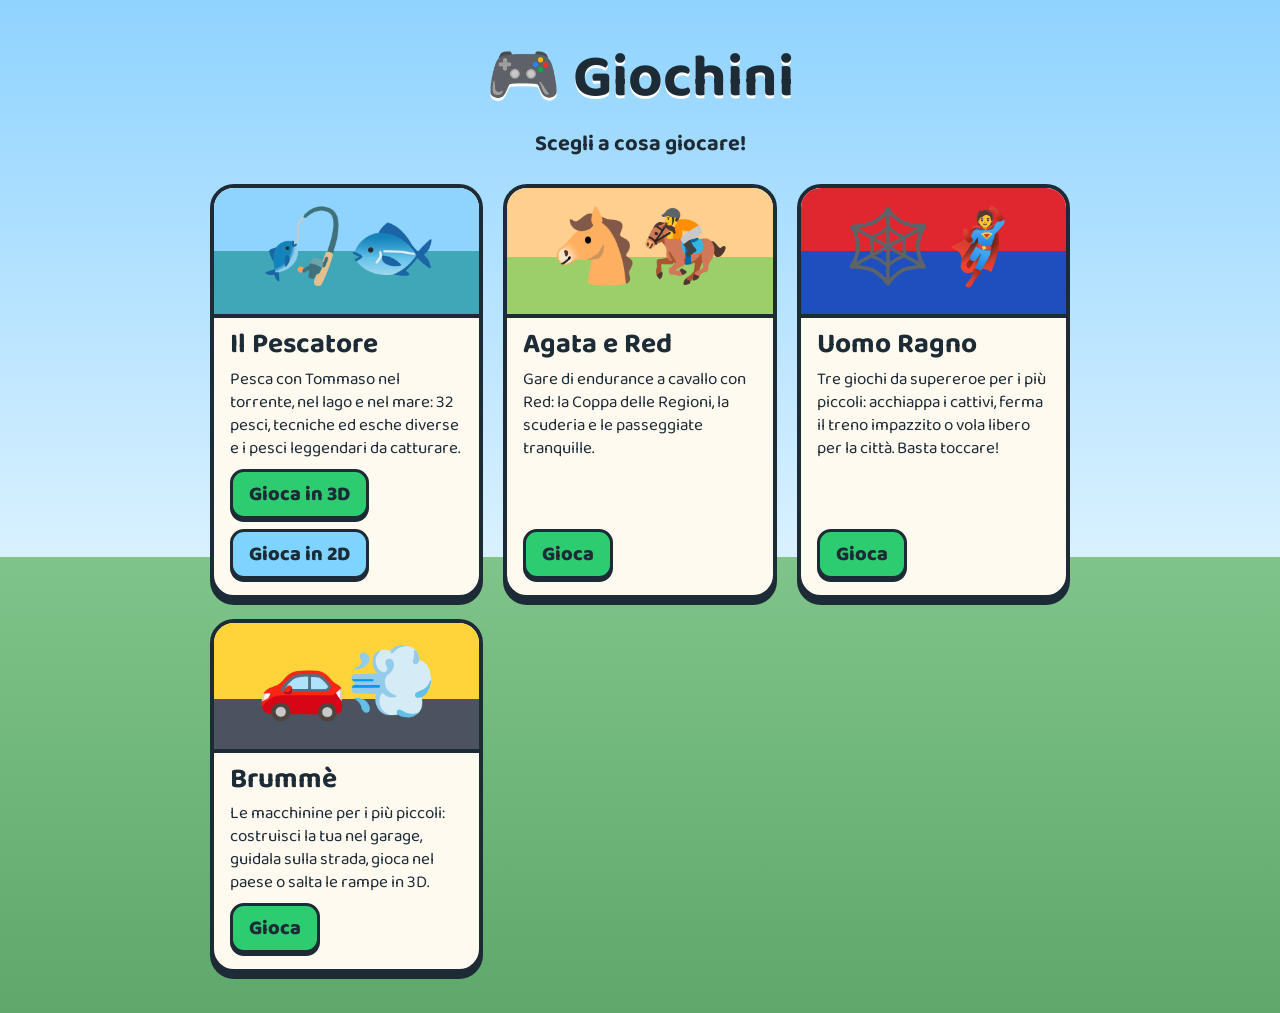
<file: index.html>
<!doctype html>
<html lang="it">
<head>
<meta charset="utf-8">
<meta name="viewport" content="width=device-width,initial-scale=1">
<title>Giochini</title>
<meta name="mobile-web-app-capable" content="yes">
<meta name="apple-mobile-web-app-capable" content="yes">
<meta name="apple-mobile-web-app-title" content="Giochini">
<meta name="apple-mobile-web-app-status-bar-style" content="black-translucent">
<link rel="manifest" href="manifest.webmanifest">
<link rel="icon" type="image/png" href="icone/icona-48.png">
<link rel="apple-touch-icon" href="icone/icona-180.png">
<script src="app.js" defer></script>
<link rel="preconnect" href="https://fonts.googleapis.com">
<link rel="preconnect" href="https://fonts.gstatic.com" crossorigin>
<link href="https://fonts.googleapis.com/css2?family=Baloo+2:wght@500;700;800&display=swap" rel="stylesheet">
<style>
  :root{ --ink:#1d2b36; --paper:#fffaf0; --font:'Baloo 2','Trebuchet MS','Segoe UI',sans-serif; }
  *{box-sizing:border-box}
  body{margin:0;min-height:100vh;font-family:var(--font);color:var(--ink);
    background:linear-gradient(#8fd3ff, #d9f1ff 55%, #7fc48a 55%, #5ea86b);
    display:flex;flex-direction:column;align-items:center;padding:24px 16px 40px}
  h1{font-size:clamp(34px,7vw,60px);margin:6px 0 0;text-shadow:0 3px 0 #fff}
  .sub{margin:0 0 22px;font-size:clamp(16px,2.6vw,22px);font-weight:700}
  .games{display:grid;grid-template-columns:repeat(auto-fit,minmax(260px,1fr));gap:20px;width:min(100%,860px)}
  .game{background:var(--paper);border:4px solid var(--ink);border-radius:24px;box-shadow:0 6px 0 var(--ink);overflow:hidden;display:flex;flex-direction:column}
  .art{height:130px;display:flex;align-items:center;justify-content:center;font-size:72px;border-bottom:4px solid var(--ink)}
  .art.fish{background:linear-gradient(#8fd3ff 50%, #3fa7b8 50%)}
  .art.horse{background:linear-gradient(#ffcf8f 55%, #9ccf6a 55%)}
  .art.spider{background:linear-gradient(#e0262f 50%, #1f4fbf 50%)}
  .art.car{background:linear-gradient(#ffd43b 60%, #4b5361 60%)}
  .body{padding:12px 16px 16px;display:flex;flex-direction:column;gap:8px;flex:1}
  .body h2{margin:0;font-size:28px;line-height:1.1}
  .body p{margin:0;font-size:17px;line-height:1.35;flex:1}
  .btns{display:flex;gap:10px;flex-wrap:wrap}
  .play{display:inline-block;text-decoration:none;color:var(--ink);font-weight:800;font-size:20px;
    background:#2ecc71;border:3px solid var(--ink);border-radius:14px;padding:6px 16px;box-shadow:0 3px 0 var(--ink)}
  .play.alt{background:#7fd3ff}
  #installa{margin:0 0 20px;font-family:inherit;cursor:pointer}
  #installa[hidden]{display:none}
  .play:active{transform:translateY(2px);box-shadow:0 1px 0 var(--ink)}
</style>
</head>
<body>
  <h1>🎮 Giochini</h1>
  <p class="sub">Scegli a cosa giocare!</p>
  <button id="installa" class="play alt" type="button" hidden>📲 Installa come app</button>
  <div class="games">
    <div class="game">
      <div class="art fish">🎣🐟</div>
      <div class="body">
        <h2>Il Pescatore</h2>
        <p>Pesca con Tommaso nel torrente, nel lago e nel mare: 32 pesci, tecniche ed esche diverse e i pesci leggendari da catturare.</p>
        <div class="btns">
          <a class="play" href="il-pescatore/3d.html">Gioca in 3D</a>
          <a class="play alt" href="il-pescatore/index.html">Gioca in 2D</a>
        </div>
      </div>
    </div>
    <div class="game">
      <div class="art horse">🐴🏇</div>
      <div class="body">
        <h2>Agata e Red</h2>
        <p>Gare di endurance a cavallo con Red: la Coppa delle Regioni, la scuderia e le passeggiate tranquille.</p>
        <div class="btns">
          <a class="play" href="cavalli/index.html">Gioca</a>
        </div>
      </div>
    </div>
    <div class="game">
      <div class="art spider">🕸️🦸</div>
      <div class="body">
        <h2>Uomo Ragno</h2>
        <p>Tre giochi da supereroe per i più piccoli: acchiappa i cattivi, ferma il treno impazzito o vola libero per la città. Basta toccare!</p>
        <div class="btns">
          <a class="play" href="uomo-ragno/index.html">Gioca</a>
        </div>
      </div>
    </div>
    <div class="game">
      <div class="art car">🚗💨</div>
      <div class="body">
        <h2>Brummè</h2>
        <p>Le macchinine per i più piccoli: costruisci la tua nel garage, guidala sulla strada, gioca nel paese o salta le rampe in 3D.</p>
        <div class="btns">
          <a class="play" href="brumme/index.html">Gioca</a>
        </div>
      </div>
    </div>
  </div>
</body>
</html>
</file>
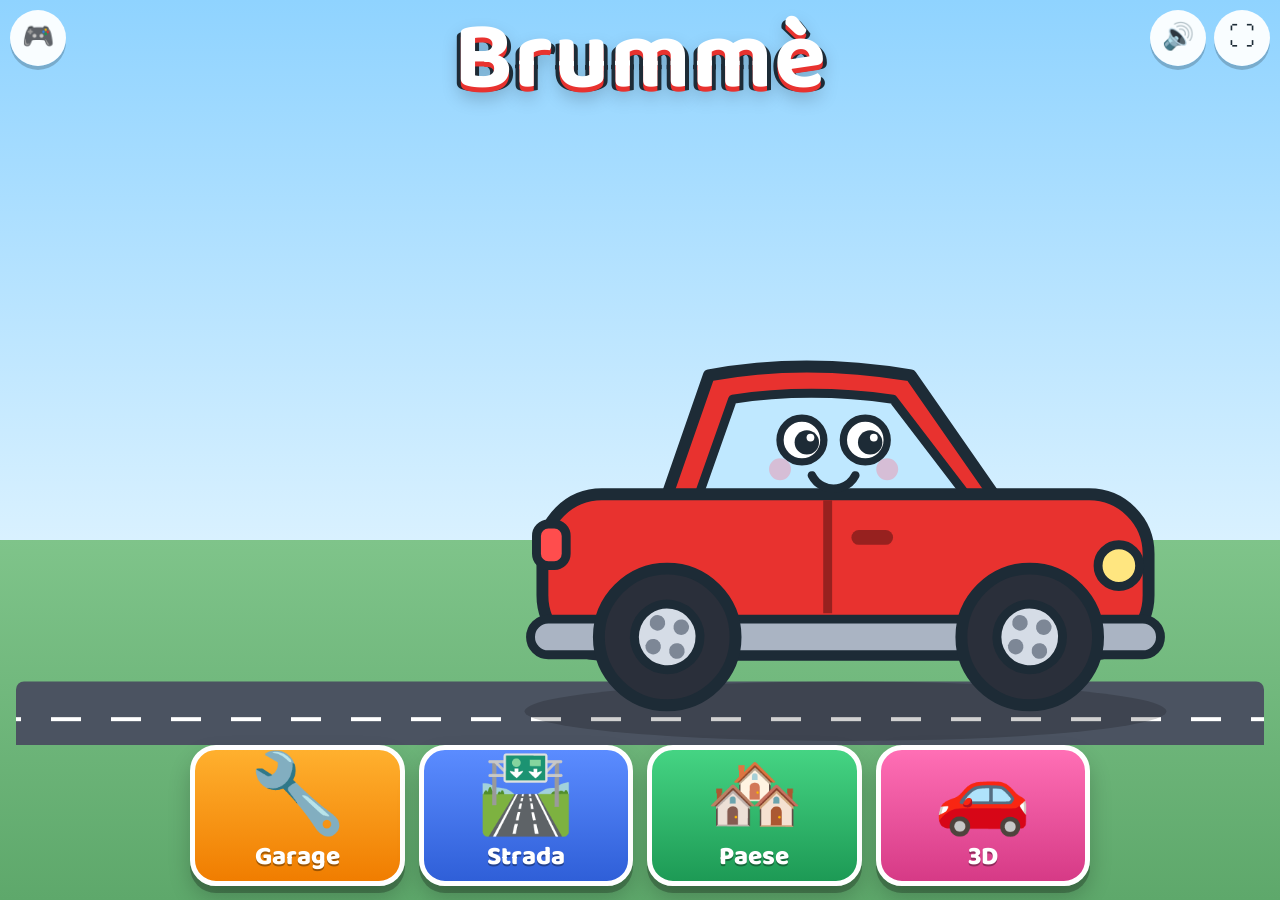
<file: brumme/index.html>
<!doctype html>
<html lang="it">
<head>
<meta charset="utf-8">
<meta name="viewport" content="width=device-width,initial-scale=1,maximum-scale=1,user-scalable=no,viewport-fit=cover">
<meta name="mobile-web-app-capable" content="yes">
<meta name="apple-mobile-web-app-capable" content="yes">
<meta name="apple-mobile-web-app-status-bar-style" content="black-translucent">
<title>Brummè</title>
<link rel="manifest" href="../manifest.webmanifest">
<link rel="icon" type="image/png" href="../icone/icona-48.png">
<link rel="apple-touch-icon" href="../icone/icona-180.png">
<script src="../app.js" defer></script>
<link rel="preconnect" href="https://fonts.googleapis.com">
<link rel="preconnect" href="https://fonts.gstatic.com" crossorigin>
<link href="https://fonts.googleapis.com/css2?family=Baloo+2:wght@600;800&display=swap" rel="stylesheet">
<link rel="stylesheet" href="comune.css">
<style>
body{background:linear-gradient(#8fd3ff,#d9f1ff 60%,#7fc48a 60%,#5ea86b);display:flex;flex-direction:column;align-items:center;
  padding:calc(12px + env(safe-area-inset-top)) 16px calc(14px + env(safe-area-inset-bottom))}
h1{margin:0;font-size:clamp(48px,11vh,96px);line-height:1;color:#fff;letter-spacing:1px;
  text-shadow:0 5px 0 #e8322f,4px 4px 0 #1d2b36,-4px 4px 0 #1d2b36,0 10px 18px rgba(0,0,0,.25);animation:pulse 2.4s ease-in-out infinite}
#stage{flex:1;width:100%;min-height:120px;display:block}
.modes{display:grid;grid-template-columns:repeat(4,1fr);gap:14px;width:min(100%,900px)}
.mode{border-radius:26px;border:5px solid #fff;padding:6px 6px 10px;font-size:clamp(18px,3.4vh,26px);font-weight:800;line-height:1.05;color:#fff;
  text-shadow:0 2px 0 rgba(0,0,0,.35);box-shadow:0 7px 0 rgba(0,0,0,.25),0 12px 22px rgba(0,0,0,.2);display:flex;flex-direction:column;align-items:center;gap:2px;text-decoration:none}
.mode:active{transform:translateY(5px);box-shadow:0 2px 0 rgba(0,0,0,.25)}
.mode .ic{font-size:clamp(46px,11vh,78px);line-height:1.1;text-shadow:none}
.m1{background:linear-gradient(#ffb02e,#f07d00)}
.m2{background:linear-gradient(#5b8cff,#2f5fd8)}
.m3{background:linear-gradient(#45d483,#1d9a55)}
.m4{background:linear-gradient(#ff6fb5,#d63a86)}
@media (orientation:portrait){ .modes{grid-template-columns:1fr 1fr} }
</style>
</head>
<body>
<div class="bar left"><a class="round" href="../index.html" aria-label="Tutti i giochi">🎮</a></div>
<div class="bar right"><button class="round" id="soundBtn" aria-label="Suono">🔊</button></div>

<h1>Brummè</h1>
<canvas id="stage"></canvas>
<div class="modes">
  <a class="mode m1" href="garage.html" data-say="Garage!"><span class="ic">🔧</span>Garage</a>
  <a class="mode m2" href="strada.html" data-say="Strada!"><span class="ic">🛣️</span>Strada</a>
  <a class="mode m3" href="paese.html" data-say="Paese!"><span class="ic">🏘️</span>Paese</a>
  <a class="mode m4" href="3d.html" data-say="Brummè 3D!"><span class="ic">🚗</span>3D</a>
</div>

<script src="comune.js"></script>
<script>
(function(){
'use strict';
const B = window.Brumme, cv = document.getElementById('stage');
let t = 0, hop = 0, hopV = 0, happy = 0, blink = 0, x = null, last = performance.now();

cv.addEventListener('pointerdown', () => {
  B.sfx.clacson(); B.say('Brummè!', 300);
  hopV = -520; happy = 1.2;
});
document.querySelectorAll('.mode').forEach(a => a.addEventListener('click', e => {
  e.preventDefault(); B.sfx.brum(); B.say(a.dataset.say);
  setTimeout(() => location.href = a.getAttribute('href'), 650);
}));

function frame(now){
  const dt = Math.min(0.05, (now - last) / 1000); last = now; t += dt;
  const { c, w, h } = B.fitCanvas(cv);
  c.clearRect(0, 0, w, h);
  const car = B.save.car;
  const s = Math.min(w / 420, h / (B.carHeight(car) + 40));
  // strada
  const gy = h - 10;
  c.fillStyle = '#4b5361'; B.rr(c, 0, gy - 18 * s, w, 26 * s, 8); c.fill();
  c.fillStyle = '#fff';
  for (let i = -1; i < w / 60 + 1; i++) c.fillRect(i * 60 - (t * 120 % 60), gy - 6 * s, 30, 4);
  // la macchinina va avanti e indietro un pochino
  if (x === null) x = w / 2;
  x = w / 2 + Math.sin(t * 0.7) * w * 0.22;
  hopV += 1600 * dt; hop += hopV * dt; if (hop > 0){ hop = 0; hopV = 0; }
  happy -= dt; blink -= dt; if (blink < -3.5) blink = 0.15;
  const dir = Math.cos(t * 0.7);
  B.drawCar(c, car, x, gy - 10 * s + hop, s, { wheelRot:t * 6, flip:dir < 0, happy:happy > 0, blink:blink > 0, t, arm:(Math.sin(t * 2) + 1) / 2 });
  requestAnimationFrame(frame);
}
requestAnimationFrame(frame);
})();
</script>
<script src="../schermo-intero.js" data-after="soundBtn"></script>
</body>
</html>
</file>
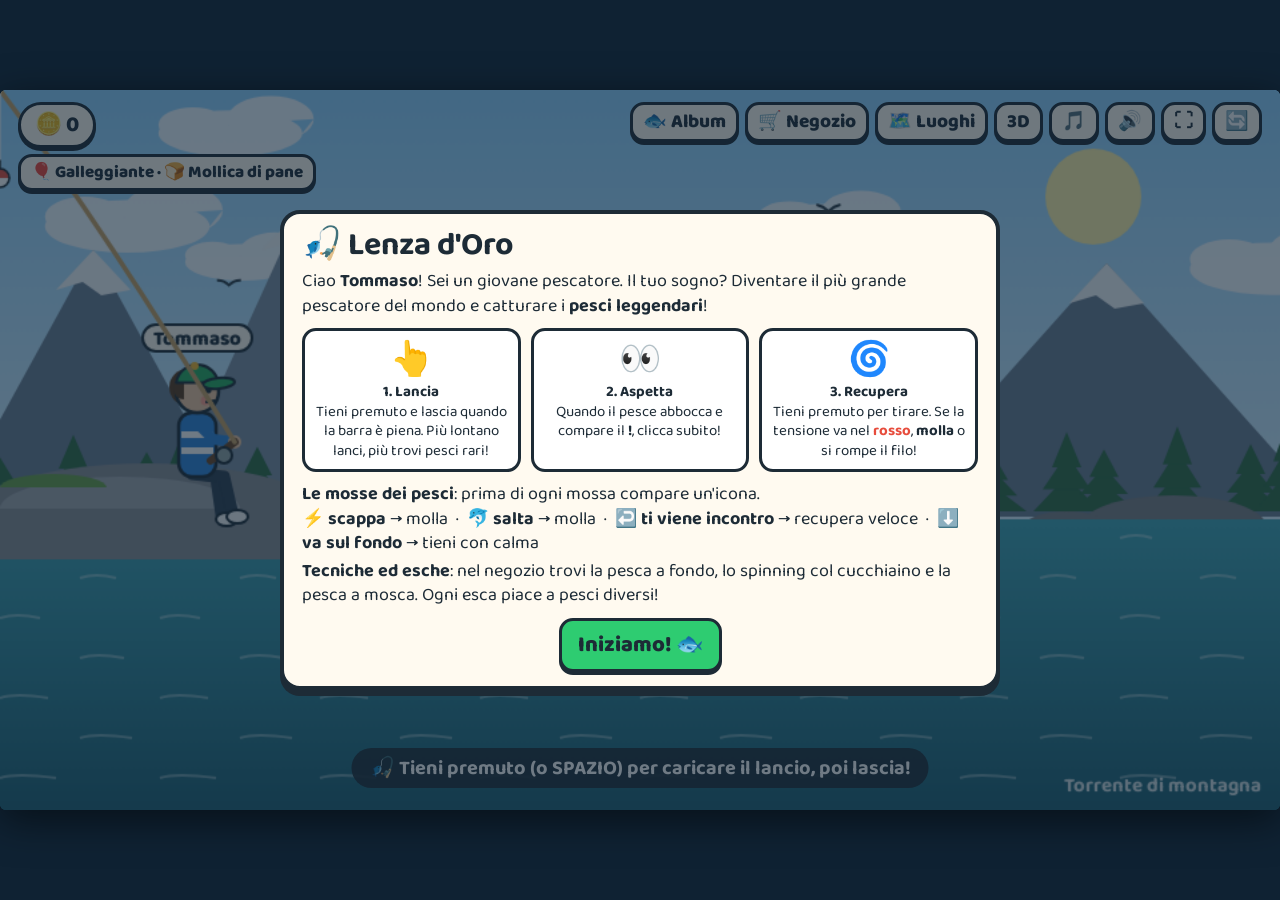
<file: il-pescatore/index.html>
<!doctype html>
<html lang="it">
<head>
<meta charset="utf-8">
<meta name="viewport" content="width=device-width,initial-scale=1,user-scalable=no,viewport-fit=cover">
<meta name="theme-color" content="#0f2233">
<!-- aperto dall'icona sulla schermata Home: a tutto schermo, senza barre del browser -->
<meta name="mobile-web-app-capable" content="yes">
<meta name="apple-mobile-web-app-capable" content="yes">
<meta name="apple-mobile-web-app-status-bar-style" content="black-translucent">
<title>Lenza d'Oro</title>
<link rel="manifest" href="../manifest.webmanifest">
<link rel="icon" type="image/png" href="../icone/icona-48.png">
<link rel="apple-touch-icon" href="../icone/icona-180.png">
<script src="../app.js" defer></script>
<link rel="preconnect" href="https://fonts.googleapis.com">
<link rel="preconnect" href="https://fonts.gstatic.com" crossorigin>
<link href="https://fonts.googleapis.com/css2?family=Baloo+2:wght@500;700;800&display=swap" rel="stylesheet">
<style>
  :root{
    --ink:#1d2b36; --paper:#fffaf0; --accent:#e74c3c; --gold:#f5b82e; --ok:#2ecc71; --blue:#2e86de;
    --font:'Baloo 2','Trebuchet MS','Segoe UI',sans-serif;
  }
  *{box-sizing:border-box}
  html,body{margin:0;height:100%;background:#0f2233;color:var(--ink);font-family:var(--font);overflow:hidden;
    -webkit-user-select:none;user-select:none;-webkit-tap-highlight-color:transparent}
  #wrap{position:absolute;left:50%;top:50%;transform:translate(-50%,-50%);
    width:min(100vw,calc(100vh*16/9));width:min(100vw,calc(100dvh*16/9));aspect-ratio:16/9;   /* dvh = altezza davvero visibile sui telefoni */overflow:hidden;border-radius:6px;box-shadow:0 10px 40px #0008}
  canvas#c{position:absolute;inset:0;width:100%;height:100%;touch-action:none;display:block;cursor:pointer}
  .hud{position:absolute;top:1.6%;left:1.4%;right:1.4%;display:flex;justify-content:space-between;align-items:flex-start;pointer-events:none;gap:8px}
  .pill{pointer-events:auto;background:var(--paper);border:3px solid var(--ink);border-radius:999px;padding:2px 14px;
    font-weight:800;font-size:clamp(13px,2.2vw,22px);box-shadow:0 3px 0 var(--ink)}
  .btns{display:flex;gap:6px;flex-wrap:wrap;justify-content:flex-end}
  button{font-family:var(--font);font-weight:800;cursor:pointer;color:var(--ink)}
  .hb{pointer-events:auto;background:var(--paper);border:3px solid var(--ink);border-radius:14px;
    padding:2px 10px;font-size:clamp(12px,1.9vw,19px);box-shadow:0 3px 0 var(--ink)}
  .hb:active{transform:translateY(2px);box-shadow:0 1px 0 var(--ink)}
  .hb:disabled{opacity:.45;cursor:not-allowed}
  .hb.off{opacity:.55;position:relative}
  .hb.off::after{content:'';position:absolute;left:15%;right:15%;top:48%;height:3px;background:#e74c3c;border-radius:2px;transform:rotate(-35deg)}
  #msg{position:absolute;left:50%;bottom:3%;transform:translateX(-50%);background:#1d2b36e6;color:#fff;
    padding:4px 18px;border-radius:999px;font-weight:700;font-size:clamp(12px,2vw,20px);white-space:nowrap;pointer-events:none;
    max-width:94%;overflow:hidden;text-overflow:ellipsis}
  #overlay{position:absolute;inset:0;background:#0f223399;display:none;align-items:center;justify-content:center;padding:2%}
  #overlay.show{display:flex}
  .panel{background:var(--paper);border:4px solid var(--ink);border-radius:20px;box-shadow:0 6px 0 var(--ink);
    width:min(92%,720px);max-height:94%;overflow:auto;padding:14px 18px;position:relative}
  .panel h2{margin:0 0 6px;font-size:clamp(20px,3.2vw,32px);line-height:1.1}
  .panel p{margin:4px 0;font-size:clamp(13px,1.8vw,18px);line-height:1.35}
  .close{position:absolute;top:8px;right:10px;background:var(--accent);color:#fff;border:3px solid var(--ink);border-radius:12px;
    font-size:18px;width:38px;height:38px;line-height:1}
  .big{background:var(--ok);border:3px solid var(--ink);border-radius:14px;padding:6px 16px;font-size:clamp(15px,2.2vw,22px);box-shadow:0 3px 0 var(--ink)}
  .big.alt{background:#7fd3ff}
  .big:disabled{opacity:.45;cursor:not-allowed}
  .row{display:flex;gap:10px;align-items:center;justify-content:center;flex-wrap:wrap;margin-top:10px}
  .card{text-align:center}
  .card canvas{width:min(100%,360px);height:auto}
  .badge{display:inline-block;background:var(--gold);border:3px solid var(--ink);border-radius:10px;padding:0 10px;font-weight:800;margin:0 4px;
    animation:pop .5s ease-out}
  .badge.red{background:#ff7b6b}
  @keyframes pop{0%{transform:scale(.3)}70%{transform:scale(1.2)}100%{transform:scale(1)}}
  .kg{font-size:clamp(18px,2.6vw,26px);font-weight:800}
  .fact{background:#e8f4ff;border:2px dashed var(--blue);border-radius:12px;padding:6px 10px;text-align:left}
  .grid{display:grid;grid-template-columns:repeat(auto-fill,minmax(130px,1fr));gap:8px;margin:6px 0 12px}
  .cell{border:3px solid var(--ink);border-radius:12px;padding:4px;text-align:center;background:#fff;font-size:14px;line-height:1.2}
  .cell.legend{background:#fff4cf}
  .cell canvas{width:100%;height:auto}
  .cell b{display:block;font-size:15px}
  .shop{display:flex;flex-direction:column;gap:10px;margin-top:8px}
  .item{display:flex;align-items:center;gap:12px;border:3px solid var(--ink);border-radius:14px;padding:8px 12px;background:#fff}
  .item .ico{font-size:34px}
  .item .txt{flex:1;font-size:clamp(13px,1.8vw,17px);line-height:1.25}
  .item .lv{display:flex;gap:3px;margin-top:3px}
  .item .lv i{width:16px;height:10px;border:2px solid var(--ink);border-radius:3px;background:#ddd}
  .item .lv i.on{background:var(--gold)}
  .places{display:grid;grid-template-columns:repeat(auto-fit,minmax(170px,1fr));gap:10px;margin-top:8px}
  .place{border:3px solid var(--ink);border-radius:14px;overflow:hidden;background:#fff;text-align:center;padding-bottom:8px}
  .place .sky{height:70px}
  .place b{display:block;margin:6px 0 4px;font-size:17px}
  .steps{display:grid;grid-template-columns:repeat(auto-fit,minmax(170px,1fr));gap:10px;margin:10px 0}
  .step{border:3px solid var(--ink);border-radius:14px;padding:8px;background:#fff;text-align:center;font-size:15px;line-height:1.3}
  .step .e{font-size:34px}
</style>
</head>
<body>
<div id="wrap">
  <canvas id="c"></canvas>
  <div class="hud">
    <div class="hudLeft"><div class="pill" id="coins">🪙 0</div><button class="hb" id="bTech">🎈</button></div>
    <div class="btns">
      <button class="hb" id="bAlbum">🐟 Album</button>
      <button class="hb" id="bShop">🛒 Negozio</button>
      <button class="hb" id="bPlaces">🗺️ Luoghi</button>
      <a class="hb" href="3d.html" style="text-decoration:none;color:var(--ink);font-weight:800">3D</a>
      <button class="hb" id="bMusic" title="Musica">🎵</button>
      <button class="hb" id="bSound" title="Effetti sonori">🔊</button>
      <button class="hb" id="bFull" title="Schermo intero">⛶</button>
      <button class="hb" id="bReset" title="Ricomincia da zero">🔄</button>
    </div>
  </div>
  <div id="msg"></div>
  <div id="overlay"><div class="panel" id="panel"></div></div>
</div>

<script src="gioco-comune.js"></script>
<script>
'use strict';
/* =========================================================
   LENZA D'ORO — prototipo di gioco di pesca
   ========================================================= */

const W = 960, H = 540, WATER = 322;

/* ---------------- CANVAS ---------------- */
const cv = document.getElementById('c'), ctx = cv.getContext('2d');
function fit(){ const d = Math.min(window.devicePixelRatio||1, 2); cv.width = W*d; cv.height = H*d; ctx.setTransform(d,0,0,d,0,0); }
fit(); window.addEventListener('resize', fit);


/* ---------------- STATO DI GIOCO ---------------- */
let S = 'idle', T = 0, now = 0;      // stato corrente e tempo trascorso nello stato
let holding = false;
let power = 0, castX = 0, castFrom = {x:0,y:0};
let bob = {x:0, y:0, under:0};
let waitT = 0, nibT = 0, nibble = 0, biteT = 0;
let fish = null, kg = 0;
let R = null;                         // stato del recupero
let tip = {x:0,y:0};
let particles = [], ripples = [], clouds = [], birds = [];
let tmpMsg = {t:'', until:0};
let reelTick = 0, warnTick = 0;
let shake = 0, omen = false;
let tech = 'galleggiante', spinT = 0, startDist = 100;   // tecnica del lancio in corso

for (let i=0;i<5;i++) clouds.push({x:rand(0,W), y:rand(30,140), s:rand(.6,1.3), v:rand(6,14)});
for (let i=0;i<3;i++) birds.push({x:rand(0,W), y:rand(60,160), v:rand(20,40), p:rand(0,6)});

function setState(s){ S = s; T = 0; }
function say(t, d=2.2){ tmpMsg = {t, until: now + d}; }

function seat(){ // punto dove siede il personaggio (dipende dal luogo)
  const id = place().id;
  if (id==='torrente') return {x:150, y:292};
  if (id==='lago') return {x:160, y:300};
  return {x:165, y:290};
}

/* ---------------- INPUT ---------------- */
function press(){
  audio();
  if (UI.open) return;
  holding = true;
  if (S==='idle'){ setState('charge'); }
  else if (S==='wait'){
    if (nibble > 0) say('Era solo un assaggio! Aspetta che il galleggiante vada SOTTO 👀');
    else say('Shh... aspetta che abbocchi!');
    waitT += 1.2;
  }
  else if (S==='bite'){ startReel(startDist); }
}
function release(){
  holding = false;
  if (S==='charge'){ doCast(); }
}
cv.addEventListener('pointerdown', e => { e.preventDefault(); press(); });
window.addEventListener('pointerup', release);
window.addEventListener('pointercancel', release);
cv.addEventListener('contextmenu', e => e.preventDefault());
window.addEventListener('keydown', e => { if (e.code==='Space'){ e.preventDefault(); if (!e.repeat) press(); } });
window.addEventListener('keyup', e => { if (e.code==='Space'){ e.preventDefault(); release(); } });

/* ---------------- LOGICA ---------------- */
function doCast(){
  castX = 300 + power * 600;
  castFrom = {x: tip.x, y: tip.y};
  SFX.cast();
  setState('cast');
}

function startReel(d = 100){
  SFX.bite();
  const b = BEHAVIOR[fish.beh];
  const quickStart = b.firstRun || fish.legend;
  R = { dist:d, ten:30, mode:'calm', modeT: quickStart ? .5 : rand(1.2,2.2), dur:1, next:null, forced: b.firstRun ? 'run' : null,
        slack:0, over:0, sway:0, depth:0, angry:false, drum:0 };
  if (fish.legend){ shake = 8; say(`⭐ È ${fish.name.toUpperCase()}, IL PESCE LEGGENDARIO! ⭐`, 3); }
  setState('reel');
}

function nextMove(){
  if (R.forced){ const m = R.forced; R.forced = null; return m; }
  const entries = Object.entries(BEHAVIOR[fish.beh].moves);
  let r = Math.random() * entries.reduce((a,[,w]) => a + w, 0);
  for (const [m, w] of entries){ r -= w; if (r <= 0) return m; }
  return entries[0][0];
}
function splashAt(x, n, big){
  for (let i=0;i<n;i++) particles.push({x, y:WATER, vx:rand(-120,120)*(big?1.6:1), vy:rand(-280,-80)*(big?1.3:1), life:1, c:'#e9f8ff', r:rand(2,5)});
  ripples.push({x, y:WATER, r:6, a:1});
}
function enterMove(m){
  const b = BEHAVIOR[fish.beh];
  R.mode = m;
  R.modeT = R.dur = m==='run' ? rand(.8,1.3)*b.len : m==='dive' ? rand(1.4,2.2)*b.len : m==='charge' ? rand(.9,1.4) : 1.0;
  if (m==='run'){ splashAt(bob.x, 12); SFX.splash(); }
  if (m==='jump'){ splashAt(bob.x, 18, true); SFX.splash(); shake = fish.legend ? 8 : 4; }
  if (m==='charge'){ SFX.whoosh(); }
  if (m==='dive'){ for (let i=0;i<10;i++) particles.push({x:bob.x+rand(-10,10), y:WATER, vx:rand(-20,20), vy:rand(-90,-30), life:.6, c:'#ffffffaa', r:rand(1,3)}); }
}

function lose(text, snapped){
  if (fish && fish.legend){ save.pity[place().id] = 15; persist(); text = '⭐ Il leggendario è scappato... ma tornerà! 💪 ' + text; }
  if (snapped) SFX.snap(); else SFX.lose();
  shake = snapped ? 6 : 0;
  say(text, 2.6);
  ripples.push({x:bob.x, y:WATER, r:4, a:1});
  setState('lost');
}

function catchFish(){
  if (fish.legend){ SFX.legend(); shake = 10; } else SFX.win();
  for (let i=0;i<30;i++) particles.push({x:bob.x, y:WATER, vx:rand(-160,160), vy:rand(-320,-120), life:1, c:'#bfe9ff', r:rand(2,5)});
  setState('caught');
  showCard(fish, kg);
}

function update(dt){
  now += dt; T += dt;
  const st = seat();

  // tip della canna: si piega con la tensione
  const bend = S==='reel' ? R.ten * 0.8 : S==='bite' ? (tech==='fondo' ? 45 : 30) : (S==='wait' && tech==='fondo' ? 10 : S==='spin' && holding ? 14 : 0);
  if (S==='charge'){ tip = {x: st.x + 70, y: st.y - 175}; }
  else tip = {x: st.x + 150 - bend*0.4, y: st.y - 150 + bend};
  // la canna trema quando è molto tesa o quando il pesce strattona
  let vib = 0;
  if (S==='reel') vib = Math.max(0, (R.ten - 60) / 40) * 6 + (holding && (R.mode==='run' || R.mode==='jump') ? 2 : 0) + (R.mode==='warn' ? 1.5 : 0);
  if (S==='bite') vib = fish.legend ? 5 : tech==='fondo' ? 6 : 2.5;
  if (S==='wait' && tech==='fondo' && nibble > 0) vib = 2.5;   // a fondo l'assaggio si vede sulla punta della canna
  tip.x += Math.sin(now*70) * vib; tip.y += Math.cos(now*57) * vib;
  shake = Math.max(0, shake - dt*14);

  if (S==='charge'){
    const p = (T * 0.9) % 2; power = p < 1 ? p : 2 - p;     // barra che va avanti e indietro
  }
  else if (S==='cast'){
    const p = clamp(T / 0.85, 0, 1);
    bob.x = lerp(castFrom.x, castX, p);
    bob.y = lerp(castFrom.y, WATER, p) - Math.sin(p*Math.PI) * 130;
    if (p >= 1){
      SFX.splash();
      for (let i=0;i<14;i++) particles.push({x:castX, y:WATER, vx:rand(-80,80), vy:rand(-200,-60), life:1, c:'#d6f3ff', r:rand(2,4)});
      ripples.push({x:castX, y:WATER, r:4, a:1});
      bob.x = castX; bob.y = WATER; bob.under = 0;
      fish = pickFishFor(power); kg = rollWeightFor(fish, power); omen = false;
      tech = save.tech; startDist = 100;
      if (tech === 'spinning'){
        spinT = rand(1.2, 4) * (1 - baitQ()*.12);   // secondi di recupero prima dell'attacco
        setState('spin');
      } else {
        waitT = rand(2, 5) * TECH_WAIT[tech] * (1 - baitQ()*0.13);
        nibT = rand(.6, 1.5); nibble = 0;
        if (fish.legend) waitT += 2.5;
        setState('wait');
      }
    }
  }
  else if (S==='wait'){
    if (place().id==='torrente') bob.x -= dt * 4;   // la corrente trascina un po'
    waitT -= dt; nibT -= dt; nibble = Math.max(0, nibble - dt);
    if (nibT <= 0 && waitT > 0.6){
      nibble = .25; nibT = rand(.7, 1.8);
      if (tech === 'fondo') SFX.tink();
      else if (tech === 'mosca'){ SFX.rise(); ripples.push({x:bob.x + rand(-30, 30), y:WATER, r:3, a:.8}); }   // un pesce sale a guardare
      else { SFX.nibble(); ripples.push({x:bob.x, y:WATER, r:3, a:.7}); }
    }
    if (tech === 'fondo') bob.y = WATER + 110;                       // il piombo sta sul fondo
    else if (tech === 'mosca') bob.y = WATER - 1 + Math.sin(now*2)*1;
    else bob.y = WATER + Math.sin(now*3)*1.5 + (nibble>0 ? 5 : 0);
    if (fish.legend && !omen && T > 1){ omen = true; SFX.omen(); shake = 3; say('😮 Un\'ombra ENORME passa sotto la tua esca...', 3.5); }
    if (waitT <= 0){
      biteT = TECH_BITE[tech] + baitQ()*0.08;
      if (tech === 'fondo') SFX.bell(); else if (tech === 'mosca') SFX.splash(); else SFX.bite();
      const n = fish.legend ? 30 : 10;
      for (let i=0;i<n;i++) particles.push({x:bob.x, y:WATER, vx:rand(-90,90)*(fish.legend?2:1), vy:rand(-180,-60)*(fish.legend?1.6:1), life:1, c:'#d6f3ff', r:rand(2,4)});
      if (fish.legend) shake = 7;
      setState('bite');
    }
  }
  else if (S==='spin'){
    // spinning: tenendo premuto l'esca nuota verso di te, i predatori la inseguono
    const endX = seat().x + 70;
    if (holding){ bob.x -= (70 + save.reel*10) * dt; bob.y = lerp(bob.y, WATER + 14, dt*4); spinT -= dt; }
    else { bob.y = Math.min(WATER + 45, bob.y + 18*dt); spinT -= dt*.3; }   // da ferma attira molto meno
    if (fish.legend && !omen && T > .8){ omen = true; SFX.omen(); shake = 3; say('😮 Un\'ombra ENORME insegue la tua esca...', 3.5); }
    if (spinT <= 0){
      startDist = clamp((bob.x - endX) / (castX - endX) * 100, 8, 100);
      splashAt(bob.x, fish.legend ? 30 : 14, fish.legend); SFX.splash();
      if (fish.legend) shake = 7;
      if (holding){ say('💥 Ferrata! Ha attaccato l\'esca!', 1.6); startReel(startDist); }
      else { biteT = TECH_BITE.spinning + baitQ()*.08; setState('bite'); }
    } else if (bob.x <= endX + 12){ say('Nessun attacco questa volta... rilancia! 🥄', 2.2); setState('idle'); }
  }
  else if (S==='bite'){
    if (tech === 'fondo'){ bob.y = WATER + 110; if (Math.floor(T*6) !== Math.floor((T-dt)*6)) SFX.tink(); }
    else bob.y = WATER + 14 + Math.sin(now*30)*(fish.legend ? 5 : 2);
    if (T > biteT){ lose('Troppo tardi! Ha mangiato l\'esca ed è scappato 😅'); }
  }
  else if (S==='reel'){
    const str = fish.str, b = BEHAVIOR[fish.beh];

    // --- sequenza delle mosse: calmo → avviso → mossa → calmo ...
    R.modeT -= dt;
    if (R.modeT <= 0){
      if (R.mode === 'calm'){
        R.next = nextMove(); R.mode = 'warn'; R.modeT = R.dur = fish.legend ? .4 : .5;
        SFX.alert(); ripples.push({x:bob.x, y:WATER, r:4, a:.9});
      } else if (R.mode === 'warn'){
        enterMove(R.next);
      } else {
        if (R.mode === 'jump'){ splashAt(bob.x + 60, 22, true); SFX.splash(); shake = Math.max(shake, fish.legend ? 7 : 3); }
        R.mode = 'calm';
        R.modeT = R.dur = rand(b.rest[0], b.rest[1]) * (1 - Math.min(str, 8)*0.03) * (R.angry ? .75 : 1);
      }
    }
    // il leggendario si arrabbia a metà strada
    if (fish.legend && !R.angry && R.dist < 50){ R.angry = true; shake = 7; SFX.omen(); say('😡 Si è arrabbiato! Tieni duro, ' + HERO + '!', 2.5); }
    if (fish.legend){ R.drum -= dt; if (R.drum <= 0){ SFX.drum(); R.drum = R.angry ? .42 : .7; } }

    // --- fisica del filo: ogni mossa ha la sua tensione "obiettivo" quando tieni premuto
    const rodK = save.rod * 6;
    const reelSpeed = (20 + save.reel*4) * Math.max(.6, 1.2 - str*0.07) * (1.1 - 0.3*Math.min(1, kg/fish.max));   // i pesci forti e grossi si recuperano più piano
    const P = Math.min(str, 7);   // quanto filo può strappare il pesce (limitato, così anche i giganti si possono prendere)
    const M = {
      calm:   { target: 22 + str*4,   k:2.2, hold:-reelSpeed,          free: .6 },
      warn:   { target: 26 + str*4,   k:2.2, hold:-reelSpeed*.5,       free: .6 },
      run:    { target: 80 + str*8,   k:4.5, hold: P*.6,               free: P*1.4 },
      dive:   { target: 45 + str*4.5, k:2.5, hold: 0,                  free: P*.5 },
      jump:   { target: 90 + str*6,   k:5.0, hold: P*.3,               free: 0 },
      charge: { target: 12,           k:3.0, hold:-reelSpeed*1.2,      free:-str*.6 },
    }[R.mode];
    if (holding){
      R.ten += (M.target - rodK - R.ten) * M.k * dt + (Math.random()-.5) * 30 * dt;
      R.dist += M.hold * dt;
      reelTick -= dt; if (reelTick <= 0){ SFX.click(); reelTick = .07; }
    } else {
      R.ten += (0 - R.ten) * (R.mode==='charge' ? 4 : 2.5) * dt;
      R.dist += M.free * dt;
    }
    R.ten = clamp(R.ten, 0, 110);
    R.dist = Math.min(R.dist, 100);
    R.sway += dt * (R.mode==='run' || R.mode==='charge' ? 9 : R.mode==='warn' ? 14 : 3);
    R.depth += ((R.mode==='dive' ? 70 : 0) - R.depth) * dt * 3;

    if (R.ten >= 100){ R.over += dt; warnTick -= dt; if (warnTick<=0){ SFX.warn(); warnTick=.12; } }
    else R.over = Math.max(0, R.over - dt);
    if (R.ten > 92) shake = Math.max(shake, 2.5);
    if (R.ten < 8) R.slack += dt * (R.mode==='charge' && !holding ? 2.2 : 1); else R.slack = Math.max(0, R.slack - dt*2);

    const endX = seat().x + 70;
    const wob = R.mode==='run' || R.mode==='charge' ? 14 : R.mode==='warn' ? 8 : 5;
    bob.x = endX + (castX - endX) * (R.dist/100) + Math.sin(R.sway)*wob;
    bob.y = WATER + 6 + Math.sin(R.sway*1.3)*3 + R.depth*.12;

    if (R.over > 0.3){
      const why = R.mode==='jump' ? 'Hai tirato mentre saltava!' : R.mode==='run' ? 'Hai tirato mentre scappava!' : R.mode==='dive' ? 'Sul fondo tirava troppo forte!' : 'Troppa tensione!';
      lose(`💥 Lenza spezzata! ${why}`, true);
    }
    else if (R.slack > 3.5) lose(R.mode==='charge' ? '🐟 Ti è venuto incontro e il filo era molle: si è liberato!' : '🐟 Lenza troppo molle: il pesce si è liberato!');
    else if (R.dist <= 0) catchFish();
  }
  else if (S==='lost'){
    if (T > 1.6) setState('idle');
  }

  // effetti
  particles.forEach(p => { p.vy += 600*dt; p.x += p.vx*dt; p.y += p.vy*dt; p.life -= dt*1.4; });
  particles = particles.filter(p => p.life > 0 && p.y < WATER + 8);
  ripples.forEach(r => { r.r += 40*dt; r.a -= dt*0.9; });
  ripples = ripples.filter(r => r.a > 0);
  if (S==='reel' && Math.random() < dt*3) ripples.push({x:bob.x, y:WATER, r:3, a:.6});
  clouds.forEach(c => { c.x += c.v*dt; if (c.x > W+120) c.x = -120; });
  birds.forEach(b => { b.x += b.v*dt; b.p += dt*8; if (b.x > W+30){ b.x = -30; b.y = rand(50,170); } });
}

/* ---------------- DISEGNO ---------------- */
function draw(){
  ctx.save();
  if (shake > 0) ctx.translate(rand(-shake, shake), rand(-shake, shake));
  drawScene();
  ctx.restore();
}
function drawScene(){
  const pl = place(), st = seat();
  // cielo
  let g = ctx.createLinearGradient(0,0,0,WATER);
  g.addColorStop(0, pl.sky[0]); g.addColorStop(1, pl.sky[1]);
  ctx.fillStyle = g; ctx.fillRect(0,0,W,WATER);
  // sole
  ctx.fillStyle = pl.id==='lago' ? '#ffb347' : '#fff3a8';
  ctx.beginPath(); ctx.arc(pl.id==='lago'?760:820, pl.id==='lago'?200:80, pl.id==='lago'?48:36, 0, Math.PI*2); ctx.fill();
  // nuvole
  ctx.fillStyle = '#ffffffd9';
  clouds.forEach(c => { ctx.beginPath(); ctx.ellipse(c.x, c.y, 50*c.s, 16*c.s, 0, 0, Math.PI*2); ctx.ellipse(c.x+28*c.s, c.y-10*c.s, 30*c.s, 16*c.s, 0, 0, Math.PI*2); ctx.ellipse(c.x-26*c.s, c.y-6*c.s, 24*c.s, 12*c.s, 0, 0, Math.PI*2); ctx.fill(); });

  // sfondo per luogo
  if (pl.id==='torrente') drawMountains();
  else if (pl.id==='lago') drawHills();
  else drawSea();

  // uccelli
  ctx.strokeStyle = '#2b3a46'; ctx.lineWidth = 2;
  birds.forEach(b => { const f = Math.sin(b.p)*5; ctx.beginPath(); ctx.moveTo(b.x-9, b.y-f); ctx.quadraticCurveTo(b.x-4, b.y-4, b.x, b.y); ctx.quadraticCurveTo(b.x+4, b.y-4, b.x+9, b.y-f); ctx.stroke(); });

  // acqua
  g = ctx.createLinearGradient(0,WATER,0,H);
  g.addColorStop(0, pl.water[0]); g.addColorStop(1, pl.water[1]);
  ctx.fillStyle = g; ctx.fillRect(0, WATER, W, H-WATER);
  drawWaves(pl);

  // ombra del leggendario che gira intorno al galleggiante
  if ((S==='wait' || S==='spin') && fish && fish.legend && omen){
    const sx = bob.x + Math.sin(now*.8)*170, dirS = Math.cos(now*.8) > 0 ? 1 : -1;
    drawFish(ctx, sx, WATER + 70, 190, fish, {dir:dirS, wig:now*3, sil:true, alpha:.3});
  }
  // spinning: un predatore insegue l'esca prima di attaccare
  if (S==='spin' && fish && spinT < 1.6){
    const a = (1.6 - spinT) / 1.6, rx = fish.legend ? 90 : 22 + Math.min(1, kg/fish.max) * 22;
    ctx.globalAlpha = a * .4; ctx.fillStyle = '#0a1a22';
    ctx.beginPath(); ctx.ellipse(bob.x + 18 + spinT*60, bob.y + 6, rx, rx*.3, 0, 0, Math.PI*2); ctx.fill();
    ctx.globalAlpha = 1;
  }
  // ombra del pesce che si avvicina (più grande se il pesce è grosso)
  if (S==='wait' && fish && !fish.legend && waitT < 1.6){
    const a = (1.6 - waitT) / 1.6, rx = 22 + Math.min(1, kg/fish.max) * 22;
    ctx.globalAlpha = a * .35; ctx.fillStyle = '#0a1a22';
    ctx.beginPath(); ctx.ellipse(bob.x + waitT*90, tech==='fondo' ? WATER + 100 : WATER + 40, rx, rx*.3, 0, 0, Math.PI*2); ctx.fill();
    ctx.globalAlpha = 1;
  }
  // pesce sott'acqua durante il recupero (o in volo quando salta)
  if (S==='reel'){
    const L = fishLen();
    if (R.mode !== 'jump'){
      const d = R.mode==='warn' ? (Math.sin(now*28) > 0 ? 1 : -1) : R.mode==='charge' ? -1 : 1;
      drawFish(ctx, bob.x + 18*d, WATER + 30 + L*0.1 + R.depth, L, fish, {dir:d, wig:R.sway*2, sil:true, alpha: fish.legend ? .6 : .45, glow: fish.legend});
    }
  }

  // increspature
  ripples.forEach(r => { ctx.strokeStyle = `rgba(255,255,255,${r.a*.7})`; ctx.lineWidth = 2; ctx.beginPath(); ctx.ellipse(r.x, r.y+2, r.r, r.r*.3, 0, 0, Math.PI*2); ctx.stroke(); });

  // appoggio + personaggio
  drawStand(pl, st);
  drawKid(st);

  // filo e galleggiante
  drawLine();

  // il pesce che salta fuori dall'acqua
  if (S==='reel' && R.mode==='jump'){
    const j = jumpPos();
    drawFish(ctx, j.x, j.y, fishLen(), fish, {dir:1, wig:now*30, rot:j.rot});
  }
  // icona di avviso: che mossa sta per fare il pesce
  if (S==='reel' && R.mode==='warn'){
    const s = 1 + Math.sin(now*25)*.1, x = bob.x + 10, y = WATER - 46;
    ctx.save(); ctx.translate(x, y); ctx.scale(s, s);
    ctx.fillStyle = '#fffaf0'; ctx.strokeStyle = '#1d2b36'; ctx.lineWidth = 3;
    ctx.beginPath(); ctx.arc(0, 0, 20, 0, Math.PI*2); ctx.fill(); ctx.stroke();
    ctx.beginPath(); ctx.moveTo(-6, 17); ctx.lineTo(0, 30); ctx.lineTo(6, 17); ctx.fill();
    ctx.font = '22px sans-serif'; ctx.textAlign = 'center'; ctx.textBaseline = 'middle';
    ctx.fillText(MOVE_ICON[R.next], 0, 2); ctx.textBaseline = 'alphabetic';
    ctx.restore();
  }

  // particelle
  particles.forEach(p => { ctx.globalAlpha = clamp(p.life,0,1); ctx.fillStyle = p.c; ctx.beginPath(); ctx.arc(p.x, p.y, p.r, 0, Math.PI*2); ctx.fill(); });
  ctx.globalAlpha = 1;

  // atmosfera da boss: bordi scuri durante la lotta col leggendario
  if (fish && fish.legend && (S==='reel' || S==='bite' || (S==='wait' && omen))){
    const v = ctx.createRadialGradient(W/2, H/2, H*.35, W/2, H/2, H*.95);
    v.addColorStop(0, 'rgba(10,10,30,0)'); v.addColorStop(1, R && R.angry && S==='reel' ? 'rgba(120,0,0,.45)' : 'rgba(10,10,30,.5)');
    ctx.fillStyle = v; ctx.fillRect(-20, -20, W+40, H+40);
  }

  // interfaccia nel canvas
  if (S==='charge') drawPower(st);
  if (S==='bite') drawBang(st);
  if (S==='reel') drawReelUI();
  ctx.font = '700 15px ' + getComputedStyle(document.body).fontFamily;
  ctx.fillStyle = '#ffffffcc'; ctx.textAlign = 'right';
  ctx.fillText(pl.name, W - 14, H - 14);
}

function drawMountains(){
  const m = [[-40,320,180,120],[120,320,330,90],[300,320,520,140],[480,320,700,100],[660,320,1000,130]];
  m.forEach(([a,b,c,top],i) => {
    const mx = (a+c)/2;
    ctx.fillStyle = i%2 ? '#7d8fa3' : '#6a7d92';
    ctx.beginPath(); ctx.moveTo(a,b); ctx.lineTo(mx, top); ctx.lineTo(c,b); ctx.fill();
    ctx.fillStyle = '#f4f8fb';
    ctx.beginPath(); ctx.moveTo(mx, top); ctx.lineTo(mx-28, top+30); ctx.lineTo(mx-8, top+24); ctx.lineTo(mx+6, top+34); ctx.lineTo(mx+28, top+30); ctx.closePath(); ctx.fill();
  });
  for (let i=0;i<22;i++){ const x = i*46 + (i%3)*9, h = 40 + (i*17)%30; drawPine(x, WATER+2, h); }
  // rocce a destra
  ctx.fillStyle = '#7b7f84';
  ctx.beginPath(); ctx.ellipse(880, WATER+6, 70, 24, 0, Math.PI, 0); ctx.fill();
  ctx.beginPath(); ctx.ellipse(800, WATER+8, 34, 14, 0, Math.PI, 0); ctx.fill();
}
function drawPine(x, base, h){
  ctx.fillStyle = '#5b3b22'; ctx.fillRect(x-2, base-8, 4, 8);
  ctx.fillStyle = '#2f6b45';
  for (let k=0;k<3;k++){ const y = base - 8 - k*h*0.28; const w = (3-k)*7 + 4; ctx.beginPath(); ctx.moveTo(x-w, y); ctx.lineTo(x, y - h*0.45); ctx.lineTo(x+w, y); ctx.fill(); }
}
function drawHills(){
  ctx.fillStyle = '#8bbf6a'; ctx.beginPath(); ctx.moveTo(0, WATER);
  for (let x=0;x<=W;x+=20) ctx.lineTo(x, WATER - 60 - Math.sin(x/140)*28 - Math.sin(x/53)*8);
  ctx.lineTo(W, WATER); ctx.fill();
  ctx.fillStyle = '#6fa856'; ctx.beginPath(); ctx.moveTo(0, WATER);
  for (let x=0;x<=W;x+=20) ctx.lineTo(x, WATER - 26 - Math.sin(x/90+2)*14);
  ctx.lineTo(W, WATER); ctx.fill();
  // casetta
  ctx.fillStyle = '#f2e3c6'; ctx.fillRect(610, WATER-74, 34, 24);
  ctx.fillStyle = '#c0392b'; ctx.beginPath(); ctx.moveTo(604, WATER-74); ctx.lineTo(627, WATER-92); ctx.lineTo(650, WATER-74); ctx.fill();
  // canneto in primo piano
  for (let i=0;i<26;i++){
    const x = 820 + i*6 + (i%3)*3, h = 60 + (i*13)%40, sw = Math.sin(now*1.4 + i)*4;
    ctx.strokeStyle = '#4f7f2e'; ctx.lineWidth = 3;
    ctx.beginPath(); ctx.moveTo(x, WATER+20); ctx.quadraticCurveTo(x+sw*.5, WATER+20-h*.5, x+sw, WATER+20-h); ctx.stroke();
    if (i%3===0){ ctx.fillStyle = '#7a4a24'; ctx.beginPath(); ctx.ellipse(x+sw, WATER+14-h, 4, 11, 0, 0, Math.PI*2); ctx.fill(); }
  }
}
function drawSea(){
  // isola lontana
  ctx.fillStyle = '#8fb8c9';
  ctx.beginPath(); ctx.moveTo(560, WATER); ctx.quadraticCurveTo(640, WATER-50, 720, WATER-12); ctx.quadraticCurveTo(760, WATER-20, 800, WATER); ctx.fill();
  // barca a vela
  const bx = 380 + Math.sin(now*.2)*40;
  ctx.fillStyle = '#fff'; ctx.beginPath(); ctx.moveTo(bx, WATER-6); ctx.lineTo(bx, WATER-50); ctx.lineTo(bx+26, WATER-8); ctx.fill();
  ctx.fillStyle = '#e74c3c'; ctx.beginPath(); ctx.moveTo(bx-20, WATER-6); ctx.lineTo(bx+34, WATER-6); ctx.lineTo(bx+26, WATER+2); ctx.lineTo(bx-12, WATER+2); ctx.fill();
  // faro su uno scoglio lontano
  ctx.fillStyle = '#6d7b84'; ctx.beginPath(); ctx.ellipse(909, WATER, 34, 14, 0, Math.PI, 0); ctx.fill();
  ctx.fillStyle = '#f4f4f4'; ctx.fillRect(900, WATER-80, 18, 72);
  ctx.fillStyle = '#e74c3c'; ctx.fillRect(900, WATER-60, 18, 12); ctx.fillRect(900, WATER-30, 18, 12);
  ctx.fillStyle = '#ffe680'; ctx.fillRect(898, WATER-92, 22, 12);
}
function drawWaves(pl){
  ctx.strokeStyle = 'rgba(255,255,255,.35)'; ctx.lineWidth = 2;
  const speed = pl.id==='torrente' ? -70 : 10;
  for (let row=0; row<7; row++){
    const y = WATER + 14 + row*30, off = ((now*speed*(1+row*.15)) % 120 + 120) % 120;
    for (let x=-120 + off + (row%2)*60; x<W; x+=120){
      ctx.beginPath(); ctx.moveTo(x, y); ctx.quadraticCurveTo(x+12, y-4, x+24 + row*3, y); ctx.stroke();
    }
  }
}

function drawStand(pl, st){
  if (pl.id==='torrente'){
    ctx.fillStyle = '#8a8e94'; ctx.beginPath(); ctx.ellipse(110, st.y+40, 150, 52, 0, Math.PI, 0); ctx.lineTo(260, WATER+30); ctx.lineTo(-40, WATER+30); ctx.fill();
    ctx.fillStyle = '#a3a8ae'; ctx.beginPath(); ctx.ellipse(90, st.y+22, 90, 24, 0, Math.PI, 0); ctx.fill();
    ctx.fillStyle = '#6aa04a'; ctx.beginPath(); ctx.ellipse(40, st.y+6, 40, 10, 0, Math.PI, 0); ctx.fill();
  } else if (pl.id==='lago'){
    ctx.fillStyle = '#7a4f2c';
    [30, 110, 200].forEach(x => ctx.fillRect(x, st.y+10, 10, WATER - st.y + 30));
    ctx.fillStyle = '#b07a46'; ctx.fillRect(0, st.y, 230, 14);
    ctx.strokeStyle = '#7a4f2c'; ctx.lineWidth = 2;
    for (let x=0;x<230;x+=26){ ctx.beginPath(); ctx.moveTo(x, st.y); ctx.lineTo(x, st.y+14); ctx.stroke(); }
  } else {
    ctx.fillStyle = '#9aa3a8'; ctx.fillRect(0, st.y, 240, WATER - st.y + 40);
    ctx.fillStyle = '#b8c0c4'; ctx.fillRect(0, st.y, 240, 10);
    ctx.strokeStyle = '#7d868b'; ctx.lineWidth = 2;
    ctx.save(); ctx.beginPath(); ctx.rect(0, st.y, 240, WATER - st.y + 40); ctx.clip();
    for (let y=st.y+10, r=0; y<WATER+40; y+=18, r++) for (let x=(r%2)*-20; x<240; x+=40){ ctx.strokeRect(x, y, 40, 18); }
    ctx.restore();
    // secchio
    ctx.fillStyle = '#2e86de'; ctx.beginPath(); ctx.moveTo(56, st.y); ctx.lineTo(60, st.y-26); ctx.lineTo(86, st.y-26); ctx.lineTo(90, st.y); ctx.fill();
  }
}

function drawKid(st){
  const x = st.x, y = st.y;
  const hand = {x: x + 26, y: y - 28 + (S==='reel' && holding ? Math.sin(now*25)*2 : 0)};
  ctx.lineCap = 'round'; ctx.lineJoin = 'round';
  // gambe penzoloni
  const swing = Math.sin(now*2)*4;
  ctx.strokeStyle = '#2c3e50'; ctx.lineWidth = 9;
  ctx.beginPath(); ctx.moveTo(x-6, y-4); ctx.lineTo(x+12, y-2); ctx.lineTo(x+16+swing, y+26); ctx.stroke();
  ctx.beginPath(); ctx.moveTo(x-2, y-4); ctx.lineTo(x+18, y-2); ctx.lineTo(x+24-swing, y+24); ctx.stroke();
  ctx.fillStyle = '#f5f5f5'; ctx.strokeStyle = '#1d2b36'; ctx.lineWidth = 2;
  ctx.beginPath(); ctx.ellipse(x+20+swing, y+30, 8, 5, 0, 0, Math.PI*2); ctx.fill(); ctx.stroke();
  ctx.beginPath(); ctx.ellipse(x+28-swing, y+28, 8, 5, 0, 0, Math.PI*2); ctx.fill(); ctx.stroke();
  // busto (maglia a righe)
  ctx.fillStyle = '#2e86de'; ctx.strokeStyle = '#1d2b36'; ctx.lineWidth = 2.5;
  roundRect(x-16, y-50, 28, 48, 10); ctx.fill(); ctx.stroke();
  ctx.fillStyle = '#ffffff'; ctx.fillRect(x-14, y-36, 24, 5); ctx.fillRect(x-14, y-24, 24, 5);
  // braccio
  ctx.strokeStyle = '#2e86de'; ctx.lineWidth = 8;
  ctx.beginPath(); ctx.moveTo(x-2, y-42); ctx.lineTo(x+10, y-30); ctx.lineTo(hand.x, hand.y); ctx.stroke();
  ctx.fillStyle = '#f2c6a0'; ctx.beginPath(); ctx.arc(hand.x, hand.y, 5, 0, Math.PI*2); ctx.fill();
  // testa
  const hx = x - 2, hy = y - 66;
  ctx.fillStyle = '#5a3a1e'; ctx.beginPath(); ctx.arc(hx-7, hy-3, 14, 0, Math.PI*2); ctx.fill(); // capelli dietro
  ctx.fillStyle = '#f2c6a0'; ctx.strokeStyle = '#1d2b36'; ctx.lineWidth = 2.5;
  ctx.beginPath(); ctx.arc(hx, hy, 16, 0, Math.PI*2); ctx.fill(); ctx.stroke();
  ctx.fillStyle = '#5a3a1e'; ctx.beginPath(); ctx.arc(hx-10, hy-2, 8, Math.PI*.5, Math.PI*1.5); ctx.fill(); // basetta
  // occhio (sbatte le palpebre)
  ctx.fillStyle = '#1d2b36';
  if ((now % 3.5) < 3.35) { ctx.beginPath(); ctx.arc(hx+8, hy-1, 2.6, 0, Math.PI*2); ctx.fill(); }
  else ctx.fillRect(hx+5, hy-1, 6, 2);
  ctx.fillStyle = '#ff9f8a'; ctx.beginPath(); ctx.arc(hx+6, hy+7, 3.5, 0, Math.PI*2); ctx.fill();
  // bocca
  ctx.strokeStyle = '#1d2b36'; ctx.lineWidth = 2;
  ctx.beginPath();
  if (S==='caught') ctx.arc(hx+9, hy+7, 4, 0, Math.PI);
  else if (S==='lost') ctx.arc(hx+9, hy+11, 3, Math.PI, 0);
  else if (S==='reel' || S==='bite') ctx.ellipse(hx+11, hy+8, 2, 3, 0, 0, Math.PI*2);
  else { ctx.moveTo(hx+7, hy+8); ctx.lineTo(hx+13, hy+7); }
  ctx.stroke();
  // berretto verde con visiera
  ctx.fillStyle = '#27ae60'; ctx.strokeStyle = '#1d2b36';
  ctx.beginPath(); ctx.arc(hx, hy-4, 16, Math.PI*1.05, Math.PI*1.95); ctx.closePath(); ctx.fill(); ctx.stroke();
  ctx.beginPath(); ctx.ellipse(hx+16, hy-6, 12, 4, -.1, 0, Math.PI*2); ctx.fill(); ctx.stroke();
  ctx.fillStyle = '#f5b82e'; ctx.beginPath(); ctx.arc(hx-2, hy-19, 3, 0, Math.PI*2); ctx.fill();
  // targhetta col nome
  ctx.font = '800 15px ' + getComputedStyle(document.body).fontFamily; ctx.textAlign = 'center';
  const tw = ctx.measureText(HERO).width + 16;
  ctx.fillStyle = '#fffaf0'; ctx.strokeStyle = '#1d2b36'; ctx.lineWidth = 2;
  roundRect(hx - tw/2, hy - 50, tw, 20, 10); ctx.fill(); ctx.stroke();
  ctx.fillStyle = '#1d2b36'; ctx.fillText(HERO, hx, hy - 35);

  // canna
  const back = {x: hand.x - 18, y: hand.y + 14};
  const ctrl = {x: lerp(hand.x, tip.x, .55) + (S==='reel' ? R.ten*0.15 : 0), y: lerp(hand.y, tip.y, .55) - 14 - (S==='reel' ? R.ten*0.2 : 0)};
  ctx.strokeStyle = '#6b4423'; ctx.lineWidth = 6;
  ctx.beginPath(); ctx.moveTo(back.x, back.y); ctx.lineTo(hand.x, hand.y); ctx.stroke();
  ctx.strokeStyle = save.rod >= 4 ? '#d4a017' : ['#c8a165','#4a6fa5','#333','#8e44ad','#d4a017'][save.rod]; ctx.lineWidth = 3.5;
  ctx.beginPath(); ctx.moveTo(hand.x, hand.y); ctx.quadraticCurveTo(ctrl.x, ctrl.y, tip.x, tip.y); ctx.stroke();
  // mulinello
  ctx.fillStyle = '#95a5a6'; ctx.strokeStyle = '#1d2b36'; ctx.lineWidth = 2;
  ctx.beginPath(); ctx.arc(hand.x - 8, hand.y + 10, 6, 0, Math.PI*2); ctx.fill(); ctx.stroke();
  if (S==='reel' && holding){ const a = now*20; ctx.beginPath(); ctx.moveTo(hand.x-8, hand.y+10); ctx.lineTo(hand.x-8+Math.cos(a)*7, hand.y+10+Math.sin(a)*7); ctx.stroke(); }
}

function fishLen(){ return fish.legend ? 140 : 40 + Math.min(1, kg/fish.max) * 45; }
function jumpPos(){ const p = 1 - R.modeT / R.dur; return { p, x: bob.x + 20 + p*60, y: WATER + 10 - Math.sin(p*Math.PI) * (fish.legend ? 150 : 115), rot: (p - .5) * 1.4 }; }
function drawLine(){
  ctx.strokeStyle = 'rgba(255,255,255,.85)'; ctx.lineWidth = 1.3;
  if (S==='reel'){ // il filo diventa rosso quando è troppo teso
    const a = clamp((R.ten - 60) / 40, 0, 1), gb = Math.round(255 - a*190);
    ctx.strokeStyle = `rgba(255,${gb},${gb},.95)`; ctx.lineWidth = 1.3 + a*1.4;
  }
  let bx, by;
  if (S==='idle' || S==='charge' || S==='lost'){
    bx = tip.x + Math.sin(now*2)*3; by = tip.y + (S==='lost' ? 40 : 70);
    ctx.beginPath(); ctx.moveTo(tip.x, tip.y); ctx.lineTo(bx, by); ctx.stroke();
    if (S==='lost') return;
  } else if (S==='reel' && R.mode==='jump'){ // il filo segue il pesce in volo fino alla bocca
    const j = jumpPos(), half = fishLen() * .42;
    bx = j.x + Math.cos(j.rot) * half; by = j.y + Math.sin(j.rot) * half;
    ctx.beginPath(); ctx.moveTo(tip.x, tip.y); ctx.quadraticCurveTo((tip.x+bx)/2, Math.min(tip.y, by) + 10, bx, by); ctx.stroke();
    return;
  } else {
    bx = bob.x; by = bob.y;
    const t = S==='cast' ? save.tech : tech;
    if (by > WATER + 4){
      // esca sott'acqua (fondo, spinning, recupero): il filo entra in acqua e poi scende
      const ex = bx + (t==='fondo' && S!=='reel' ? 25 : 0), sag = S==='reel' ? (1 - R.ten/100) * 50 : t==='fondo' ? 4 : 25;
      ctx.beginPath(); ctx.moveTo(tip.x, tip.y);
      ctx.quadraticCurveTo((tip.x+ex)/2, Math.max(tip.y, WATER) + sag - (WATER-tip.y)*0.15, ex, WATER); ctx.stroke();
      ctx.globalAlpha = .6; ctx.beginPath(); ctx.moveTo(ex, WATER); ctx.lineTo(bx, by - 4); ctx.stroke(); ctx.globalAlpha = 1;
    } else {
      const sag = S==='reel' ? (1 - R.ten/100) * 70 : (S==='cast' ? 10 : 45);
      ctx.beginPath(); ctx.moveTo(tip.x, tip.y);
      ctx.quadraticCurveTo((tip.x+bx)/2, Math.max(tip.y, by) + sag - (by-tip.y)*0.15, bx, by - 6); ctx.stroke();
    }
  }
  drawTackle(bx, by, (S==='idle' || S==='charge' || S==='cast') ? save.tech : tech);
}
// l'oggetto in fondo al filo cambia con la tecnica
function drawTackle(bx, by, t){
  ctx.save();
  ctx.strokeStyle = '#1d2b36'; ctx.lineWidth = 1.5;
  if (t === 'galleggiante'){
    const under = S==='bite';
    if (!under && S!=='cast' && S!=='idle' && S!=='charge'){ ctx.beginPath(); ctx.rect(0,0,W,WATER+3); ctx.clip(); }
    ctx.fillStyle = '#e74c3c'; ctx.beginPath(); ctx.arc(bx, by-4, 7, Math.PI, 0); ctx.fill(); ctx.stroke();
    ctx.fillStyle = '#fff'; ctx.beginPath(); ctx.arc(bx, by-4, 7, 0, Math.PI); ctx.fill(); ctx.stroke();
    ctx.beginPath(); ctx.moveTo(bx, by-11); ctx.lineTo(bx, by-17); ctx.stroke();
    ctx.restore();
    if (under){ ctx.fillStyle = 'rgba(255,255,255,.25)'; ctx.beginPath(); ctx.arc(bx, by-4, 8, 0, Math.PI*2); ctx.fill(); }
    return;
  }
  if (t === 'fondo'){        // piombo + amo con l'esca
    ctx.fillStyle = '#6b737a'; ctx.beginPath(); ctx.ellipse(bx, by-4, 5, 7, 0, 0, Math.PI*2); ctx.fill(); ctx.stroke();
    ctx.strokeStyle = '#c9a227'; ctx.beginPath(); ctx.arc(bx+8, by+2, 4, 0, Math.PI); ctx.stroke();
    ctx.fillStyle = '#c0705a'; ctx.beginPath(); ctx.arc(bx+10, by+4, 3, 0, Math.PI*2); ctx.fill();
  }
  else if (t === 'spinning'){  // cucchiaino che gira e luccica
    const w = 3 + Math.abs(Math.sin(now*18)) * 6;
    ctx.fillStyle = '#d9dee2'; ctx.beginPath(); ctx.ellipse(bx, by-2, w, 9, 0, 0, Math.PI*2); ctx.fill(); ctx.stroke();
    ctx.fillStyle = '#fff'; ctx.beginPath(); ctx.ellipse(bx - w*.3, by-5, w*.35, 3, 0, 0, Math.PI*2); ctx.fill();
    ctx.fillStyle = '#e74c3c'; ctx.beginPath(); ctx.arc(bx, by-12, 2.5, 0, Math.PI*2); ctx.fill();
  }
  else if (t === 'mosca'){     // mosca: corpo marrone e ali bianche
    if (S==='bite'){ ctx.restore(); return; }   // il pesce se l'è presa
    ctx.fillStyle = '#7a4a24'; ctx.beginPath(); ctx.ellipse(bx, by-3, 5, 3, 0, 0, Math.PI*2); ctx.fill();
    ctx.fillStyle = 'rgba(255,255,255,.9)'; ctx.beginPath(); ctx.ellipse(bx-3, by-8, 2.5, 5, -.5, 0, Math.PI*2); ctx.ellipse(bx+3, by-8, 2.5, 5, .5, 0, Math.PI*2); ctx.fill();
    ctx.strokeStyle = '#d97a2b'; ctx.beginPath(); ctx.moveTo(bx-5, by-3); ctx.lineTo(bx-9, by-1); ctx.stroke();
  }
  ctx.restore();
}

function drawPower(st){
  const x = st.x - 70, y = st.y - 130, w = 170, h = 20;
  ctx.fillStyle = '#1d2b36'; roundRect(x-4, y-4, w+8, h+8, 10); ctx.fill();
  const g = ctx.createLinearGradient(x,0,x+w,0);
  g.addColorStop(0,'#2ecc71'); g.addColorStop(.6,'#f1c40f'); g.addColorStop(1,'#e74c3c');
  ctx.fillStyle = g; roundRect(x, y, w*power, h, 7); ctx.fill();
  ctx.fillStyle = '#fff'; ctx.font = '800 14px ' + getComputedStyle(document.body).fontFamily; ctx.textAlign = 'center';
  ctx.fillText('FORZA DEL LANCIO', x + w/2, y - 10);
}
function drawBang(st){
  const x = st.x + 10, y = st.y - 120, s = 1 + Math.sin(now*20)*.08;
  ctx.save(); ctx.translate(x, y); ctx.scale(s, s);
  ctx.fillStyle = '#f5b82e'; ctx.strokeStyle = '#1d2b36'; ctx.lineWidth = 3;
  ctx.beginPath(); ctx.arc(0, 0, 24, 0, Math.PI*2); ctx.fill(); ctx.stroke();
  ctx.fillStyle = '#1d2b36'; ctx.font = '800 34px ' + getComputedStyle(document.body).fontFamily; ctx.textAlign = 'center'; ctx.textBaseline = 'middle';
  ctx.fillText('!', 0, 2); ctx.textBaseline = 'alphabetic';
  ctx.restore();
}
function drawReelUI(){
  const font = getComputedStyle(document.body).fontFamily;
  // barra tensione verticale
  const x = 880, y = 70, w = 30, h = 300;
  ctx.fillStyle = '#1d2b36'; roundRect(x-5, y-5, w+10, h+10, 12); ctx.fill();
  const zones = [[0,60,'#2ecc71'],[60,85,'#f1c40f'],[85,100,'#e74c3c']];
  zones.forEach(([a,b,c]) => { ctx.fillStyle = c; ctx.fillRect(x, y + h*(1-b/100), w, h*(b-a)/100); });
  const ty = y + h*(1 - Math.min(R.ten,100)/100);
  const flash = R.ten >= 85 && Math.floor(now*10)%2;
  ctx.fillStyle = flash ? '#fff' : '#1d2b36';
  ctx.beginPath(); ctx.moveTo(x-14, ty-8); ctx.lineTo(x-2, ty); ctx.lineTo(x-14, ty+8); ctx.fill();
  ctx.fillRect(x, ty-2, w, 4);
  ctx.save(); ctx.translate(x + w + 22, y + h/2); ctx.rotate(-Math.PI/2);
  ctx.fillStyle = '#fff'; ctx.font = '800 16px ' + font; ctx.textAlign = 'center'; ctx.fillText('TENSIONE', 0, 0);
  ctx.restore();

  // barra distanza
  const dx = 330, dy = 104, dw = 300, dh = 16;
  ctx.fillStyle = '#1d2b36'; roundRect(dx-4, dy-4, dw+8, dh+8, 10); ctx.fill();
  ctx.fillStyle = '#7fd3ff'; roundRect(dx, dy, dw*(1-R.dist/100), dh, 6); ctx.fill();
  ctx.fillStyle = '#fff'; ctx.font = '800 15px ' + font; ctx.textAlign = 'center';
  const lbl = { calm:'🐟 in arrivo...', warn:'👀 attento...', run:'⚡ SCAPPA!', jump:'🐬 SALTA!', charge:'↩️ TI VIENE INCONTRO!', dive:'⬇️ VA SUL FONDO' }[R.mode];
  if (fish.legend){
    ctx.font = '800 22px ' + font; ctx.fillStyle = R.angry ? '#ff8a7a' : '#ffd84a';
    ctx.fillText(`⭐ ${fish.name.toUpperCase()} ⭐${R.angry ? ' 😡' : ''}`, dx + dw/2, dy - 32);
    ctx.font = '800 15px ' + font; ctx.fillStyle = '#fff';
  }
  ctx.fillText(lbl, dx + dw/2, dy - 10);
  ctx.textAlign = 'left'; ctx.fillText('🧒', dx - 30, dy + 14);
}
function roundRect(x,y,w,h,r){ w = Math.max(w, 0); r = Math.min(r, w/2, h/2); ctx.beginPath(); ctx.moveTo(x+r,y); ctx.arcTo(x+w,y,x+w,y+h,r); ctx.arcTo(x+w,y+h,x,y+h,r); ctx.arcTo(x,y+h,x,y,r); ctx.arcTo(x,y,x+w,y,r); ctx.closePath(); }

/* ---------------- MESSAGGI ---------------- */
const msgEl = document.getElementById('msg');
let lastMsg = '';
function hintText(){
  if (now < tmpMsg.until) return tmpMsg.t;
  const key = matchMedia('(pointer:fine)').matches ? 'Tieni premuto (o SPAZIO)' : 'Tieni premuto';
  switch (S){
    case 'idle': return `🎣 ${key} per caricare il lancio, poi lascia!`;
    case 'charge': return 'Lascia andare per lanciare! Più lontano = pesci più rari ⭐';
    case 'cast': return 'Vola!';
    case 'wait':
      if (tech === 'fondo') return '👀 Guarda la punta della canna: quando trema forte e suona il campanello, clicca!';
      if (tech === 'mosca') return '👀 Occhio alla mosca: quando un pesce la prende, clicca SUBITO!';
      return '👀 Aspetta... quando il galleggiante va SOTTO, clicca!';
    case 'spin': return holding ? '🥄 Recupera... i predatori inseguono l\'esca!' : `${key} per far nuotare l'esca verso di te`;
    case 'bite':
      if (tech === 'fondo') return '🔔 Driiin! ABBOCCA! CLICCA!';
      if (tech === 'mosca') return '💦 L\'ha presa! CLICCA SUBITO!';
      if (tech === 'spinning') return '💥 Attacco! CLICCA SUBITO!';
      return '❗ ABBOCCA! CLICCA SUBITO!';
    case 'reel':
      if (R.ten >= 85) return '🔥 TROPPO TESA! MOLLA!';
      if (R.mode==='warn') return '👀 Attento! Guarda l\'icona: sta per fare una mossa...';
      if (R.mode==='run') return '⚡ Scappa! Molla un attimo!';
      if (R.mode==='jump') return '🐬 Salta fuori dall\'acqua! Molla la presa!';
      if (R.mode==='charge') return holding ? '↩️ Ti viene incontro: recupera, recupera!' : '↩️ Ti viene incontro! TIENI PREMUTO e recupera!';
      if (R.mode==='dive') return '⬇️ Va sul fondo: tieni premuto, con calma';
      if (R.slack > 1.2) return '😴 Lenza molle: tieni premuto e recupera!';
      return holding ? '🌀 Recupera, recupera...' : `${key} per recuperare il filo`;
    default: return '';
  }
}

/* ---------------- LOOP ---------------- */
let last = performance.now();
function frame(t){
  const dt = Math.min(.05, (t - last) / 1000); last = t;
  if (!UI.open || S==='caught') update(UI.open ? 0 : dt);
  draw();
  const m = hintText(); if (m !== lastMsg){ msgEl.textContent = m; msgEl.style.display = m ? '' : 'none'; lastMsg = m; }
  hudTick(S);
  requestAnimationFrame(frame);
}
initUI({
  title: "Lenza d'Oro",
  state: () => S,
  toIdle: () => setState('idle'),
  say: (t, d) => say(t, d),
  onOpen: () => { holding = false; },
  onPlaceChange: () => {},
});
requestAnimationFrame(frame);

// piccolo aiuto per i test dal browser
window.__game = { get state(){ return S; }, get spinT(){ return spinT; }, get R(){ return R; }, get fish(){ return fish; }, get kg(){ return kg; }, save,
  press, release, force(id){ forceFish = id; }, tick(n=1){ for (let i=0;i<n;i++) if (!UI.open || S==='caught') update(1/60); draw(); } };
</script>
</body>
</html>
</file>
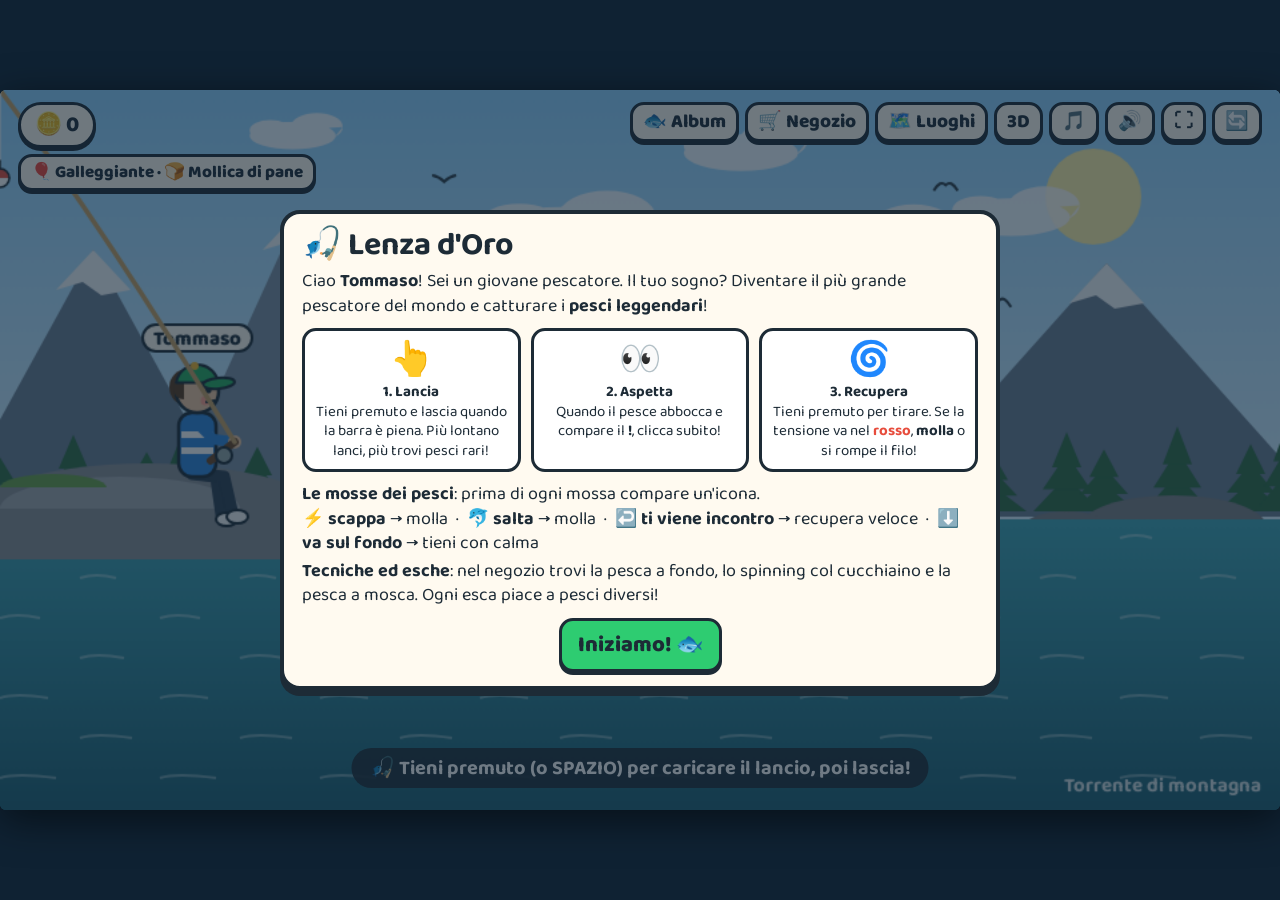
<file: sampei/index.html>
<!doctype html>
<html lang="it">
<head>
<meta charset="utf-8">
<meta name="viewport" content="width=device-width,initial-scale=1,user-scalable=no,viewport-fit=cover">
<meta name="theme-color" content="#0f2233">
<!-- aperto dall'icona sulla schermata Home: a tutto schermo, senza barre del browser -->
<meta name="mobile-web-app-capable" content="yes">
<meta name="apple-mobile-web-app-capable" content="yes">
<meta name="apple-mobile-web-app-status-bar-style" content="black-translucent">
<title>Lenza d'Oro</title>
<link rel="preconnect" href="https://fonts.googleapis.com">
<link rel="preconnect" href="https://fonts.gstatic.com" crossorigin>
<link href="https://fonts.googleapis.com/css2?family=Baloo+2:wght@500;700;800&display=swap" rel="stylesheet">
<style>
  :root{
    --ink:#1d2b36; --paper:#fffaf0; --accent:#e74c3c; --gold:#f5b82e; --ok:#2ecc71; --blue:#2e86de;
    --font:'Baloo 2','Trebuchet MS','Segoe UI',sans-serif;
  }
  *{box-sizing:border-box}
  html,body{margin:0;height:100%;background:#0f2233;color:var(--ink);font-family:var(--font);overflow:hidden;
    -webkit-user-select:none;user-select:none;-webkit-tap-highlight-color:transparent}
  #wrap{position:absolute;left:50%;top:50%;transform:translate(-50%,-50%);
    width:min(100vw,calc(100vh*16/9));width:min(100vw,calc(100dvh*16/9));aspect-ratio:16/9;   /* dvh = altezza davvero visibile sui telefoni */overflow:hidden;border-radius:6px;box-shadow:0 10px 40px #0008}
  canvas#c{position:absolute;inset:0;width:100%;height:100%;touch-action:none;display:block;cursor:pointer}
  .hud{position:absolute;top:1.6%;left:1.4%;right:1.4%;display:flex;justify-content:space-between;align-items:flex-start;pointer-events:none;gap:8px}
  .pill{pointer-events:auto;background:var(--paper);border:3px solid var(--ink);border-radius:999px;padding:2px 14px;
    font-weight:800;font-size:clamp(13px,2.2vw,22px);box-shadow:0 3px 0 var(--ink)}
  .btns{display:flex;gap:6px;flex-wrap:wrap;justify-content:flex-end}
  button{font-family:var(--font);font-weight:800;cursor:pointer;color:var(--ink)}
  .hb{pointer-events:auto;background:var(--paper);border:3px solid var(--ink);border-radius:14px;
    padding:2px 10px;font-size:clamp(12px,1.9vw,19px);box-shadow:0 3px 0 var(--ink)}
  .hb:active{transform:translateY(2px);box-shadow:0 1px 0 var(--ink)}
  .hb:disabled{opacity:.45;cursor:not-allowed}
  .hb.off{opacity:.55;position:relative}
  .hb.off::after{content:'';position:absolute;left:15%;right:15%;top:48%;height:3px;background:#e74c3c;border-radius:2px;transform:rotate(-35deg)}
  #msg{position:absolute;left:50%;bottom:3%;transform:translateX(-50%);background:#1d2b36e6;color:#fff;
    padding:4px 18px;border-radius:999px;font-weight:700;font-size:clamp(12px,2vw,20px);white-space:nowrap;pointer-events:none;
    max-width:94%;overflow:hidden;text-overflow:ellipsis}
  #overlay{position:absolute;inset:0;background:#0f223399;display:none;align-items:center;justify-content:center;padding:2%}
  #overlay.show{display:flex}
  .panel{background:var(--paper);border:4px solid var(--ink);border-radius:20px;box-shadow:0 6px 0 var(--ink);
    width:min(92%,720px);max-height:94%;overflow:auto;padding:14px 18px;position:relative}
  .panel h2{margin:0 0 6px;font-size:clamp(20px,3.2vw,32px);line-height:1.1}
  .panel p{margin:4px 0;font-size:clamp(13px,1.8vw,18px);line-height:1.35}
  .close{position:absolute;top:8px;right:10px;background:var(--accent);color:#fff;border:3px solid var(--ink);border-radius:12px;
    font-size:18px;width:38px;height:38px;line-height:1}
  .big{background:var(--ok);border:3px solid var(--ink);border-radius:14px;padding:6px 16px;font-size:clamp(15px,2.2vw,22px);box-shadow:0 3px 0 var(--ink)}
  .big.alt{background:#7fd3ff}
  .big:disabled{opacity:.45;cursor:not-allowed}
  .row{display:flex;gap:10px;align-items:center;justify-content:center;flex-wrap:wrap;margin-top:10px}
  .card{text-align:center}
  .card canvas{width:min(100%,360px);height:auto}
  .badge{display:inline-block;background:var(--gold);border:3px solid var(--ink);border-radius:10px;padding:0 10px;font-weight:800;margin:0 4px;
    animation:pop .5s ease-out}
  .badge.red{background:#ff7b6b}
  @keyframes pop{0%{transform:scale(.3)}70%{transform:scale(1.2)}100%{transform:scale(1)}}
  .kg{font-size:clamp(18px,2.6vw,26px);font-weight:800}
  .fact{background:#e8f4ff;border:2px dashed var(--blue);border-radius:12px;padding:6px 10px;text-align:left}
  .grid{display:grid;grid-template-columns:repeat(auto-fill,minmax(130px,1fr));gap:8px;margin:6px 0 12px}
  .cell{border:3px solid var(--ink);border-radius:12px;padding:4px;text-align:center;background:#fff;font-size:14px;line-height:1.2}
  .cell.legend{background:#fff4cf}
  .cell canvas{width:100%;height:auto}
  .cell b{display:block;font-size:15px}
  .shop{display:flex;flex-direction:column;gap:10px;margin-top:8px}
  .item{display:flex;align-items:center;gap:12px;border:3px solid var(--ink);border-radius:14px;padding:8px 12px;background:#fff}
  .item .ico{font-size:34px}
  .item .txt{flex:1;font-size:clamp(13px,1.8vw,17px);line-height:1.25}
  .item .lv{display:flex;gap:3px;margin-top:3px}
  .item .lv i{width:16px;height:10px;border:2px solid var(--ink);border-radius:3px;background:#ddd}
  .item .lv i.on{background:var(--gold)}
  .places{display:grid;grid-template-columns:repeat(auto-fit,minmax(170px,1fr));gap:10px;margin-top:8px}
  .place{border:3px solid var(--ink);border-radius:14px;overflow:hidden;background:#fff;text-align:center;padding-bottom:8px}
  .place .sky{height:70px}
  .place b{display:block;margin:6px 0 4px;font-size:17px}
  .steps{display:grid;grid-template-columns:repeat(auto-fit,minmax(170px,1fr));gap:10px;margin:10px 0}
  .step{border:3px solid var(--ink);border-radius:14px;padding:8px;background:#fff;text-align:center;font-size:15px;line-height:1.3}
  .step .e{font-size:34px}
</style>
</head>
<body>
<div id="wrap">
  <canvas id="c"></canvas>
  <div class="hud">
    <div class="hudLeft"><div class="pill" id="coins">🪙 0</div><button class="hb" id="bTech">🎈</button></div>
    <div class="btns">
      <button class="hb" id="bAlbum">🐟 Album</button>
      <button class="hb" id="bShop">🛒 Negozio</button>
      <button class="hb" id="bPlaces">🗺️ Luoghi</button>
      <a class="hb" href="3d.html" style="text-decoration:none;color:var(--ink);font-weight:800">3D</a>
      <button class="hb" id="bMusic" title="Musica">🎵</button>
      <button class="hb" id="bSound" title="Effetti sonori">🔊</button>
      <button class="hb" id="bFull" title="Schermo intero">⛶</button>
      <button class="hb" id="bReset" title="Ricomincia da zero">🔄</button>
    </div>
  </div>
  <div id="msg"></div>
  <div id="overlay"><div class="panel" id="panel"></div></div>
</div>

<script src="gioco-comune.js"></script>
<script>
'use strict';
/* =========================================================
   LENZA D'ORO — prototipo di gioco di pesca
   ========================================================= */

const W = 960, H = 540, WATER = 322;

/* ---------------- CANVAS ---------------- */
const cv = document.getElementById('c'), ctx = cv.getContext('2d');
function fit(){ const d = Math.min(window.devicePixelRatio||1, 2); cv.width = W*d; cv.height = H*d; ctx.setTransform(d,0,0,d,0,0); }
fit(); window.addEventListener('resize', fit);


/* ---------------- STATO DI GIOCO ---------------- */
let S = 'idle', T = 0, now = 0;      // stato corrente e tempo trascorso nello stato
let holding = false;
let power = 0, castX = 0, castFrom = {x:0,y:0};
let bob = {x:0, y:0, under:0};
let waitT = 0, nibT = 0, nibble = 0, biteT = 0;
let fish = null, kg = 0;
let R = null;                         // stato del recupero
let tip = {x:0,y:0};
let particles = [], ripples = [], clouds = [], birds = [];
let tmpMsg = {t:'', until:0};
let reelTick = 0, warnTick = 0;
let shake = 0, omen = false;
let tech = 'galleggiante', spinT = 0, startDist = 100;   // tecnica del lancio in corso

for (let i=0;i<5;i++) clouds.push({x:rand(0,W), y:rand(30,140), s:rand(.6,1.3), v:rand(6,14)});
for (let i=0;i<3;i++) birds.push({x:rand(0,W), y:rand(60,160), v:rand(20,40), p:rand(0,6)});

function setState(s){ S = s; T = 0; }
function say(t, d=2.2){ tmpMsg = {t, until: now + d}; }

function seat(){ // punto dove siede il personaggio (dipende dal luogo)
  const id = place().id;
  if (id==='torrente') return {x:150, y:292};
  if (id==='lago') return {x:160, y:300};
  return {x:165, y:290};
}

/* ---------------- INPUT ---------------- */
function press(){
  audio();
  if (UI.open) return;
  holding = true;
  if (S==='idle'){ setState('charge'); }
  else if (S==='wait'){
    if (nibble > 0) say('Era solo un assaggio! Aspetta che il galleggiante vada SOTTO 👀');
    else say('Shh... aspetta che abbocchi!');
    waitT += 1.2;
  }
  else if (S==='bite'){ startReel(startDist); }
}
function release(){
  holding = false;
  if (S==='charge'){ doCast(); }
}
cv.addEventListener('pointerdown', e => { e.preventDefault(); press(); });
window.addEventListener('pointerup', release);
window.addEventListener('pointercancel', release);
cv.addEventListener('contextmenu', e => e.preventDefault());
window.addEventListener('keydown', e => { if (e.code==='Space'){ e.preventDefault(); if (!e.repeat) press(); } });
window.addEventListener('keyup', e => { if (e.code==='Space'){ e.preventDefault(); release(); } });

/* ---------------- LOGICA ---------------- */
function doCast(){
  castX = 300 + power * 600;
  castFrom = {x: tip.x, y: tip.y};
  SFX.cast();
  setState('cast');
}

function startReel(d = 100){
  SFX.bite();
  const b = BEHAVIOR[fish.beh];
  const quickStart = b.firstRun || fish.legend;
  R = { dist:d, ten:30, mode:'calm', modeT: quickStart ? .5 : rand(1.2,2.2), dur:1, next:null, forced: b.firstRun ? 'run' : null,
        slack:0, over:0, sway:0, depth:0, angry:false, drum:0 };
  if (fish.legend){ shake = 8; say(`⭐ È ${fish.name.toUpperCase()}, IL PESCE LEGGENDARIO! ⭐`, 3); }
  setState('reel');
}

function nextMove(){
  if (R.forced){ const m = R.forced; R.forced = null; return m; }
  const entries = Object.entries(BEHAVIOR[fish.beh].moves);
  let r = Math.random() * entries.reduce((a,[,w]) => a + w, 0);
  for (const [m, w] of entries){ r -= w; if (r <= 0) return m; }
  return entries[0][0];
}
function splashAt(x, n, big){
  for (let i=0;i<n;i++) particles.push({x, y:WATER, vx:rand(-120,120)*(big?1.6:1), vy:rand(-280,-80)*(big?1.3:1), life:1, c:'#e9f8ff', r:rand(2,5)});
  ripples.push({x, y:WATER, r:6, a:1});
}
function enterMove(m){
  const b = BEHAVIOR[fish.beh];
  R.mode = m;
  R.modeT = R.dur = m==='run' ? rand(.8,1.3)*b.len : m==='dive' ? rand(1.4,2.2)*b.len : m==='charge' ? rand(.9,1.4) : 1.0;
  if (m==='run'){ splashAt(bob.x, 12); SFX.splash(); }
  if (m==='jump'){ splashAt(bob.x, 18, true); SFX.splash(); shake = fish.legend ? 8 : 4; }
  if (m==='charge'){ SFX.whoosh(); }
  if (m==='dive'){ for (let i=0;i<10;i++) particles.push({x:bob.x+rand(-10,10), y:WATER, vx:rand(-20,20), vy:rand(-90,-30), life:.6, c:'#ffffffaa', r:rand(1,3)}); }
}

function lose(text, snapped){
  if (fish && fish.legend){ save.pity[place().id] = 15; persist(); text = '⭐ Il leggendario è scappato... ma tornerà! 💪 ' + text; }
  if (snapped) SFX.snap(); else SFX.lose();
  shake = snapped ? 6 : 0;
  say(text, 2.6);
  ripples.push({x:bob.x, y:WATER, r:4, a:1});
  setState('lost');
}

function catchFish(){
  if (fish.legend){ SFX.legend(); shake = 10; } else SFX.win();
  for (let i=0;i<30;i++) particles.push({x:bob.x, y:WATER, vx:rand(-160,160), vy:rand(-320,-120), life:1, c:'#bfe9ff', r:rand(2,5)});
  setState('caught');
  showCard(fish, kg);
}

function update(dt){
  now += dt; T += dt;
  const st = seat();

  // tip della canna: si piega con la tensione
  const bend = S==='reel' ? R.ten * 0.8 : S==='bite' ? (tech==='fondo' ? 45 : 30) : (S==='wait' && tech==='fondo' ? 10 : S==='spin' && holding ? 14 : 0);
  if (S==='charge'){ tip = {x: st.x + 70, y: st.y - 175}; }
  else tip = {x: st.x + 150 - bend*0.4, y: st.y - 150 + bend};
  // la canna trema quando è molto tesa o quando il pesce strattona
  let vib = 0;
  if (S==='reel') vib = Math.max(0, (R.ten - 60) / 40) * 6 + (holding && (R.mode==='run' || R.mode==='jump') ? 2 : 0) + (R.mode==='warn' ? 1.5 : 0);
  if (S==='bite') vib = fish.legend ? 5 : tech==='fondo' ? 6 : 2.5;
  if (S==='wait' && tech==='fondo' && nibble > 0) vib = 2.5;   // a fondo l'assaggio si vede sulla punta della canna
  tip.x += Math.sin(now*70) * vib; tip.y += Math.cos(now*57) * vib;
  shake = Math.max(0, shake - dt*14);

  if (S==='charge'){
    const p = (T * 0.9) % 2; power = p < 1 ? p : 2 - p;     // barra che va avanti e indietro
  }
  else if (S==='cast'){
    const p = clamp(T / 0.85, 0, 1);
    bob.x = lerp(castFrom.x, castX, p);
    bob.y = lerp(castFrom.y, WATER, p) - Math.sin(p*Math.PI) * 130;
    if (p >= 1){
      SFX.splash();
      for (let i=0;i<14;i++) particles.push({x:castX, y:WATER, vx:rand(-80,80), vy:rand(-200,-60), life:1, c:'#d6f3ff', r:rand(2,4)});
      ripples.push({x:castX, y:WATER, r:4, a:1});
      bob.x = castX; bob.y = WATER; bob.under = 0;
      fish = pickFishFor(power); kg = rollWeightFor(fish, power); omen = false;
      tech = save.tech; startDist = 100;
      if (tech === 'spinning'){
        spinT = rand(1.2, 4) * (1 - baitQ()*.12);   // secondi di recupero prima dell'attacco
        setState('spin');
      } else {
        waitT = rand(2, 5) * TECH_WAIT[tech] * (1 - baitQ()*0.13);
        nibT = rand(.6, 1.5); nibble = 0;
        if (fish.legend) waitT += 2.5;
        setState('wait');
      }
    }
  }
  else if (S==='wait'){
    if (place().id==='torrente') bob.x -= dt * 4;   // la corrente trascina un po'
    waitT -= dt; nibT -= dt; nibble = Math.max(0, nibble - dt);
    if (nibT <= 0 && waitT > 0.6){
      nibble = .25; nibT = rand(.7, 1.8);
      if (tech === 'fondo') SFX.tink();
      else if (tech === 'mosca'){ SFX.rise(); ripples.push({x:bob.x + rand(-30, 30), y:WATER, r:3, a:.8}); }   // un pesce sale a guardare
      else { SFX.nibble(); ripples.push({x:bob.x, y:WATER, r:3, a:.7}); }
    }
    if (tech === 'fondo') bob.y = WATER + 110;                       // il piombo sta sul fondo
    else if (tech === 'mosca') bob.y = WATER - 1 + Math.sin(now*2)*1;
    else bob.y = WATER + Math.sin(now*3)*1.5 + (nibble>0 ? 5 : 0);
    if (fish.legend && !omen && T > 1){ omen = true; SFX.omen(); shake = 3; say('😮 Un\'ombra ENORME passa sotto la tua esca...', 3.5); }
    if (waitT <= 0){
      biteT = TECH_BITE[tech] + baitQ()*0.08;
      if (tech === 'fondo') SFX.bell(); else if (tech === 'mosca') SFX.splash(); else SFX.bite();
      const n = fish.legend ? 30 : 10;
      for (let i=0;i<n;i++) particles.push({x:bob.x, y:WATER, vx:rand(-90,90)*(fish.legend?2:1), vy:rand(-180,-60)*(fish.legend?1.6:1), life:1, c:'#d6f3ff', r:rand(2,4)});
      if (fish.legend) shake = 7;
      setState('bite');
    }
  }
  else if (S==='spin'){
    // spinning: tenendo premuto l'esca nuota verso di te, i predatori la inseguono
    const endX = seat().x + 70;
    if (holding){ bob.x -= (70 + save.reel*10) * dt; bob.y = lerp(bob.y, WATER + 14, dt*4); spinT -= dt; }
    else { bob.y = Math.min(WATER + 45, bob.y + 18*dt); spinT -= dt*.3; }   // da ferma attira molto meno
    if (fish.legend && !omen && T > .8){ omen = true; SFX.omen(); shake = 3; say('😮 Un\'ombra ENORME insegue la tua esca...', 3.5); }
    if (spinT <= 0){
      startDist = clamp((bob.x - endX) / (castX - endX) * 100, 8, 100);
      splashAt(bob.x, fish.legend ? 30 : 14, fish.legend); SFX.splash();
      if (fish.legend) shake = 7;
      if (holding){ say('💥 Ferrata! Ha attaccato l\'esca!', 1.6); startReel(startDist); }
      else { biteT = TECH_BITE.spinning + baitQ()*.08; setState('bite'); }
    } else if (bob.x <= endX + 12){ say('Nessun attacco questa volta... rilancia! 🥄', 2.2); setState('idle'); }
  }
  else if (S==='bite'){
    if (tech === 'fondo'){ bob.y = WATER + 110; if (Math.floor(T*6) !== Math.floor((T-dt)*6)) SFX.tink(); }
    else bob.y = WATER + 14 + Math.sin(now*30)*(fish.legend ? 5 : 2);
    if (T > biteT){ lose('Troppo tardi! Ha mangiato l\'esca ed è scappato 😅'); }
  }
  else if (S==='reel'){
    const str = fish.str, b = BEHAVIOR[fish.beh];

    // --- sequenza delle mosse: calmo → avviso → mossa → calmo ...
    R.modeT -= dt;
    if (R.modeT <= 0){
      if (R.mode === 'calm'){
        R.next = nextMove(); R.mode = 'warn'; R.modeT = R.dur = fish.legend ? .4 : .5;
        SFX.alert(); ripples.push({x:bob.x, y:WATER, r:4, a:.9});
      } else if (R.mode === 'warn'){
        enterMove(R.next);
      } else {
        if (R.mode === 'jump'){ splashAt(bob.x + 60, 22, true); SFX.splash(); shake = Math.max(shake, fish.legend ? 7 : 3); }
        R.mode = 'calm';
        R.modeT = R.dur = rand(b.rest[0], b.rest[1]) * (1 - Math.min(str, 8)*0.03) * (R.angry ? .75 : 1);
      }
    }
    // il leggendario si arrabbia a metà strada
    if (fish.legend && !R.angry && R.dist < 50){ R.angry = true; shake = 7; SFX.omen(); say('😡 Si è arrabbiato! Tieni duro, ' + HERO + '!', 2.5); }
    if (fish.legend){ R.drum -= dt; if (R.drum <= 0){ SFX.drum(); R.drum = R.angry ? .42 : .7; } }

    // --- fisica del filo: ogni mossa ha la sua tensione "obiettivo" quando tieni premuto
    const rodK = save.rod * 6;
    const reelSpeed = (20 + save.reel*4) * Math.max(.6, 1.2 - str*0.07) * (1.1 - 0.3*Math.min(1, kg/fish.max));   // i pesci forti e grossi si recuperano più piano
    const P = Math.min(str, 7);   // quanto filo può strappare il pesce (limitato, così anche i giganti si possono prendere)
    const M = {
      calm:   { target: 22 + str*4,   k:2.2, hold:-reelSpeed,          free: .6 },
      warn:   { target: 26 + str*4,   k:2.2, hold:-reelSpeed*.5,       free: .6 },
      run:    { target: 80 + str*8,   k:4.5, hold: P*.6,               free: P*1.4 },
      dive:   { target: 45 + str*4.5, k:2.5, hold: 0,                  free: P*.5 },
      jump:   { target: 90 + str*6,   k:5.0, hold: P*.3,               free: 0 },
      charge: { target: 12,           k:3.0, hold:-reelSpeed*1.2,      free:-str*.6 },
    }[R.mode];
    if (holding){
      R.ten += (M.target - rodK - R.ten) * M.k * dt + (Math.random()-.5) * 30 * dt;
      R.dist += M.hold * dt;
      reelTick -= dt; if (reelTick <= 0){ SFX.click(); reelTick = .07; }
    } else {
      R.ten += (0 - R.ten) * (R.mode==='charge' ? 4 : 2.5) * dt;
      R.dist += M.free * dt;
    }
    R.ten = clamp(R.ten, 0, 110);
    R.dist = Math.min(R.dist, 100);
    R.sway += dt * (R.mode==='run' || R.mode==='charge' ? 9 : R.mode==='warn' ? 14 : 3);
    R.depth += ((R.mode==='dive' ? 70 : 0) - R.depth) * dt * 3;

    if (R.ten >= 100){ R.over += dt; warnTick -= dt; if (warnTick<=0){ SFX.warn(); warnTick=.12; } }
    else R.over = Math.max(0, R.over - dt);
    if (R.ten > 92) shake = Math.max(shake, 2.5);
    if (R.ten < 8) R.slack += dt * (R.mode==='charge' && !holding ? 2.2 : 1); else R.slack = Math.max(0, R.slack - dt*2);

    const endX = seat().x + 70;
    const wob = R.mode==='run' || R.mode==='charge' ? 14 : R.mode==='warn' ? 8 : 5;
    bob.x = endX + (castX - endX) * (R.dist/100) + Math.sin(R.sway)*wob;
    bob.y = WATER + 6 + Math.sin(R.sway*1.3)*3 + R.depth*.12;

    if (R.over > 0.3){
      const why = R.mode==='jump' ? 'Hai tirato mentre saltava!' : R.mode==='run' ? 'Hai tirato mentre scappava!' : R.mode==='dive' ? 'Sul fondo tirava troppo forte!' : 'Troppa tensione!';
      lose(`💥 Lenza spezzata! ${why}`, true);
    }
    else if (R.slack > 3.5) lose(R.mode==='charge' ? '🐟 Ti è venuto incontro e il filo era molle: si è liberato!' : '🐟 Lenza troppo molle: il pesce si è liberato!');
    else if (R.dist <= 0) catchFish();
  }
  else if (S==='lost'){
    if (T > 1.6) setState('idle');
  }

  // effetti
  particles.forEach(p => { p.vy += 600*dt; p.x += p.vx*dt; p.y += p.vy*dt; p.life -= dt*1.4; });
  particles = particles.filter(p => p.life > 0 && p.y < WATER + 8);
  ripples.forEach(r => { r.r += 40*dt; r.a -= dt*0.9; });
  ripples = ripples.filter(r => r.a > 0);
  if (S==='reel' && Math.random() < dt*3) ripples.push({x:bob.x, y:WATER, r:3, a:.6});
  clouds.forEach(c => { c.x += c.v*dt; if (c.x > W+120) c.x = -120; });
  birds.forEach(b => { b.x += b.v*dt; b.p += dt*8; if (b.x > W+30){ b.x = -30; b.y = rand(50,170); } });
}

/* ---------------- DISEGNO ---------------- */
function draw(){
  ctx.save();
  if (shake > 0) ctx.translate(rand(-shake, shake), rand(-shake, shake));
  drawScene();
  ctx.restore();
}
function drawScene(){
  const pl = place(), st = seat();
  // cielo
  let g = ctx.createLinearGradient(0,0,0,WATER);
  g.addColorStop(0, pl.sky[0]); g.addColorStop(1, pl.sky[1]);
  ctx.fillStyle = g; ctx.fillRect(0,0,W,WATER);
  // sole
  ctx.fillStyle = pl.id==='lago' ? '#ffb347' : '#fff3a8';
  ctx.beginPath(); ctx.arc(pl.id==='lago'?760:820, pl.id==='lago'?200:80, pl.id==='lago'?48:36, 0, Math.PI*2); ctx.fill();
  // nuvole
  ctx.fillStyle = '#ffffffd9';
  clouds.forEach(c => { ctx.beginPath(); ctx.ellipse(c.x, c.y, 50*c.s, 16*c.s, 0, 0, Math.PI*2); ctx.ellipse(c.x+28*c.s, c.y-10*c.s, 30*c.s, 16*c.s, 0, 0, Math.PI*2); ctx.ellipse(c.x-26*c.s, c.y-6*c.s, 24*c.s, 12*c.s, 0, 0, Math.PI*2); ctx.fill(); });

  // sfondo per luogo
  if (pl.id==='torrente') drawMountains();
  else if (pl.id==='lago') drawHills();
  else drawSea();

  // uccelli
  ctx.strokeStyle = '#2b3a46'; ctx.lineWidth = 2;
  birds.forEach(b => { const f = Math.sin(b.p)*5; ctx.beginPath(); ctx.moveTo(b.x-9, b.y-f); ctx.quadraticCurveTo(b.x-4, b.y-4, b.x, b.y); ctx.quadraticCurveTo(b.x+4, b.y-4, b.x+9, b.y-f); ctx.stroke(); });

  // acqua
  g = ctx.createLinearGradient(0,WATER,0,H);
  g.addColorStop(0, pl.water[0]); g.addColorStop(1, pl.water[1]);
  ctx.fillStyle = g; ctx.fillRect(0, WATER, W, H-WATER);
  drawWaves(pl);

  // ombra del leggendario che gira intorno al galleggiante
  if ((S==='wait' || S==='spin') && fish && fish.legend && omen){
    const sx = bob.x + Math.sin(now*.8)*170, dirS = Math.cos(now*.8) > 0 ? 1 : -1;
    drawFish(ctx, sx, WATER + 70, 190, fish, {dir:dirS, wig:now*3, sil:true, alpha:.3});
  }
  // spinning: un predatore insegue l'esca prima di attaccare
  if (S==='spin' && fish && spinT < 1.6){
    const a = (1.6 - spinT) / 1.6, rx = fish.legend ? 90 : 22 + Math.min(1, kg/fish.max) * 22;
    ctx.globalAlpha = a * .4; ctx.fillStyle = '#0a1a22';
    ctx.beginPath(); ctx.ellipse(bob.x + 18 + spinT*60, bob.y + 6, rx, rx*.3, 0, 0, Math.PI*2); ctx.fill();
    ctx.globalAlpha = 1;
  }
  // ombra del pesce che si avvicina (più grande se il pesce è grosso)
  if (S==='wait' && fish && !fish.legend && waitT < 1.6){
    const a = (1.6 - waitT) / 1.6, rx = 22 + Math.min(1, kg/fish.max) * 22;
    ctx.globalAlpha = a * .35; ctx.fillStyle = '#0a1a22';
    ctx.beginPath(); ctx.ellipse(bob.x + waitT*90, tech==='fondo' ? WATER + 100 : WATER + 40, rx, rx*.3, 0, 0, Math.PI*2); ctx.fill();
    ctx.globalAlpha = 1;
  }
  // pesce sott'acqua durante il recupero (o in volo quando salta)
  if (S==='reel'){
    const L = fishLen();
    if (R.mode !== 'jump'){
      const d = R.mode==='warn' ? (Math.sin(now*28) > 0 ? 1 : -1) : R.mode==='charge' ? -1 : 1;
      drawFish(ctx, bob.x + 18*d, WATER + 30 + L*0.1 + R.depth, L, fish, {dir:d, wig:R.sway*2, sil:true, alpha: fish.legend ? .6 : .45, glow: fish.legend});
    }
  }

  // increspature
  ripples.forEach(r => { ctx.strokeStyle = `rgba(255,255,255,${r.a*.7})`; ctx.lineWidth = 2; ctx.beginPath(); ctx.ellipse(r.x, r.y+2, r.r, r.r*.3, 0, 0, Math.PI*2); ctx.stroke(); });

  // appoggio + personaggio
  drawStand(pl, st);
  drawKid(st);

  // filo e galleggiante
  drawLine();

  // il pesce che salta fuori dall'acqua
  if (S==='reel' && R.mode==='jump'){
    const j = jumpPos();
    drawFish(ctx, j.x, j.y, fishLen(), fish, {dir:1, wig:now*30, rot:j.rot});
  }
  // icona di avviso: che mossa sta per fare il pesce
  if (S==='reel' && R.mode==='warn'){
    const s = 1 + Math.sin(now*25)*.1, x = bob.x + 10, y = WATER - 46;
    ctx.save(); ctx.translate(x, y); ctx.scale(s, s);
    ctx.fillStyle = '#fffaf0'; ctx.strokeStyle = '#1d2b36'; ctx.lineWidth = 3;
    ctx.beginPath(); ctx.arc(0, 0, 20, 0, Math.PI*2); ctx.fill(); ctx.stroke();
    ctx.beginPath(); ctx.moveTo(-6, 17); ctx.lineTo(0, 30); ctx.lineTo(6, 17); ctx.fill();
    ctx.font = '22px sans-serif'; ctx.textAlign = 'center'; ctx.textBaseline = 'middle';
    ctx.fillText(MOVE_ICON[R.next], 0, 2); ctx.textBaseline = 'alphabetic';
    ctx.restore();
  }

  // particelle
  particles.forEach(p => { ctx.globalAlpha = clamp(p.life,0,1); ctx.fillStyle = p.c; ctx.beginPath(); ctx.arc(p.x, p.y, p.r, 0, Math.PI*2); ctx.fill(); });
  ctx.globalAlpha = 1;

  // atmosfera da boss: bordi scuri durante la lotta col leggendario
  if (fish && fish.legend && (S==='reel' || S==='bite' || (S==='wait' && omen))){
    const v = ctx.createRadialGradient(W/2, H/2, H*.35, W/2, H/2, H*.95);
    v.addColorStop(0, 'rgba(10,10,30,0)'); v.addColorStop(1, R && R.angry && S==='reel' ? 'rgba(120,0,0,.45)' : 'rgba(10,10,30,.5)');
    ctx.fillStyle = v; ctx.fillRect(-20, -20, W+40, H+40);
  }

  // interfaccia nel canvas
  if (S==='charge') drawPower(st);
  if (S==='bite') drawBang(st);
  if (S==='reel') drawReelUI();
  ctx.font = '700 15px ' + getComputedStyle(document.body).fontFamily;
  ctx.fillStyle = '#ffffffcc'; ctx.textAlign = 'right';
  ctx.fillText(pl.name, W - 14, H - 14);
}

function drawMountains(){
  const m = [[-40,320,180,120],[120,320,330,90],[300,320,520,140],[480,320,700,100],[660,320,1000,130]];
  m.forEach(([a,b,c,top],i) => {
    const mx = (a+c)/2;
    ctx.fillStyle = i%2 ? '#7d8fa3' : '#6a7d92';
    ctx.beginPath(); ctx.moveTo(a,b); ctx.lineTo(mx, top); ctx.lineTo(c,b); ctx.fill();
    ctx.fillStyle = '#f4f8fb';
    ctx.beginPath(); ctx.moveTo(mx, top); ctx.lineTo(mx-28, top+30); ctx.lineTo(mx-8, top+24); ctx.lineTo(mx+6, top+34); ctx.lineTo(mx+28, top+30); ctx.closePath(); ctx.fill();
  });
  for (let i=0;i<22;i++){ const x = i*46 + (i%3)*9, h = 40 + (i*17)%30; drawPine(x, WATER+2, h); }
  // rocce a destra
  ctx.fillStyle = '#7b7f84';
  ctx.beginPath(); ctx.ellipse(880, WATER+6, 70, 24, 0, Math.PI, 0); ctx.fill();
  ctx.beginPath(); ctx.ellipse(800, WATER+8, 34, 14, 0, Math.PI, 0); ctx.fill();
}
function drawPine(x, base, h){
  ctx.fillStyle = '#5b3b22'; ctx.fillRect(x-2, base-8, 4, 8);
  ctx.fillStyle = '#2f6b45';
  for (let k=0;k<3;k++){ const y = base - 8 - k*h*0.28; const w = (3-k)*7 + 4; ctx.beginPath(); ctx.moveTo(x-w, y); ctx.lineTo(x, y - h*0.45); ctx.lineTo(x+w, y); ctx.fill(); }
}
function drawHills(){
  ctx.fillStyle = '#8bbf6a'; ctx.beginPath(); ctx.moveTo(0, WATER);
  for (let x=0;x<=W;x+=20) ctx.lineTo(x, WATER - 60 - Math.sin(x/140)*28 - Math.sin(x/53)*8);
  ctx.lineTo(W, WATER); ctx.fill();
  ctx.fillStyle = '#6fa856'; ctx.beginPath(); ctx.moveTo(0, WATER);
  for (let x=0;x<=W;x+=20) ctx.lineTo(x, WATER - 26 - Math.sin(x/90+2)*14);
  ctx.lineTo(W, WATER); ctx.fill();
  // casetta
  ctx.fillStyle = '#f2e3c6'; ctx.fillRect(610, WATER-74, 34, 24);
  ctx.fillStyle = '#c0392b'; ctx.beginPath(); ctx.moveTo(604, WATER-74); ctx.lineTo(627, WATER-92); ctx.lineTo(650, WATER-74); ctx.fill();
  // canneto in primo piano
  for (let i=0;i<26;i++){
    const x = 820 + i*6 + (i%3)*3, h = 60 + (i*13)%40, sw = Math.sin(now*1.4 + i)*4;
    ctx.strokeStyle = '#4f7f2e'; ctx.lineWidth = 3;
    ctx.beginPath(); ctx.moveTo(x, WATER+20); ctx.quadraticCurveTo(x+sw*.5, WATER+20-h*.5, x+sw, WATER+20-h); ctx.stroke();
    if (i%3===0){ ctx.fillStyle = '#7a4a24'; ctx.beginPath(); ctx.ellipse(x+sw, WATER+14-h, 4, 11, 0, 0, Math.PI*2); ctx.fill(); }
  }
}
function drawSea(){
  // isola lontana
  ctx.fillStyle = '#8fb8c9';
  ctx.beginPath(); ctx.moveTo(560, WATER); ctx.quadraticCurveTo(640, WATER-50, 720, WATER-12); ctx.quadraticCurveTo(760, WATER-20, 800, WATER); ctx.fill();
  // barca a vela
  const bx = 380 + Math.sin(now*.2)*40;
  ctx.fillStyle = '#fff'; ctx.beginPath(); ctx.moveTo(bx, WATER-6); ctx.lineTo(bx, WATER-50); ctx.lineTo(bx+26, WATER-8); ctx.fill();
  ctx.fillStyle = '#e74c3c'; ctx.beginPath(); ctx.moveTo(bx-20, WATER-6); ctx.lineTo(bx+34, WATER-6); ctx.lineTo(bx+26, WATER+2); ctx.lineTo(bx-12, WATER+2); ctx.fill();
  // faro su uno scoglio lontano
  ctx.fillStyle = '#6d7b84'; ctx.beginPath(); ctx.ellipse(909, WATER, 34, 14, 0, Math.PI, 0); ctx.fill();
  ctx.fillStyle = '#f4f4f4'; ctx.fillRect(900, WATER-80, 18, 72);
  ctx.fillStyle = '#e74c3c'; ctx.fillRect(900, WATER-60, 18, 12); ctx.fillRect(900, WATER-30, 18, 12);
  ctx.fillStyle = '#ffe680'; ctx.fillRect(898, WATER-92, 22, 12);
}
function drawWaves(pl){
  ctx.strokeStyle = 'rgba(255,255,255,.35)'; ctx.lineWidth = 2;
  const speed = pl.id==='torrente' ? -70 : 10;
  for (let row=0; row<7; row++){
    const y = WATER + 14 + row*30, off = ((now*speed*(1+row*.15)) % 120 + 120) % 120;
    for (let x=-120 + off + (row%2)*60; x<W; x+=120){
      ctx.beginPath(); ctx.moveTo(x, y); ctx.quadraticCurveTo(x+12, y-4, x+24 + row*3, y); ctx.stroke();
    }
  }
}

function drawStand(pl, st){
  if (pl.id==='torrente'){
    ctx.fillStyle = '#8a8e94'; ctx.beginPath(); ctx.ellipse(110, st.y+40, 150, 52, 0, Math.PI, 0); ctx.lineTo(260, WATER+30); ctx.lineTo(-40, WATER+30); ctx.fill();
    ctx.fillStyle = '#a3a8ae'; ctx.beginPath(); ctx.ellipse(90, st.y+22, 90, 24, 0, Math.PI, 0); ctx.fill();
    ctx.fillStyle = '#6aa04a'; ctx.beginPath(); ctx.ellipse(40, st.y+6, 40, 10, 0, Math.PI, 0); ctx.fill();
  } else if (pl.id==='lago'){
    ctx.fillStyle = '#7a4f2c';
    [30, 110, 200].forEach(x => ctx.fillRect(x, st.y+10, 10, WATER - st.y + 30));
    ctx.fillStyle = '#b07a46'; ctx.fillRect(0, st.y, 230, 14);
    ctx.strokeStyle = '#7a4f2c'; ctx.lineWidth = 2;
    for (let x=0;x<230;x+=26){ ctx.beginPath(); ctx.moveTo(x, st.y); ctx.lineTo(x, st.y+14); ctx.stroke(); }
  } else {
    ctx.fillStyle = '#9aa3a8'; ctx.fillRect(0, st.y, 240, WATER - st.y + 40);
    ctx.fillStyle = '#b8c0c4'; ctx.fillRect(0, st.y, 240, 10);
    ctx.strokeStyle = '#7d868b'; ctx.lineWidth = 2;
    ctx.save(); ctx.beginPath(); ctx.rect(0, st.y, 240, WATER - st.y + 40); ctx.clip();
    for (let y=st.y+10, r=0; y<WATER+40; y+=18, r++) for (let x=(r%2)*-20; x<240; x+=40){ ctx.strokeRect(x, y, 40, 18); }
    ctx.restore();
    // secchio
    ctx.fillStyle = '#2e86de'; ctx.beginPath(); ctx.moveTo(56, st.y); ctx.lineTo(60, st.y-26); ctx.lineTo(86, st.y-26); ctx.lineTo(90, st.y); ctx.fill();
  }
}

function drawKid(st){
  const x = st.x, y = st.y;
  const hand = {x: x + 26, y: y - 28 + (S==='reel' && holding ? Math.sin(now*25)*2 : 0)};
  ctx.lineCap = 'round'; ctx.lineJoin = 'round';
  // gambe penzoloni
  const swing = Math.sin(now*2)*4;
  ctx.strokeStyle = '#2c3e50'; ctx.lineWidth = 9;
  ctx.beginPath(); ctx.moveTo(x-6, y-4); ctx.lineTo(x+12, y-2); ctx.lineTo(x+16+swing, y+26); ctx.stroke();
  ctx.beginPath(); ctx.moveTo(x-2, y-4); ctx.lineTo(x+18, y-2); ctx.lineTo(x+24-swing, y+24); ctx.stroke();
  ctx.fillStyle = '#f5f5f5'; ctx.strokeStyle = '#1d2b36'; ctx.lineWidth = 2;
  ctx.beginPath(); ctx.ellipse(x+20+swing, y+30, 8, 5, 0, 0, Math.PI*2); ctx.fill(); ctx.stroke();
  ctx.beginPath(); ctx.ellipse(x+28-swing, y+28, 8, 5, 0, 0, Math.PI*2); ctx.fill(); ctx.stroke();
  // busto (maglia a righe)
  ctx.fillStyle = '#2e86de'; ctx.strokeStyle = '#1d2b36'; ctx.lineWidth = 2.5;
  roundRect(x-16, y-50, 28, 48, 10); ctx.fill(); ctx.stroke();
  ctx.fillStyle = '#ffffff'; ctx.fillRect(x-14, y-36, 24, 5); ctx.fillRect(x-14, y-24, 24, 5);
  // braccio
  ctx.strokeStyle = '#2e86de'; ctx.lineWidth = 8;
  ctx.beginPath(); ctx.moveTo(x-2, y-42); ctx.lineTo(x+10, y-30); ctx.lineTo(hand.x, hand.y); ctx.stroke();
  ctx.fillStyle = '#f2c6a0'; ctx.beginPath(); ctx.arc(hand.x, hand.y, 5, 0, Math.PI*2); ctx.fill();
  // testa
  const hx = x - 2, hy = y - 66;
  ctx.fillStyle = '#5a3a1e'; ctx.beginPath(); ctx.arc(hx-7, hy-3, 14, 0, Math.PI*2); ctx.fill(); // capelli dietro
  ctx.fillStyle = '#f2c6a0'; ctx.strokeStyle = '#1d2b36'; ctx.lineWidth = 2.5;
  ctx.beginPath(); ctx.arc(hx, hy, 16, 0, Math.PI*2); ctx.fill(); ctx.stroke();
  ctx.fillStyle = '#5a3a1e'; ctx.beginPath(); ctx.arc(hx-10, hy-2, 8, Math.PI*.5, Math.PI*1.5); ctx.fill(); // basetta
  // occhio (sbatte le palpebre)
  ctx.fillStyle = '#1d2b36';
  if ((now % 3.5) < 3.35) { ctx.beginPath(); ctx.arc(hx+8, hy-1, 2.6, 0, Math.PI*2); ctx.fill(); }
  else ctx.fillRect(hx+5, hy-1, 6, 2);
  ctx.fillStyle = '#ff9f8a'; ctx.beginPath(); ctx.arc(hx+6, hy+7, 3.5, 0, Math.PI*2); ctx.fill();
  // bocca
  ctx.strokeStyle = '#1d2b36'; ctx.lineWidth = 2;
  ctx.beginPath();
  if (S==='caught') ctx.arc(hx+9, hy+7, 4, 0, Math.PI);
  else if (S==='lost') ctx.arc(hx+9, hy+11, 3, Math.PI, 0);
  else if (S==='reel' || S==='bite') ctx.ellipse(hx+11, hy+8, 2, 3, 0, 0, Math.PI*2);
  else { ctx.moveTo(hx+7, hy+8); ctx.lineTo(hx+13, hy+7); }
  ctx.stroke();
  // berretto verde con visiera
  ctx.fillStyle = '#27ae60'; ctx.strokeStyle = '#1d2b36';
  ctx.beginPath(); ctx.arc(hx, hy-4, 16, Math.PI*1.05, Math.PI*1.95); ctx.closePath(); ctx.fill(); ctx.stroke();
  ctx.beginPath(); ctx.ellipse(hx+16, hy-6, 12, 4, -.1, 0, Math.PI*2); ctx.fill(); ctx.stroke();
  ctx.fillStyle = '#f5b82e'; ctx.beginPath(); ctx.arc(hx-2, hy-19, 3, 0, Math.PI*2); ctx.fill();
  // targhetta col nome
  ctx.font = '800 15px ' + getComputedStyle(document.body).fontFamily; ctx.textAlign = 'center';
  const tw = ctx.measureText(HERO).width + 16;
  ctx.fillStyle = '#fffaf0'; ctx.strokeStyle = '#1d2b36'; ctx.lineWidth = 2;
  roundRect(hx - tw/2, hy - 50, tw, 20, 10); ctx.fill(); ctx.stroke();
  ctx.fillStyle = '#1d2b36'; ctx.fillText(HERO, hx, hy - 35);

  // canna
  const back = {x: hand.x - 18, y: hand.y + 14};
  const ctrl = {x: lerp(hand.x, tip.x, .55) + (S==='reel' ? R.ten*0.15 : 0), y: lerp(hand.y, tip.y, .55) - 14 - (S==='reel' ? R.ten*0.2 : 0)};
  ctx.strokeStyle = '#6b4423'; ctx.lineWidth = 6;
  ctx.beginPath(); ctx.moveTo(back.x, back.y); ctx.lineTo(hand.x, hand.y); ctx.stroke();
  ctx.strokeStyle = save.rod >= 4 ? '#d4a017' : ['#c8a165','#4a6fa5','#333','#8e44ad','#d4a017'][save.rod]; ctx.lineWidth = 3.5;
  ctx.beginPath(); ctx.moveTo(hand.x, hand.y); ctx.quadraticCurveTo(ctrl.x, ctrl.y, tip.x, tip.y); ctx.stroke();
  // mulinello
  ctx.fillStyle = '#95a5a6'; ctx.strokeStyle = '#1d2b36'; ctx.lineWidth = 2;
  ctx.beginPath(); ctx.arc(hand.x - 8, hand.y + 10, 6, 0, Math.PI*2); ctx.fill(); ctx.stroke();
  if (S==='reel' && holding){ const a = now*20; ctx.beginPath(); ctx.moveTo(hand.x-8, hand.y+10); ctx.lineTo(hand.x-8+Math.cos(a)*7, hand.y+10+Math.sin(a)*7); ctx.stroke(); }
}

function fishLen(){ return fish.legend ? 140 : 40 + Math.min(1, kg/fish.max) * 45; }
function jumpPos(){ const p = 1 - R.modeT / R.dur; return { p, x: bob.x + 20 + p*60, y: WATER + 10 - Math.sin(p*Math.PI) * (fish.legend ? 150 : 115), rot: (p - .5) * 1.4 }; }
function drawLine(){
  ctx.strokeStyle = 'rgba(255,255,255,.85)'; ctx.lineWidth = 1.3;
  if (S==='reel'){ // il filo diventa rosso quando è troppo teso
    const a = clamp((R.ten - 60) / 40, 0, 1), gb = Math.round(255 - a*190);
    ctx.strokeStyle = `rgba(255,${gb},${gb},.95)`; ctx.lineWidth = 1.3 + a*1.4;
  }
  let bx, by;
  if (S==='idle' || S==='charge' || S==='lost'){
    bx = tip.x + Math.sin(now*2)*3; by = tip.y + (S==='lost' ? 40 : 70);
    ctx.beginPath(); ctx.moveTo(tip.x, tip.y); ctx.lineTo(bx, by); ctx.stroke();
    if (S==='lost') return;
  } else if (S==='reel' && R.mode==='jump'){ // il filo segue il pesce in volo fino alla bocca
    const j = jumpPos(), half = fishLen() * .42;
    bx = j.x + Math.cos(j.rot) * half; by = j.y + Math.sin(j.rot) * half;
    ctx.beginPath(); ctx.moveTo(tip.x, tip.y); ctx.quadraticCurveTo((tip.x+bx)/2, Math.min(tip.y, by) + 10, bx, by); ctx.stroke();
    return;
  } else {
    bx = bob.x; by = bob.y;
    const t = S==='cast' ? save.tech : tech;
    if (by > WATER + 4){
      // esca sott'acqua (fondo, spinning, recupero): il filo entra in acqua e poi scende
      const ex = bx + (t==='fondo' && S!=='reel' ? 25 : 0), sag = S==='reel' ? (1 - R.ten/100) * 50 : t==='fondo' ? 4 : 25;
      ctx.beginPath(); ctx.moveTo(tip.x, tip.y);
      ctx.quadraticCurveTo((tip.x+ex)/2, Math.max(tip.y, WATER) + sag - (WATER-tip.y)*0.15, ex, WATER); ctx.stroke();
      ctx.globalAlpha = .6; ctx.beginPath(); ctx.moveTo(ex, WATER); ctx.lineTo(bx, by - 4); ctx.stroke(); ctx.globalAlpha = 1;
    } else {
      const sag = S==='reel' ? (1 - R.ten/100) * 70 : (S==='cast' ? 10 : 45);
      ctx.beginPath(); ctx.moveTo(tip.x, tip.y);
      ctx.quadraticCurveTo((tip.x+bx)/2, Math.max(tip.y, by) + sag - (by-tip.y)*0.15, bx, by - 6); ctx.stroke();
    }
  }
  drawTackle(bx, by, (S==='idle' || S==='charge' || S==='cast') ? save.tech : tech);
}
// l'oggetto in fondo al filo cambia con la tecnica
function drawTackle(bx, by, t){
  ctx.save();
  ctx.strokeStyle = '#1d2b36'; ctx.lineWidth = 1.5;
  if (t === 'galleggiante'){
    const under = S==='bite';
    if (!under && S!=='cast' && S!=='idle' && S!=='charge'){ ctx.beginPath(); ctx.rect(0,0,W,WATER+3); ctx.clip(); }
    ctx.fillStyle = '#e74c3c'; ctx.beginPath(); ctx.arc(bx, by-4, 7, Math.PI, 0); ctx.fill(); ctx.stroke();
    ctx.fillStyle = '#fff'; ctx.beginPath(); ctx.arc(bx, by-4, 7, 0, Math.PI); ctx.fill(); ctx.stroke();
    ctx.beginPath(); ctx.moveTo(bx, by-11); ctx.lineTo(bx, by-17); ctx.stroke();
    ctx.restore();
    if (under){ ctx.fillStyle = 'rgba(255,255,255,.25)'; ctx.beginPath(); ctx.arc(bx, by-4, 8, 0, Math.PI*2); ctx.fill(); }
    return;
  }
  if (t === 'fondo'){        // piombo + amo con l'esca
    ctx.fillStyle = '#6b737a'; ctx.beginPath(); ctx.ellipse(bx, by-4, 5, 7, 0, 0, Math.PI*2); ctx.fill(); ctx.stroke();
    ctx.strokeStyle = '#c9a227'; ctx.beginPath(); ctx.arc(bx+8, by+2, 4, 0, Math.PI); ctx.stroke();
    ctx.fillStyle = '#c0705a'; ctx.beginPath(); ctx.arc(bx+10, by+4, 3, 0, Math.PI*2); ctx.fill();
  }
  else if (t === 'spinning'){  // cucchiaino che gira e luccica
    const w = 3 + Math.abs(Math.sin(now*18)) * 6;
    ctx.fillStyle = '#d9dee2'; ctx.beginPath(); ctx.ellipse(bx, by-2, w, 9, 0, 0, Math.PI*2); ctx.fill(); ctx.stroke();
    ctx.fillStyle = '#fff'; ctx.beginPath(); ctx.ellipse(bx - w*.3, by-5, w*.35, 3, 0, 0, Math.PI*2); ctx.fill();
    ctx.fillStyle = '#e74c3c'; ctx.beginPath(); ctx.arc(bx, by-12, 2.5, 0, Math.PI*2); ctx.fill();
  }
  else if (t === 'mosca'){     // mosca: corpo marrone e ali bianche
    if (S==='bite'){ ctx.restore(); return; }   // il pesce se l'è presa
    ctx.fillStyle = '#7a4a24'; ctx.beginPath(); ctx.ellipse(bx, by-3, 5, 3, 0, 0, Math.PI*2); ctx.fill();
    ctx.fillStyle = 'rgba(255,255,255,.9)'; ctx.beginPath(); ctx.ellipse(bx-3, by-8, 2.5, 5, -.5, 0, Math.PI*2); ctx.ellipse(bx+3, by-8, 2.5, 5, .5, 0, Math.PI*2); ctx.fill();
    ctx.strokeStyle = '#d97a2b'; ctx.beginPath(); ctx.moveTo(bx-5, by-3); ctx.lineTo(bx-9, by-1); ctx.stroke();
  }
  ctx.restore();
}

function drawPower(st){
  const x = st.x - 70, y = st.y - 130, w = 170, h = 20;
  ctx.fillStyle = '#1d2b36'; roundRect(x-4, y-4, w+8, h+8, 10); ctx.fill();
  const g = ctx.createLinearGradient(x,0,x+w,0);
  g.addColorStop(0,'#2ecc71'); g.addColorStop(.6,'#f1c40f'); g.addColorStop(1,'#e74c3c');
  ctx.fillStyle = g; roundRect(x, y, w*power, h, 7); ctx.fill();
  ctx.fillStyle = '#fff'; ctx.font = '800 14px ' + getComputedStyle(document.body).fontFamily; ctx.textAlign = 'center';
  ctx.fillText('FORZA DEL LANCIO', x + w/2, y - 10);
}
function drawBang(st){
  const x = st.x + 10, y = st.y - 120, s = 1 + Math.sin(now*20)*.08;
  ctx.save(); ctx.translate(x, y); ctx.scale(s, s);
  ctx.fillStyle = '#f5b82e'; ctx.strokeStyle = '#1d2b36'; ctx.lineWidth = 3;
  ctx.beginPath(); ctx.arc(0, 0, 24, 0, Math.PI*2); ctx.fill(); ctx.stroke();
  ctx.fillStyle = '#1d2b36'; ctx.font = '800 34px ' + getComputedStyle(document.body).fontFamily; ctx.textAlign = 'center'; ctx.textBaseline = 'middle';
  ctx.fillText('!', 0, 2); ctx.textBaseline = 'alphabetic';
  ctx.restore();
}
function drawReelUI(){
  const font = getComputedStyle(document.body).fontFamily;
  // barra tensione verticale
  const x = 880, y = 70, w = 30, h = 300;
  ctx.fillStyle = '#1d2b36'; roundRect(x-5, y-5, w+10, h+10, 12); ctx.fill();
  const zones = [[0,60,'#2ecc71'],[60,85,'#f1c40f'],[85,100,'#e74c3c']];
  zones.forEach(([a,b,c]) => { ctx.fillStyle = c; ctx.fillRect(x, y + h*(1-b/100), w, h*(b-a)/100); });
  const ty = y + h*(1 - Math.min(R.ten,100)/100);
  const flash = R.ten >= 85 && Math.floor(now*10)%2;
  ctx.fillStyle = flash ? '#fff' : '#1d2b36';
  ctx.beginPath(); ctx.moveTo(x-14, ty-8); ctx.lineTo(x-2, ty); ctx.lineTo(x-14, ty+8); ctx.fill();
  ctx.fillRect(x, ty-2, w, 4);
  ctx.save(); ctx.translate(x + w + 22, y + h/2); ctx.rotate(-Math.PI/2);
  ctx.fillStyle = '#fff'; ctx.font = '800 16px ' + font; ctx.textAlign = 'center'; ctx.fillText('TENSIONE', 0, 0);
  ctx.restore();

  // barra distanza
  const dx = 330, dy = 104, dw = 300, dh = 16;
  ctx.fillStyle = '#1d2b36'; roundRect(dx-4, dy-4, dw+8, dh+8, 10); ctx.fill();
  ctx.fillStyle = '#7fd3ff'; roundRect(dx, dy, dw*(1-R.dist/100), dh, 6); ctx.fill();
  ctx.fillStyle = '#fff'; ctx.font = '800 15px ' + font; ctx.textAlign = 'center';
  const lbl = { calm:'🐟 in arrivo...', warn:'👀 attento...', run:'⚡ SCAPPA!', jump:'🐬 SALTA!', charge:'↩️ TI VIENE INCONTRO!', dive:'⬇️ VA SUL FONDO' }[R.mode];
  if (fish.legend){
    ctx.font = '800 22px ' + font; ctx.fillStyle = R.angry ? '#ff8a7a' : '#ffd84a';
    ctx.fillText(`⭐ ${fish.name.toUpperCase()} ⭐${R.angry ? ' 😡' : ''}`, dx + dw/2, dy - 32);
    ctx.font = '800 15px ' + font; ctx.fillStyle = '#fff';
  }
  ctx.fillText(lbl, dx + dw/2, dy - 10);
  ctx.textAlign = 'left'; ctx.fillText('🧒', dx - 30, dy + 14);
}
function roundRect(x,y,w,h,r){ w = Math.max(w, 0); r = Math.min(r, w/2, h/2); ctx.beginPath(); ctx.moveTo(x+r,y); ctx.arcTo(x+w,y,x+w,y+h,r); ctx.arcTo(x+w,y+h,x,y+h,r); ctx.arcTo(x,y+h,x,y,r); ctx.arcTo(x,y,x+w,y,r); ctx.closePath(); }

/* ---------------- MESSAGGI ---------------- */
const msgEl = document.getElementById('msg');
let lastMsg = '';
function hintText(){
  if (now < tmpMsg.until) return tmpMsg.t;
  const key = matchMedia('(pointer:fine)').matches ? 'Tieni premuto (o SPAZIO)' : 'Tieni premuto';
  switch (S){
    case 'idle': return `🎣 ${key} per caricare il lancio, poi lascia!`;
    case 'charge': return 'Lascia andare per lanciare! Più lontano = pesci più rari ⭐';
    case 'cast': return 'Vola!';
    case 'wait':
      if (tech === 'fondo') return '👀 Guarda la punta della canna: quando trema forte e suona il campanello, clicca!';
      if (tech === 'mosca') return '👀 Occhio alla mosca: quando un pesce la prende, clicca SUBITO!';
      return '👀 Aspetta... quando il galleggiante va SOTTO, clicca!';
    case 'spin': return holding ? '🥄 Recupera... i predatori inseguono l\'esca!' : `${key} per far nuotare l'esca verso di te`;
    case 'bite':
      if (tech === 'fondo') return '🔔 Driiin! ABBOCCA! CLICCA!';
      if (tech === 'mosca') return '💦 L\'ha presa! CLICCA SUBITO!';
      if (tech === 'spinning') return '💥 Attacco! CLICCA SUBITO!';
      return '❗ ABBOCCA! CLICCA SUBITO!';
    case 'reel':
      if (R.ten >= 85) return '🔥 TROPPO TESA! MOLLA!';
      if (R.mode==='warn') return '👀 Attento! Guarda l\'icona: sta per fare una mossa...';
      if (R.mode==='run') return '⚡ Scappa! Molla un attimo!';
      if (R.mode==='jump') return '🐬 Salta fuori dall\'acqua! Molla la presa!';
      if (R.mode==='charge') return holding ? '↩️ Ti viene incontro: recupera, recupera!' : '↩️ Ti viene incontro! TIENI PREMUTO e recupera!';
      if (R.mode==='dive') return '⬇️ Va sul fondo: tieni premuto, con calma';
      if (R.slack > 1.2) return '😴 Lenza molle: tieni premuto e recupera!';
      return holding ? '🌀 Recupera, recupera...' : `${key} per recuperare il filo`;
    default: return '';
  }
}

/* ---------------- LOOP ---------------- */
let last = performance.now();
function frame(t){
  const dt = Math.min(.05, (t - last) / 1000); last = t;
  if (!UI.open || S==='caught') update(UI.open ? 0 : dt);
  draw();
  const m = hintText(); if (m !== lastMsg){ msgEl.textContent = m; msgEl.style.display = m ? '' : 'none'; lastMsg = m; }
  hudTick(S);
  requestAnimationFrame(frame);
}
initUI({
  title: "Lenza d'Oro",
  state: () => S,
  toIdle: () => setState('idle'),
  say: (t, d) => say(t, d),
  onOpen: () => { holding = false; },
  onPlaceChange: () => {},
});
requestAnimationFrame(frame);

// piccolo aiuto per i test dal browser
window.__game = { get state(){ return S; }, get spinT(){ return spinT; }, get R(){ return R; }, get fish(){ return fish; }, get kg(){ return kg; }, save,
  press, release, force(id){ forceFish = id; }, tick(n=1){ for (let i=0;i<n;i++) if (!UI.open || S==='caught') update(1/60); draw(); } };
</script>
</body>
</html>
</file>
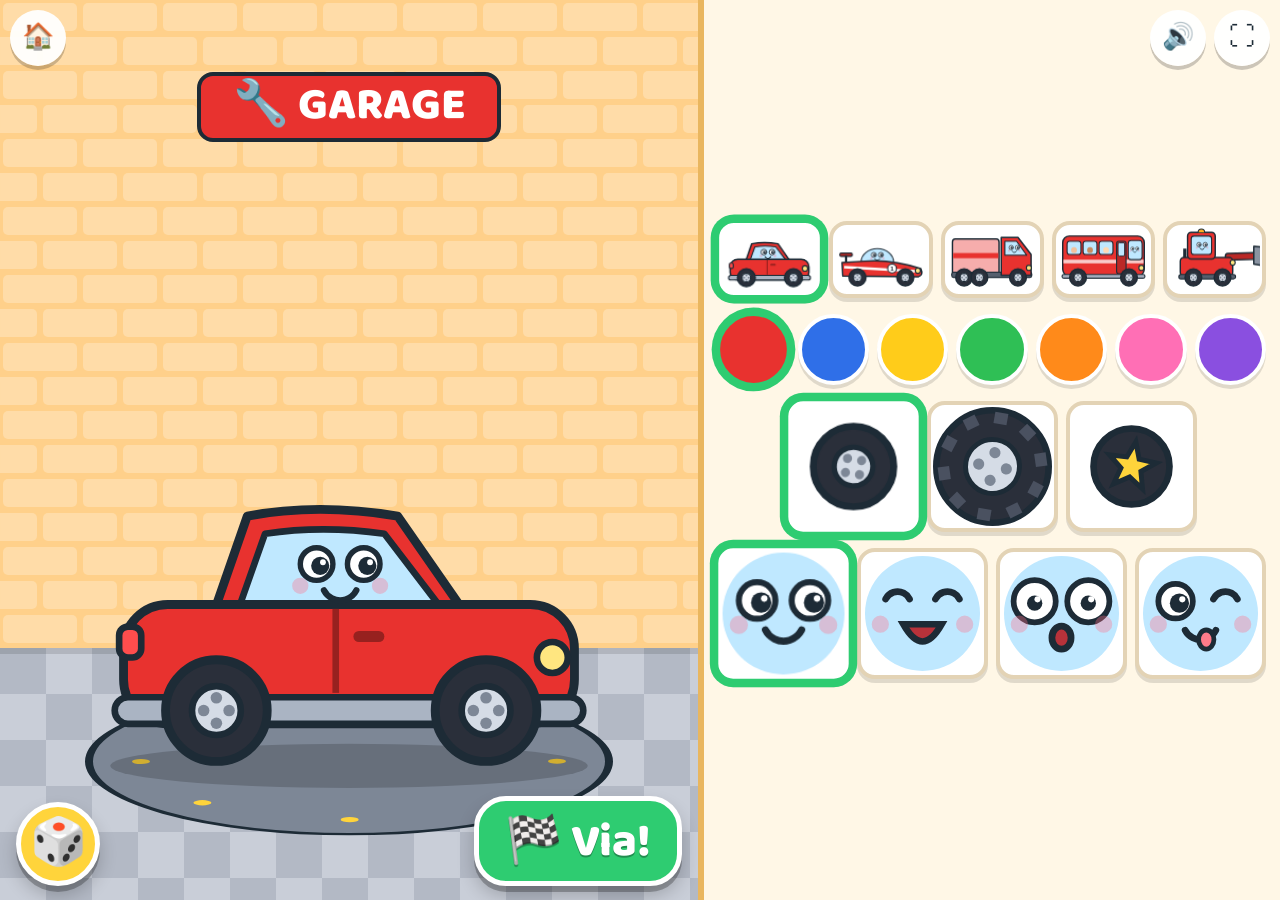
<file: brumme/garage.html>
<!doctype html>
<html lang="it">
<head>
<meta charset="utf-8">
<meta name="viewport" content="width=device-width,initial-scale=1,maximum-scale=1,user-scalable=no,viewport-fit=cover">
<meta name="mobile-web-app-capable" content="yes">
<meta name="apple-mobile-web-app-capable" content="yes">
<meta name="apple-mobile-web-app-status-bar-style" content="black-translucent">
<title>Brummè Garage</title>
<link rel="manifest" href="../manifest.webmanifest">
<link rel="icon" type="image/png" href="../icone/icona-48.png">
<link rel="apple-touch-icon" href="../icone/icona-180.png">
<script src="../app.js" defer></script>
<link rel="preconnect" href="https://fonts.googleapis.com">
<link rel="preconnect" href="https://fonts.gstatic.com" crossorigin>
<link href="https://fonts.googleapis.com/css2?family=Baloo+2:wght@600;800&display=swap" rel="stylesheet">
<link rel="stylesheet" href="comune.css">
<style>
body{background:#ffe6b8;display:grid;grid-template-columns:minmax(0,1.2fr) minmax(0,1fr);
  padding:env(safe-area-inset-top) env(safe-area-inset-right) env(safe-area-inset-bottom) env(safe-area-inset-left)}
#stageWrap{position:relative;min-height:0}
#stage{position:absolute;inset:0;width:100%;height:100%;display:block}
#panel{display:flex;flex-direction:column;justify-content:center;gap:clamp(6px,2vh,16px);padding:clamp(8px,2vh,16px) 14px;background:#fff7e6;
  border-left:6px solid #e9b65f;min-height:0}
.row{display:flex;gap:8px;justify-content:center;flex-wrap:nowrap}
.row{--n:5;--ar:1.35;--mh:15vh}
#rowColor{--n:7;--ar:1}
#rowWheels,#rowFace{--n:4;--ar:1}
.opt{flex:0 0 auto;background:#fff;border-radius:18px;border:4px solid #e3d3b5;box-shadow:0 4px 0 rgba(0,0,0,.12);
  display:flex;align-items:center;justify-content:center;padding:2px;aspect-ratio:var(--ar);
  width:min(calc((100% - (var(--n) - 1) * 8px) / var(--n)), calc(var(--mh) * var(--ar)))}
.opt canvas{width:100%;height:100%;display:block}
.opt.sw{aspect-ratio:1;border-radius:50%;border-color:#fff}
.opt.sel{border-color:#2ecc71;box-shadow:0 0 0 4px #2ecc71,0 4px 0 rgba(0,0,0,.12);transform:scale(1.06)}
.opt:active{transform:translateY(3px) scale(.96)}
#go{position:absolute;right:16px;bottom:calc(14px + env(safe-area-inset-bottom));width:auto;height:auto;border-radius:32px;padding:4px 26px 2px;font-size:clamp(30px,8vh,46px);
  font-weight:800;background:var(--go);color:#fff;text-shadow:0 2px 0 rgba(0,0,0,.3);animation:pulse 1.4s ease-in-out infinite;display:flex;gap:6px}
#dice{position:absolute;left:16px;bottom:calc(14px + env(safe-area-inset-bottom));width:clamp(64px,16vh,84px);height:clamp(64px,16vh,84px);font-size:clamp(34px,9vh,46px)}
@media (orientation:portrait){
  body{grid-template-columns:1fr;grid-template-rows:1fr auto}
  #panel{border-left:0;border-top:6px solid #e9b65f}
  .row{--mh:9vh}
}
</style>
</head>
<body>
<div id="stageWrap">
  <canvas id="stage"></canvas>
  <button class="big" id="dice" aria-label="Sorpresa">🎲</button>
  <button class="big" id="go" aria-label="Via!">🏁 Via!</button>
</div>
<div id="panel">
  <div class="row" id="rowBody"></div>
  <div class="row" id="rowColor"></div>
  <div class="row" id="rowWheels"></div>
  <div class="row" id="rowFace"></div>
</div>
<div class="bar left"><a class="round" href="index.html" aria-label="Menu">🏠</a></div>
<div class="bar right"><button class="round" id="soundBtn" aria-label="Suono">🔊</button></div>

<script src="comune.js"></script>
<script>
(function(){
'use strict';
const B = window.Brumme, $ = id => document.getElementById(id);
const car = B.save.car;
const cv = $('stage');
let t = 0, last = performance.now();
let squash = 0, squashV = 0, hop = 0, hopV = 0, happy = 0, blink = 0, arm = 0, armT = 0;
let leaving = -1, carX = 0;

/* ---------- pulsanti delle opzioni ---------- */
function makeOpt(row, cls, onTap, draw){
  const b = document.createElement('button'); b.className = 'opt ' + cls;
  const c = document.createElement('canvas'); b.appendChild(c);
  b.addEventListener('click', e => { e.stopPropagation(); onTap(); refresh(); bounce(); });
  $(row).appendChild(b);
  return { b, c, draw };
}
const opts = [];
B.BODIES.forEach(o => opts.push({ key:'body', id:o.id, ...makeOpt('rowBody', '', () => choose('body', o), (c, w, h) => {
  const cc = { ...car, body:o.id, face:'felice' };
  const s = Math.min(w / 250, h / (B.carHeight(cc) + 16));
  B.drawCar(c, cc, w / 2, h - 6, s, { noShadow:true, arm:0.5 });
}) }));
B.COLORS.forEach(o => {
  const x = makeOpt('rowColor', 'sw', () => choose('color', o), null);
  x.b.style.background = o.hex; x.b.removeChild(x.c); x.c = null;
  opts.push({ key:'color', id:o.id, ...x });
});
B.WHEELS.forEach(o => opts.push({ key:'wheels', id:o.id, ...makeOpt('rowWheels', 'sq', () => choose('wheels', o), (c, w, h) => {
  const R = o.id === 'giganti' ? 34 : 23, s = Math.min(w, h) / 2 / 36;
  c.save(); c.translate(w / 2, h / 2); c.scale(s, s); c.translate(0, 0); B.drawWheel(c, 0, R, o.id, t * 2); c.restore();
}) }));
B.FACES.forEach(o => opts.push({ key:'face', id:o.id, ...makeOpt('rowFace', 'sq', () => choose('face', o), (c, w, h) => {
  const r = Math.min(w, h) / 2 - 2;
  c.beginPath(); c.arc(w / 2, h / 2, r, 0, Math.PI * 2); c.fillStyle = '#bfe8ff'; c.fill();
  B.drawFace(c, w / 2, h / 2 - r * 0.08, r / 30, o.id, {});
}) }));

function choose(key, o){
  if (leaving >= 0) return;
  car[key] = o.id; B.persist();
  B.sfx.ding();
  if (key === 'color') B.burst(stageW / 2, stageH * 0.55, { n:30, colors:[o.hex], speed:380 });
  else B.burst(stageW / 2, stageH * 0.55, { n:16, emoji:['⭐', '✨'], size:26, speed:320 });
  if (key === 'face' && o.id === 'ride') happy = 1;
  B.say(o.nome);
}
function refresh(){
  opts.forEach(o => o.b.classList.toggle('sel', car[o.key] === o.id));
  opts.forEach(o => { if (!o.c || !o.draw) return; const { c, w, h } = B.fitCanvas(o.c); c.clearRect(0, 0, w, h); o.draw(c, w, h); });
}
function bounce(){ squashV = 7; hopV = -420; }

/* ---------- tocco sulla macchinina ---------- */
cv.addEventListener('pointerdown', () => {
  if (leaving >= 0) return;
  B.sfx.clacson(); happy = 1.1; hopV = -560; armT = 1;
  B.burst(stageW / 2, stageH * 0.45, { n:8, emoji:['🎵', '🎶'], size:30, speed:260, g:-80, life:1.2 });
});
$('dice').addEventListener('click', e => {
  e.stopPropagation(); if (leaving >= 0) return;
  Object.assign(car, B.randomCar()); B.persist(); refresh(); bounce();
  B.sfx.boing(); B.burst(stageW / 2, stageH * 0.5, { n:40, speed:450 }); B.say('Sorpresa!');
});
$('go').addEventListener('click', e => {
  e.stopPropagation(); if (leaving >= 0) return;
  leaving = 0; B.sfx.brum(); B.say('Brummè!', 200);
});

/* ---------- disegno ---------- */
let stageW = 300, stageH = 300;
function drawGarage(c, w, h){
  // muro
  c.fillStyle = '#ffd08a'; c.fillRect(0, 0, w, h);
  c.fillStyle = 'rgba(255,255,255,.25)';
  for (let y = 0; y < h * 0.72; y += 34) for (let x = (y / 34) % 2 ? -40 : 0; x < w; x += 80) { B.rr(c, x + 3, y + 3, 74, 28, 5); c.fill(); }
  // insegna
  const sw = Math.min(w * 0.5, 300), sx = w / 2 - sw / 2, sy = Math.max(74, h * 0.06);
  B.rr(c, sx, sy, sw, sw * 0.22, 14); c.fillStyle = '#e8322f'; c.fill(); c.lineWidth = 4; c.strokeStyle = B.INK; c.stroke();
  c.fillStyle = '#fff'; c.font = '800 ' + Math.round(sw * 0.15) + 'px "Baloo 2",sans-serif'; c.textAlign = 'center'; c.textBaseline = 'middle';
  c.fillText('🔧 GARAGE', w / 2, sy + sw * 0.12);
  // pavimento a scacchi
  const fy = h * 0.72;
  c.fillStyle = '#c9ced8'; c.fillRect(0, fy, w, h - fy);
  c.fillStyle = '#b3b9c5';
  const tile = 46;
  for (let y = fy, r = 0; y < h; y += tile, r++) for (let x = (r % 2) * tile; x < w; x += tile * 2) c.fillRect(x, y, tile, tile);
  c.fillStyle = 'rgba(0,0,0,.12)'; c.fillRect(0, fy, w, 6);
}

function frame(now){
  const dt = Math.min(0.05, (now - last) / 1000); last = now; t += dt;
  const { c, w, h } = B.fitCanvas(cv); stageW = w; stageH = h;
  drawGarage(c, w, h);
  // pedana girevole
  const fy = h * 0.72, cy = fy + (h - fy) * 0.45;
  c.save(); c.translate(w / 2, cy); c.scale(1, 0.28);
  c.beginPath(); c.arc(0, 0, Math.min(w * 0.42, 260), 0, Math.PI * 2); c.fillStyle = '#7d8796'; c.fill(); c.lineWidth = 8; c.strokeStyle = B.INK; c.stroke();
  c.rotate(t * 0.6); c.fillStyle = '#ffd43b';
  for (let i = 0; i < 8; i++){ c.rotate(Math.PI / 4); c.beginPath(); c.arc(Math.min(w * 0.42, 260) * 0.8, 0, 9, 0, Math.PI * 2); c.fill(); }
  c.restore();

  // fisica dei rimbalzi
  squashV += (-squash * 160 - squashV * 9) * dt; squash += squashV * dt;
  hopV += 1700 * dt; hop += hopV * dt; if (hop > 0){ hop = 0; hopV = 0; }
  happy -= dt; blink -= dt; if (blink < -3) blink = 0.14;
  if (armT > 0){ armT -= dt * 0.7; } arm = Math.sin(Math.max(0, armT) * Math.PI);

  const s = Math.min(w / 300, (cy - 60) / (B.carHeight(car) + 10)) * 0.95;
  let wheelRot = 0;
  if (leaving >= 0){
    leaving += dt;
    if (leaving < 0.9){ squash = Math.sin(leaving * 60) * 0.03; }
    else { const k = leaving - 0.9; carX = k * k * 1400; wheelRot = carX / 25; if (Math.random() < 0.5) B.burst(w / 2 + carX - 110 * s, cy - 20, { n:1, emoji:['💨'], size:34, speed:120, g:-50, life:0.8 }); }
    if (leaving > 2.1){ location.href = 'strada.html'; leaving = -99; }
  }
  B.drawCar(c, car, w / 2 + carX, cy + hop, s, { squash, happy:happy > 0, blink:blink > 0, arm, t, wheelRot });
  B.drawParts(c, dt);
  if (Math.floor(t * 4) !== Math.floor((t - dt) * 4)) opts.forEach(o => { if (o.key === 'wheels' && car.wheels === o.id){ const r = B.fitCanvas(o.c); r.c.clearRect(0, 0, r.w, r.h); o.draw(r.c, r.w, r.h); } });
  requestAnimationFrame(frame);
}
addEventListener('resize', refresh);
if (document.fonts) document.fonts.ready.then(refresh);
refresh();
requestAnimationFrame(frame);
})();
</script>
<script src="../schermo-intero.js" data-after="soundBtn"></script>
</body>
</html>
</file>
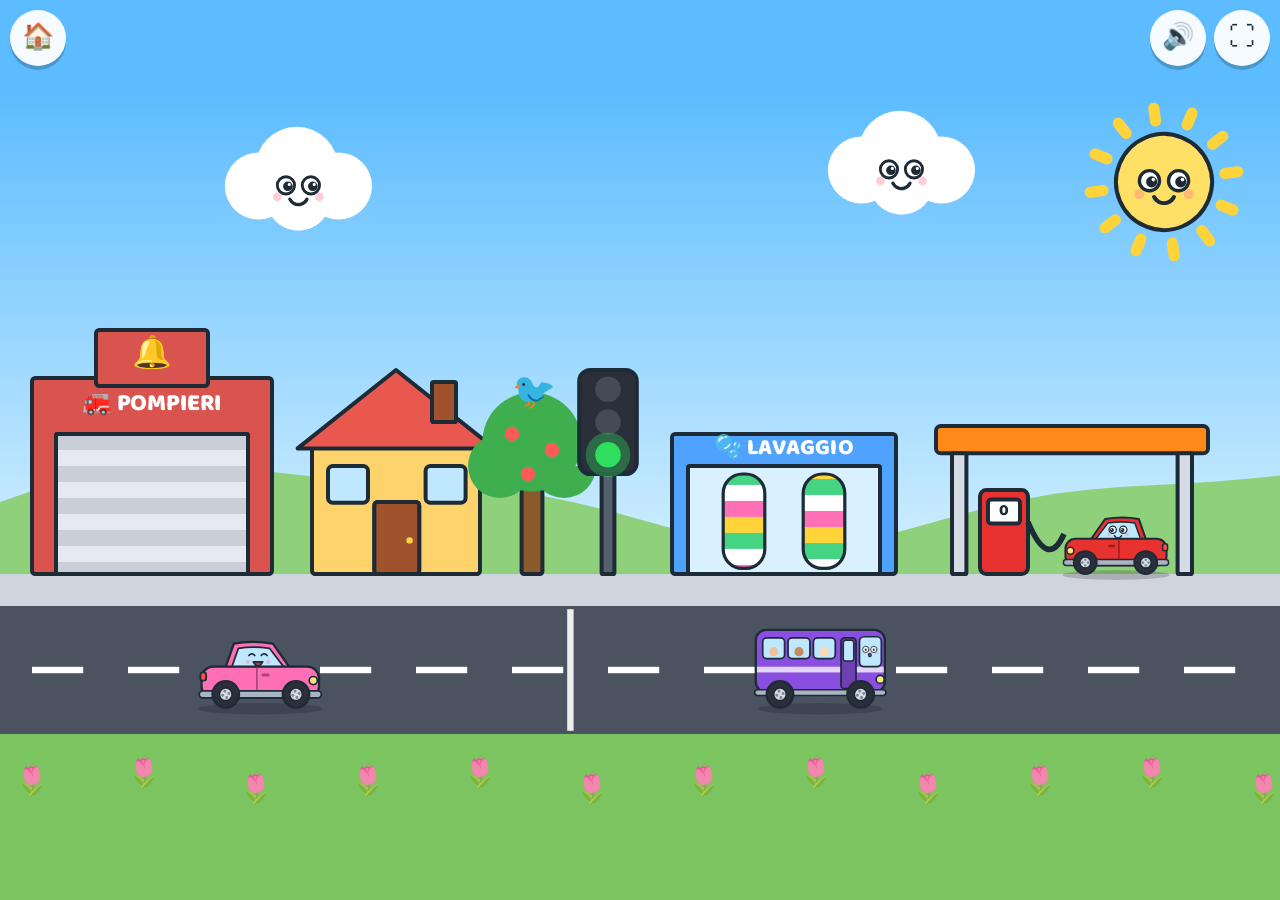
<file: brumme/paese.html>
<!doctype html>
<html lang="it">
<head>
<meta charset="utf-8">
<meta name="viewport" content="width=device-width,initial-scale=1,maximum-scale=1,user-scalable=no,viewport-fit=cover">
<meta name="mobile-web-app-capable" content="yes">
<meta name="apple-mobile-web-app-capable" content="yes">
<meta name="apple-mobile-web-app-status-bar-style" content="black-translucent">
<title>Il Paese di Brummè</title>
<link rel="manifest" href="../manifest.webmanifest">
<link rel="icon" type="image/png" href="../icone/icona-48.png">
<link rel="apple-touch-icon" href="../icone/icona-180.png">
<script src="../app.js" defer></script>
<link rel="preconnect" href="https://fonts.googleapis.com">
<link rel="preconnect" href="https://fonts.gstatic.com" crossorigin>
<link href="https://fonts.googleapis.com/css2?family=Baloo+2:wght@600;800&display=swap" rel="stylesheet">
<link rel="stylesheet" href="comune.css">
<style>
#c{position:fixed;inset:0;width:100%;height:100%;display:block}
</style>
</head>
<body data-landscape>
<canvas id="c"></canvas>
<div class="bar left"><a class="round" href="index.html" aria-label="Menu">🏠</a></div>
<div class="bar right"><button class="round" id="soundBtn" aria-label="Suono">🔊</button></div>

<script src="comune.js"></script>
<script>
(function(){
'use strict';
const B = window.Brumme, INK = B.INK, cv = document.getElementById('c');
const rand = (a, b) => a + Math.random() * (b - a);
const DW = 1600, DH = 900;          // misure "di disegno" della scena
const GROUND = 605, ROAD_Y = 772, STOP_X = 715;
let sc = 1, ox = 0, oy = 0, t = 0, last = performance.now(), idle = 0;

/* ---------- stato del paese ---------- */
const S = {
  night:false, nightK:0,
  light:'verde', lightT:0,
  fireDoor:0, fireOpen:false,
  house:{ open:0, opening:false, who:0, t:0 },
  bird:{ away:false, t:0, x:0, y:0 },
  wash:0,
  fuel:{ k:0, filling:false, hop:0, hopV:0, happy:0 },
  rain:0, rainbow:0,
  cloudX:[380, 980],
};
const cars = [];
const VISITORS = [
  { e:'🐶', say:'Bau bau!', sfx:'bau' },
  { e:'🐱', say:'Miao!', sfx:'miao' },
  { e:'👵', say:'Ciao Brummè!', sfx:'ding' },
  { e:'🐰', say:'Ciao!', sfx:'boing' },
  { e:'👶', say:'Ciao ciao!', sfx:'ding' },
];

function addCar(fire){
  const car = fire ? { body:'camion', color:'rosso', wheels:'normali', face:'felice' } : { ...B.randomCar(), body:B.pick(['auto', 'auto', 'corsa', 'camion', 'bus', 'ruspa']) };
  const c = { car, fire:!!fire, x:fire ? 190 : -260, y:fire ? GROUND : ROAD_Y, v:0, hop:0, hopV:0, happy:0, wheelRot:0, s:0.72 };
  cars.push(c); return c;
}
addCar().x = 200; addCar().x = 900;

/* ---------- le cose che si toccano ---------- */
const spots = [
  { id:'pompieri', x:40,   y:330, w:300, h:275 },
  { id:'casa',     x:380,  y:380, w:230, h:225 },
  { id:'albero',   x:610,  y:390, w:110, h:215 },
  { id:'semaforo', x:715,  y:360, w:90,  h:250 },
  { id:'lavaggio', x:830,  y:400, w:290, h:205 },
  { id:'benzina',  x:1160, y:420, w:360, h:185 },
  { id:'sole',     x:1370, y:30,  w:170, h:170 },
  { id:'nuvola0',  x:0,    y:60,  w:220, h:120, cloud:0 },
  { id:'nuvola1',  x:0,    y:40,  w:220, h:120, cloud:1 },
];
function tapSpot(id){
  switch(id){
    case 'pompieri':
      if (S.fireOpen || cars.some(c => c.fire)) { B.sfx.sirena(2); return; }
      S.fireOpen = true; B.sfx.porta(); B.say('Pompieri!');
      setTimeout(() => { const f = addCar(true); f.exit = 0; B.sfx.sirena(6); }, 900);
      setTimeout(() => { S.fireOpen = false; }, 4200);
      break;
    case 'casa':
      if (S.house.opening) return;
      S.house.opening = true; S.house.t = 0; S.house.who = (S.house.who + 1) % VISITORS.length;
      B.sfx.porta();
      setTimeout(() => { const v = VISITORS[S.house.who]; B.sfx[v.sfx](); B.say(v.say); }, 500);
      break;
    case 'albero':
      if (S.bird.away){ B.sfx.cip(); return; }
      S.bird.away = true; S.bird.t = 0; B.sfx.cip(); setTimeout(B.sfx.cip, 300); B.say('Cip cip!', 400);
      break;
    case 'semaforo':
      S.light = { verde:'giallo', giallo:'rosso', rosso:'verde' }[S.light]; S.lightT = 0;
      B.sfx.click(); B.say({ verde:'Verde! Via!', giallo:'Giallo!', rosso:'Rosso! Stop!' }[S.light]);
      break;
    case 'lavaggio':
      S.wash = 2.5; B.sfx.bolle(); setTimeout(B.sfx.bolle, 500); setTimeout(B.sfx.bolle, 1000);
      for (let i = 0; i < 3; i++) B.burst(rand(870, 1080), rand(450, 580), { n:10, bubble:true, size:16, speed:200, g:-150, life:2 });
      B.say('Bolle!');
      break;
    case 'benzina':
      if (S.fuel.filling) return;
      S.fuel.filling = true; S.fuel.k = 0; B.sfx.glu(); B.say('Facciamo il pieno!');
      break;
    case 'sole':
      S.night = !S.night; B.sfx.ding(); B.say(S.night ? 'Buonanotte!' : 'Buongiorno!');
      if (!S.night) B.sfx.cip();
      break;
    case 'nuvola0': case 'nuvola1':
      if (S.rain > 0) return;
      S.rain = 3.5; S.rainCloud = id === 'nuvola0' ? 0 : 1; B.sfx.splash(); B.say('Piove!');
      break;
  }
}

cv.addEventListener('pointerdown', e => {
  const x = (e.clientX - ox) / sc, y = (e.clientY - oy) / sc;
  idle = 0;
  // prima le macchinine sulla strada
  for (const c of cars){
    if (Math.abs(x - c.x) < 90 && y > c.y - 110 && y < c.y + 10){
      if (c.fire) B.sfx.sirena(2); else B.sfx.clacson();
      c.hopV = -480; c.happy = 1; return;
    }
  }
  for (const s of spots){
    const sx = s.cloud != null ? S.cloudX[s.cloud] - 40 : s.x;
    if (x > sx && x < sx + s.w && y > s.y && y < s.y + s.h){
      B.burst(x, y, { n:8, emoji:['✨'], size:30, speed:200, life:0.8 });
      tapSpot(s.id); return;
    }
  }
  B.sfx.click(); B.burst(x, y, { n:10, speed:220, size:9 });
});

/* ---------- disegno ---------- */
const fs = (c, fill, lw) => { c.fillStyle = fill; c.fill(); c.lineWidth = lw || 5; c.strokeStyle = INK; c.stroke(); };
const rect = (c, x, y, w, h, fill, r) => { B.rr(c, x, y, w, h, r || 4); fs(c, fill); };
const mix = (a, b, k) => {
  const pa = parseInt(a.slice(1), 16), pb = parseInt(b.slice(1), 16);
  const ch = s => [(s >> 16) & 255, (s >> 8) & 255, s & 255];
  const A = ch(pa), Bb = ch(pb);
  return 'rgb(' + A.map((v, i) => Math.round(v + (Bb[i] - v) * k)).join(',') + ')';
};
const win = (c, x, y, w, h) => rect(c, x, y, w, h, S.nightK > 0.5 ? '#ffe680' : '#bfe8ff', 6);

function drawSky(c){
  const k = S.nightK;
  const g = c.createLinearGradient(0, 0, 0, GROUND);
  g.addColorStop(0, mix('#5cbcff', '#0e1440', k)); g.addColorStop(1, mix('#d4f0ff', '#2b3570', k));
  c.fillStyle = g; c.fillRect(-2000, -2000, DW + 4000, GROUND + 2000);
  if (k > 0.05){
    c.globalAlpha = k; c.fillStyle = '#fff';
    for (let i = 0; i < 60; i++){ const sx = (i * 397) % (DW + 600) - 300, sy = (i * 151) % 480; c.beginPath(); c.arc(sx, sy, 2 + (i % 3), 0, Math.PI * 2); c.fill(); }
    c.globalAlpha = 1;
  }
  // sole o luna
  c.save(); c.translate(1455, 115);
  if (k < 0.5){
    c.rotate(t * 0.3); c.fillStyle = '#ffd43b';
    for (let i = 0; i < 12; i++){ c.rotate(Math.PI / 6); B.rr(c, 70, -7, 30, 14, 7); c.fill(); }
    c.beginPath(); c.arc(0, 0, 60, 0, Math.PI * 2); fs(c, '#ffe066');
    c.rotate(-t * 0.3); B.drawFace(c, 0, 4, 1.4, 'felice', { blink:(t % 4) < 0.15 });
  } else {
    c.beginPath(); c.arc(0, 0, 58, 0, Math.PI * 2); fs(c, '#fff6c8');
    c.beginPath(); c.arc(28, -16, 52, 0, Math.PI * 2); c.fillStyle = mix('#5cbcff', '#0e1440', k); c.fill();
    c.font = '40px sans-serif'; c.fillStyle = '#000'; c.textAlign = 'center'; c.fillText('💤', -20, -50 + Math.sin(t * 2) * 6);
  }
  c.restore();
  // arcobaleno
  if (S.rainbow > 0){
    c.save(); c.globalAlpha = Math.min(1, S.rainbow) * 0.85; c.lineWidth = 22;
    ['#ff4d4d', '#ff9a3c', '#ffe14d', '#5fd36b', '#4fa8ff', '#9a6bff'].forEach((col, i) => {
      c.beginPath(); c.arc(800, 640, 560 - i * 22, Math.PI, 0); c.strokeStyle = col; c.stroke();
    });
    c.restore();
  }
  // colline
  c.fillStyle = mix('#8fd07a', '#2c4a3a', k);
  c.beginPath(); c.moveTo(-2000, GROUND);
  for (let x = -400; x <= DW + 400; x += 40) c.lineTo(x, GROUND - 90 - Math.sin(x / 210) * 45 - Math.sin(x / 90) * 12);
  c.lineTo(DW + 2000, GROUND); c.fill();
}
function drawCloud(c, i){
  const x = S.cloudX[i], y = i ? 100 : 120;
  const raining = S.rain > 0 && S.rainCloud === i;
  c.fillStyle = raining ? '#9aa6b8' : S.nightK > 0.5 ? '#6d7aa6' : '#fff';
  c.beginPath(); c.arc(x, y, 42, 0, Math.PI * 2); c.arc(x + 48, y - 22, 52, 0, Math.PI * 2); c.arc(x + 100, y, 42, 0, Math.PI * 2); c.arc(x + 50, y + 16, 40, 0, Math.PI * 2); c.fill();
  B.drawFace(c, x + 50, y + 4, 1.2, raining ? 'stupito' : 'felice', { blink:((t + i * 2) % 5) < 0.15 });
  if (raining){
    c.strokeStyle = '#5aa9e6'; c.lineWidth = 5; c.lineCap = 'round';
    for (let k = 0; k < 14; k++){
      const dx = x - 20 + (k * 37) % 150, dy = y + 50 + ((t * 700 + k * 90) % 480);
      c.beginPath(); c.moveTo(dx, dy); c.lineTo(dx - 4, dy + 22); c.stroke();
    }
  }
}
function drawStreet(c){
  const k = S.nightK;
  c.fillStyle = mix('#7cc45f', '#2c4a3a', k); c.fillRect(-2000, GROUND, DW + 4000, DH + 2000);
  c.fillStyle = mix('#d0d4dc', '#555c70', k); c.fillRect(-2000, GROUND, DW + 4000, 40);
  c.fillStyle = mix('#4b5361', '#262a36', k); c.fillRect(-2000, GROUND + 40, DW + 4000, 160);
  c.fillStyle = '#fff';
  for (let x = -2000; x < DW + 2000; x += 120) c.fillRect(x, GROUND + 116, 64, 8);
  // linea dello stop
  c.fillStyle = 'rgba(255,255,255,.9)'; c.fillRect(STOP_X - 6, GROUND + 44, 8, 152);
  // fiori nel prato
  c.font = '34px sans-serif'; c.textAlign = 'center'; c.fillStyle = '#000';
  for (let x = 40; x < DW; x += 140) c.fillText(x % 280 ? '🌷' : '🌼', x, GROUND + 260 + (x % 3) * 10);
}

function drawFireStation(c){
  rect(c, 40, 360, 300, 245, '#d9534f');
  rect(c, 120, 300, 140, 70, '#d9534f');
  c.fillStyle = '#fff'; c.font = '800 30px "Baloo 2",sans-serif'; c.textAlign = 'center'; c.textBaseline = 'middle';
  c.fillText('🚒 POMPIERI', 190, 395);
  // porta che si alza
  rect(c, 70, 430, 240, 175, '#3a3f4b', 2);
  const up = S.fireDoor;
  c.save(); B.rr(c, 70, 430, 240, 175, 2); c.clip();
  for (let y = 430 - up * 175, i = 0; i < 9; i++, y += 20){ c.fillStyle = i % 2 ? '#e6e9ef' : '#c9ced8'; c.fillRect(70, y, 240, 20); }
  c.restore();
  c.lineWidth = 5; c.strokeStyle = INK; B.rr(c, 70, 430, 240, 175, 2); c.stroke();
  // campana
  c.font = '40px sans-serif'; c.fillStyle = '#000'; c.fillText('🔔', 190, 330 + Math.sin(t * (S.fireOpen ? 20 : 0)) * 4);
}
function drawHouse(c){
  rect(c, 390, 440, 210, 165, '#ffd36b');
  c.beginPath(); c.moveTo(372, 448); c.lineTo(495, 350); c.lineTo(618, 448); c.closePath(); fs(c, '#e8584f');
  rect(c, 540, 365, 30, 50, '#a0522d', 2);
  win(c, 410, 470, 50, 46); win(c, 532, 470, 50, 46);
  // porta
  const h = S.house, k = h.open;
  rect(c, 468, 515, 56, 90, '#3a2a20', 4);
  if (k > 0.05){
    const v = VISITORS[h.who];
    c.font = '54px sans-serif'; c.textAlign = 'center'; c.textBaseline = 'alphabetic'; c.fillStyle = '#000';
    c.globalAlpha = Math.min(1, k * 1.5); c.fillText(v.e, 496, 590 + (1 - k) * 30); c.globalAlpha = 1;
  }
  c.save(); c.translate(468, 515); c.scale(1 - k * 0.8, 1);
  rect(c, 0, 0, 56, 90, '#a0522d', 4); c.beginPath(); c.arc(44, 48, 4, 0, Math.PI * 2); c.fillStyle = '#ffd43b'; c.fill();
  c.restore();
}
function drawTree(c){
  rect(c, 652, 470, 26, 135, '#8a5a2b', 3);
  c.beginPath(); c.arc(665, 440, 62, 0, Math.PI * 2); c.arc(625, 470, 40, 0, Math.PI * 2); c.arc(705, 470, 40, 0, Math.PI * 2);
  c.fillStyle = S.nightK > 0.5 ? '#2a6a38' : '#3fae4f'; c.fill();
  c.fillStyle = '#ff5a5a'; [[640, 430], [690, 450], [660, 480]].forEach(([x, y]) => { c.beginPath(); c.arc(x, y, 9, 0, Math.PI * 2); c.fill(); });
  const b = S.bird;
  c.font = '44px sans-serif'; c.textAlign = 'center'; c.textBaseline = 'middle'; c.fillStyle = '#000';
  if (!b.away) c.fillText('🐦', 668, 382 + Math.abs(Math.sin(t * 3)) * -4);
  else { c.save(); c.translate(b.x, b.y); c.scale(-1, 1); c.fillText('🐦', 0, 0); c.restore(); }
}
function drawLight(c){
  rect(c, 752, 470, 16, 135, '#56606e', 2);
  rect(c, 724, 350, 72, 130, '#2a2f3a', 14);
  [['rosso', '#ff3b3b'], ['giallo', '#ffcc1a'], ['verde', '#2fdc5f']].forEach(([n, col], i) => {
    const on = S.light === n;
    c.beginPath(); c.arc(760, 374 + i * 41, 16, 0, Math.PI * 2);
    c.fillStyle = on ? col : '#444a56'; c.fill();
    if (on){ c.save(); c.globalAlpha = 0.35; c.beginPath(); c.arc(760, 374 + i * 41, 28, 0, Math.PI * 2); c.fill(); c.restore(); }
  });
}
function drawWash(c){
  rect(c, 840, 430, 280, 175, '#4fa3ff');
  rect(c, 860, 470, 240, 135, '#d9f1ff', 2);
  c.fillStyle = '#fff'; c.font = '800 28px "Baloo 2",sans-serif'; c.textAlign = 'center'; c.textBaseline = 'middle';
  c.fillText('🫧 LAVAGGIO', 980, 450);
  const sp = S.wash > 0 ? 9 : 0.6;
  [930, 1030].forEach((bx, i) => {
    c.save(); B.rr(c, bx - 26, 480, 52, 118, 24); c.clip();
    const cols = ['#ff6fb5', '#ffd43b', '#45d483', '#ffffff'];
    const off = (t * 60 * sp * (i ? 1 : -1)) % 80;
    for (let y = 400 + off, k = 0; y < 640; y += 20, k++){ c.fillStyle = cols[k % 4]; c.fillRect(bx - 26, y, 52, 20); }
    c.restore(); c.lineWidth = 4; c.strokeStyle = INK; B.rr(c, bx - 26, 480, 52, 118, 24); c.stroke();
  });
}
function drawGas(c){
  // tettoia
  rect(c, 1170, 420, 340, 34, '#ff8a1a', 6);
  rect(c, 1190, 454, 18, 151, '#d5dce6', 2); rect(c, 1472, 454, 18, 151, '#d5dce6', 2);
  // pompa
  rect(c, 1225, 500, 60, 105, '#e8322f', 8);
  rect(c, 1235, 512, 40, 30, '#fff', 4);
  c.fillStyle = INK; c.font = '800 20px "Baloo 2",sans-serif'; c.textAlign = 'center'; c.textBaseline = 'middle';
  c.fillText(Math.round(S.fuel.k * 99), 1255, 528);
  // tubo fino alla macchinina
  c.beginPath(); c.moveTo(1285, 540); c.quadraticCurveTo(1310, 600, 1330, 555); c.lineWidth = 7; c.strokeStyle = INK; c.stroke();
  // la macchinina di Brummè
  const f = S.fuel;
  B.drawCar(c, B.save.car, 1395, GROUND + f.hop, 0.62, { flip:true, happy:f.happy > 0, blink:(t % 3.3) < 0.14, lights:S.nightK > 0.5, t, arm:f.happy > 0 ? (Math.sin(t * 8) + 1) / 2 : 0 });
  // indicatore del pieno
  if (f.filling || f.happy > 0){
    rect(c, 1335, 380, 120, 26, '#fff', 13);
    B.rr(c, 1339, 384, 112 * f.k, 18, 9); c.fillStyle = f.k >= 1 ? '#2ecc71' : '#ffcc1a'; c.fill();
    c.font = '34px sans-serif'; c.fillStyle = '#000'; c.fillText('⛽', 1312, 394);
  }
}
function drawFireExtras(c, v){
  // scala e lampeggiante sopra il camion dei pompieri (stesse misure di drawCar)
  c.save(); c.translate(v.x, v.y + v.hop); c.scale(v.s, v.s); c.translate(0, -23);
  c.lineWidth = 5; c.strokeStyle = '#d5dce6';
  c.beginPath(); c.moveTo(-104, -112); c.lineTo(14, -112); c.moveTo(-104, -124); c.lineTo(14, -124); c.stroke();
  for (let x = -100; x <= 10; x += 16){ c.beginPath(); c.moveTo(x, -112); c.lineTo(x, -124); c.stroke(); }
  const blink = Math.floor(t * 6) % 2;
  c.beginPath(); c.arc(50, -112, 10, Math.PI, 0); c.fillStyle = blink ? '#ff3b3b' : '#3b8bff'; c.fill();
  c.globalAlpha = 0.3; c.beginPath(); c.arc(50, -114, 24, 0, Math.PI * 2); c.fill(); c.globalAlpha = 1;
  c.restore();
}

/* ---------- traffico ---------- */
let spawnT = 3;
function updateCars(dt){
  spawnT -= dt;
  if (spawnT <= 0 && cars.filter(c => !c.fire).length < 3 && !cars.some(c => c.x < -60 && !c.fire)){ addCar(); spawnT = rand(3, 6); }
  cars.sort((a, b) => a.x - b.x);
  cars.forEach((c, i) => {
    let target = c.fire ? 300 : 170;
    if (c.exit != null){
      // il camion esce dalla caserma e scende sulla strada
      c.exit += dt; c.y = GROUND + Math.min(1, c.exit / 1.2) * (ROAD_Y - GROUND); target = 120;
      if (c.exit > 1.2) c.exit = null;
    }
    const front = c.x + 100 * c.s;
    if (!c.fire && S.light !== 'verde' && front < STOP_X && front > STOP_X - 90) target = 0;
    const ahead = cars.find(o => o !== c && o.x > c.x && o.y > ROAD_Y - 20 && c.y > ROAD_Y - 20 && o.x - c.x < 210);
    if (ahead) target = Math.min(target, Math.max(0, ahead.v - 20));
    c.v += (target - c.v) * Math.min(1, dt * (target < c.v ? 6 : 1.5));
    c.x += c.v * dt; c.wheelRot += c.v * dt / (23 * c.s);
    c.hopV += 1800 * dt; c.hop += c.hopV * dt; if (c.hop > 0){ c.hop = 0; c.hopV = 0; }
    c.happy -= dt;
  });
  for (let i = cars.length - 1; i >= 0; i--) if (cars[i].x > DW + 300) cars.splice(i, 1);
}

/* ---------- manina che suggerisce dove toccare ---------- */
let hintSpot = null;
function drawHint(c){
  if (idle < 7){ hintSpot = null; return; }
  if (!hintSpot) hintSpot = B.pick(spots.filter(s => s.cloud == null));
  const x = hintSpot.x + hintSpot.w / 2, y = hintSpot.y + hintSpot.h / 2;
  c.font = '80px sans-serif'; c.textAlign = 'center'; c.textBaseline = 'middle'; c.fillStyle = '#000';
  c.fillText('👆', x + 10, y + 40 + Math.abs(Math.sin(t * 4)) * 20);
}

function frame(now){
  const dt = Math.min(0.05, (now - last) / 1000); last = now; t += dt; idle += dt;
  const r = B.fitCanvas(cv), c = r.c;
  sc = Math.min(r.w / DW, r.h / DH); ox = (r.w - DW * sc) / 2; oy = (r.h - DH * sc) / 2;

  // aggiorna
  S.nightK += ((S.night ? 1 : 0) - S.nightK) * Math.min(1, dt * 2);
  if (S.light !== 'verde'){ S.lightT += dt; if (S.lightT > 7){ S.light = 'verde'; S.lightT = 0; } }
  S.fireDoor += ((S.fireOpen ? 1 : 0) - S.fireDoor) * Math.min(1, dt * 3);
  const h = S.house; if (h.opening){ h.t += dt; h.open = h.t < 0.4 ? h.t / 0.4 : h.t < 2.8 ? 1 : Math.max(0, 1 - (h.t - 2.8) / 0.4); if (h.t > 3.3){ h.opening = false; h.open = 0; } }
  const b = S.bird; if (b.away){ b.t += dt; b.x = 668 + b.t * 260; b.y = 382 - b.t * 90 + Math.sin(b.t * 10) * 12; if (b.t > 5){ b.away = false; B.sfx.cip(); } }
  S.wash = Math.max(0, S.wash - dt);
  if (S.wash > 0 && Math.random() < 0.3) B.burst(rand(870, 1090), rand(480, 590), { n:1, bubble:true, size:rand(10, 22), speed:80, g:-120, life:2 });
  const f = S.fuel;
  if (f.filling){ f.k = Math.min(1, f.k + dt / 2.4); if (Math.random() < dt * 2.5) B.sfx.glu();
    if (f.k >= 1){ f.filling = false; f.happy = 2.2; f.hopV = -500; B.sfx.yay(); B.say('Pieno!'); B.burst(1395, 520, { n:30 }); } }
  f.hopV += 1800 * dt; f.hop += f.hopV * dt; if (f.hop > 0){ f.hop = 0; f.hopV = f.happy > 0.4 ? -360 : 0; }
  f.happy -= dt; if (f.happy <= 0 && !f.filling && f.k >= 1) f.k = 0;
  if (S.rain > 0){ S.rain -= dt; if (S.rain <= 0){ S.rainbow = 5; B.sfx.yay(); B.say('Arcobaleno!'); } }
  S.rainbow = Math.max(0, S.rainbow - dt);
  S.cloudX[0] = 300 + Math.sin(t * 0.15) * 120; S.cloudX[1] = 960 + Math.sin(t * 0.12 + 2) * 140;
  updateCars(dt);

  // disegna
  c.save(); c.translate(ox, oy); c.scale(sc, sc);
  drawSky(c); drawCloud(c, 0); drawCloud(c, 1);
  drawStreet(c);
  c.lineJoin = 'round';
  drawFireStation(c); drawHouse(c); drawTree(c); drawWash(c); drawGas(c); drawLight(c);
  cars.slice().sort((a, b) => a.y - b.y).forEach(v => {
    B.drawCar(c, v.car, v.x, v.y + v.hop, v.s, { wheelRot:v.wheelRot, happy:v.happy > 0, lights:S.nightK > 0.5, t, blink:((t + v.x * 0.01) % 4) < 0.14 });
    if (v.fire) drawFireExtras(c, v);
  });
  if (S.nightK > 0.02){ c.fillStyle = 'rgba(10,15,50,' + (S.nightK * 0.25) + ')'; c.fillRect(-2000, -2000, DW + 4000, DH + 4000); }
  B.drawParts(c, dt);
  drawHint(c);
  c.restore();
  requestAnimationFrame(frame);
}
requestAnimationFrame(frame);
})();
</script>
<script src="../schermo-intero.js" data-after="soundBtn"></script>
</body>
</html>
</file>
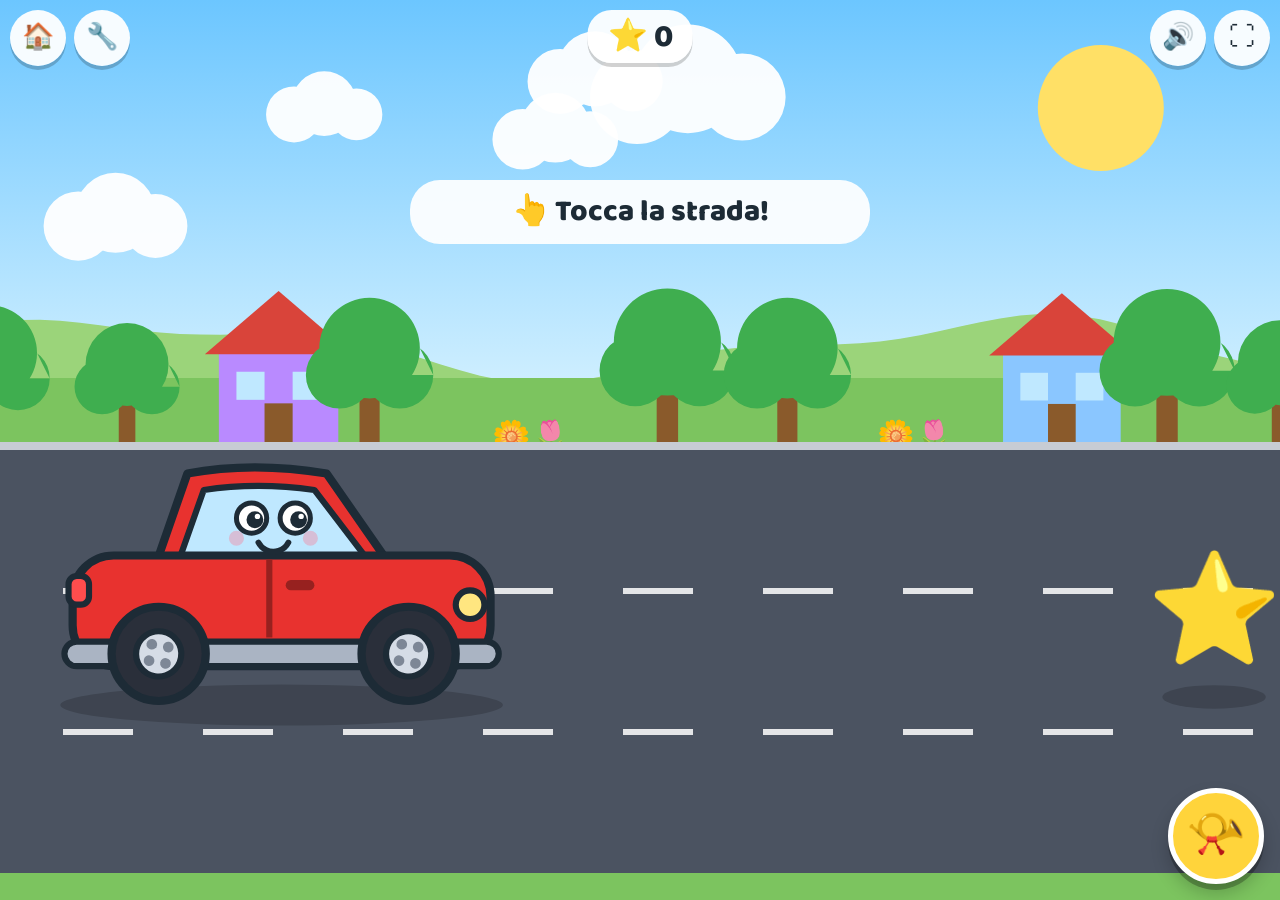
<file: brumme/strada.html>
<!doctype html>
<html lang="it">
<head>
<meta charset="utf-8">
<meta name="viewport" content="width=device-width,initial-scale=1,maximum-scale=1,user-scalable=no,viewport-fit=cover">
<meta name="mobile-web-app-capable" content="yes">
<meta name="apple-mobile-web-app-capable" content="yes">
<meta name="apple-mobile-web-app-status-bar-style" content="black-translucent">
<title>Brummè Strada</title>
<link rel="manifest" href="../manifest.webmanifest">
<link rel="icon" type="image/png" href="../icone/icona-48.png">
<link rel="apple-touch-icon" href="../icone/icona-180.png">
<script src="../app.js" defer></script>
<link rel="preconnect" href="https://fonts.googleapis.com">
<link rel="preconnect" href="https://fonts.gstatic.com" crossorigin>
<link href="https://fonts.googleapis.com/css2?family=Baloo+2:wght@600;800&display=swap" rel="stylesheet">
<link rel="stylesheet" href="comune.css">
<style>
#c{position:fixed;inset:0;width:100%;height:100%;display:block}
#score{position:fixed;top:calc(10px + env(safe-area-inset-top));left:50%;transform:translateX(-50%);background:var(--card);border-radius:24px;
  padding:2px 20px 0;font-size:32px;font-weight:800;box-shadow:0 4px 0 rgba(0,0,0,.18);z-index:10}
#score.bump{animation:pulse .35s}
#horn{position:fixed;right:calc(16px + env(safe-area-inset-right));bottom:calc(16px + env(safe-area-inset-bottom));z-index:10}
</style>
</head>
<body data-landscape>
<canvas id="c"></canvas>
<div id="score">⭐ <span id="nStars">0</span></div>
<button class="big" id="horn" aria-label="Clacson">📯</button>
<div class="bar left"><a class="round" href="index.html" aria-label="Menu">🏠</a><a class="round" href="garage.html" aria-label="Garage">🔧</a></div>
<div class="bar right"><button class="round" id="soundBtn" aria-label="Suono">🔊</button></div>

<script src="comune.js"></script>
<script>
(function(){
'use strict';
const B = window.Brumme, $ = id => document.getElementById(id);
const car = B.save.car, cv = $('c');
const rand = (a, b) => a + Math.random() * (b - a);

let W = 800, H = 600, roadTop = 0, roadBot = 0, laneH = 0, carS = 1;
let t = 0, last = performance.now(), dist = 0;
let lane = 1, laneY = 1, hop = 0, hopV = 0, squash = 0, squashV = 0, happy = 0, blink = 0, wheelRot = 0;
let items = [], spawnT = 1, events = [], nextEvent = 9, eventIdx = 0, washT = 0, inWash = false, wasInTunnel = false;
let clouds = [], deco = [];
let started = false;
$('nStars').textContent = B.save.stars;

function layout(){
  roadTop = H * 0.5; roadBot = H * 0.97; laneH = (roadBot - roadTop) / 3;
  carS = laneH * 1.7 / B.carHeight(car);
}
const laneGround = l => roadTop + laneH * (l + 0.78);
const speed = () => W * 0.38;

/* ---------- comandi ---------- */
function setLane(l){
  l = Math.max(0, Math.min(2, l));
  if (l !== lane){ lane = l; B.sfx.whoosh(); squashV = 4; }
}
cv.addEventListener('pointerdown', e => {
  started = true;
  const y = e.clientY, carX = W * 0.22, cy = laneGround(laneY);
  // tocco sulla macchinina = clacson
  if (Math.abs(e.clientX - carX) < 110 * carS && y > cy - B.carHeight(car) * carS && y < cy + 10){ honk(); return; }
  if (y < roadTop) setLane(lane - 1);
  else if (y > roadBot) setLane(lane + 1);
  else setLane(Math.floor((y - roadTop) / laneH));
});
function honk(){
  B.sfx.clacson(); happy = 1; hopV = -500;
  B.burst(W * 0.22, laneGround(laneY) - B.carHeight(car) * carS, { n:6, emoji:['🎵', '🎶'], size:30, speed:220, g:-60, life:1.1 });
}
$('horn').addEventListener('pointerdown', e => { e.stopPropagation(); started = true; honk(); });

/* ---------- oggetti sulla strada ---------- */
const GOODIES = ['⭐', '⭐', '⭐', '🎈', '🍎', '🍌', '🍓', '🍒', '🍦'];
function spawn(){
  const l = Math.floor(Math.random() * 3);
  const r = Math.random();
  const kind = r < 0.78 ? 'goody' : r < 0.9 ? 'cono' : 'pozza';
  items.push({ kind, lane:l, x:W + 80, e:B.pick(GOODIES), phase:rand(0, 6), hit:false, vy:0, y:0, rot:0, vr:0 });
}
function collect(it){
  it.hit = true;
  const x = it.x, y = laneGround(it.lane) - laneH * 0.7;
  if (it.kind === 'goody'){
    B.sfx.pop(); B.burst(x, y, { n:14, speed:300 });
    B.burst(x, y, { n:4, emoji:[it.e], size:28, speed:250, life:0.9 });
    B.save.stars++; B.persist(); $('nStars').textContent = B.save.stars;
    const sc = $('score'); sc.classList.remove('bump'); void sc.offsetWidth; sc.classList.add('bump');
    if (B.save.stars % 10 === 0){
      B.sfx.yay(); happy = 2; B.say(B.pick(['Bravo!', 'Evviva!', 'Bravissimo!', 'Che forte!']), 500);
      for (let i = 0; i < 4; i++) B.burst(rand(W * 0.2, W * 0.8), rand(H * 0.1, H * 0.4), { n:30, speed:400 });
    }
  } else if (it.kind === 'cono'){
    B.sfx.boing(); hopV = -700; happy = 0.8; it.vy = -900; it.vr = rand(8, 14);
  } else {
    B.sfx.splash(); squashV = 6;
    B.burst(x, laneGround(it.lane), { n:22, colors:['#7cc8ff', '#b8e4ff', '#4aa8f0'], speed:380, up:true, size:9 });
  }
}

/* ---------- posti speciali: galleria, ponte, autolavaggio ---------- */
const EVENTS = ['galleria', 'ponte', 'lavaggio'];
// per provare: strada.html#ponte
if (EVENTS.includes(location.hash.slice(1))){ eventIdx = EVENTS.indexOf(location.hash.slice(1)); nextEvent = 1.5; }
function startEvent(){
  const type = EVENTS[eventIdx++ % EVENTS.length];
  const len = type === 'lavaggio' ? Math.max(260, W * 0.32) : W * 1.5;
  events.push({ type, x:W + 40, len, said:false, done:false });
}

/* ---------- scenario ---------- */
function initScenery(){
  clouds = []; for (let i = 0; i < 5; i++) clouds.push({ x:rand(0, W), y:rand(H * 0.06, H * 0.26), s:rand(0.7, 1.3) });
  deco = []; for (let x = 0; x < W + 300; x += rand(90, 170)) deco.push(newDeco(x));
}
function newDeco(x){ return { x, k:B.pick(['albero', 'albero', 'casa', 'fiori', 'albero']), col:B.pick(['#ff8a8a', '#8ac6ff', '#ffd36b', '#b98aff']), s:rand(0.85, 1.2) }; }
function drawTree(c, x, y, s){
  c.fillStyle = '#8a5a2b'; c.fillRect(x - 6 * s, y - 40 * s, 12 * s, 40 * s);
  c.fillStyle = '#3fae4f'; c.beginPath(); c.arc(x, y - 56 * s, 30 * s, 0, Math.PI * 2); c.arc(x - 18 * s, y - 40 * s, 20 * s, 0, Math.PI * 2); c.arc(x + 18 * s, y - 40 * s, 20 * s, 0, Math.PI * 2); c.fill();
}
function drawHouse(c, x, y, s, col){
  c.fillStyle = col; c.fillRect(x - 34 * s, y - 52 * s, 68 * s, 52 * s);
  c.fillStyle = '#d9443a'; c.beginPath(); c.moveTo(x - 42 * s, y - 50 * s); c.lineTo(x, y - 86 * s); c.lineTo(x + 42 * s, y - 50 * s); c.fill();
  c.fillStyle = '#bfe8ff'; c.fillRect(x - 24 * s, y - 40 * s, 16 * s, 16 * s); c.fillRect(x + 8 * s, y - 40 * s, 16 * s, 16 * s);
  c.fillStyle = '#8a5a2b'; c.fillRect(x - 8 * s, y - 22 * s, 16 * s, 22 * s);
}
function drawCloud(c, x, y, s){
  c.fillStyle = 'rgba(255,255,255,.95)'; c.beginPath();
  c.arc(x, y, 26 * s, 0, Math.PI * 2); c.arc(x + 28 * s, y - 10 * s, 30 * s, 0, Math.PI * 2); c.arc(x + 58 * s, y, 24 * s, 0, Math.PI * 2); c.fill();
}
function drawCone(c, x, y, s, rot){
  c.save(); c.translate(x, y); c.rotate(rot || 0); c.scale(s, s);
  c.beginPath(); c.moveTo(-22, 0); c.lineTo(-7, -56); c.lineTo(7, -56); c.lineTo(22, 0); c.closePath();
  c.fillStyle = '#ff7a1a'; c.fill(); c.lineWidth = 3; c.strokeStyle = B.INK; c.stroke();
  c.fillStyle = '#fff'; c.fillRect(-13, -36, 26, 9);
  B.rr(c, -28, -4, 56, 8, 3); c.fillStyle = '#ff7a1a'; c.fill(); c.stroke();
  c.restore();
}

function drawBackground(c, scroll){
  const hz = H * 0.42;
  const sky = c.createLinearGradient(0, 0, 0, hz); sky.addColorStop(0, '#6cc6ff'); sky.addColorStop(1, '#cdeeff');
  c.fillStyle = sky; c.fillRect(0, 0, W, hz + 2);
  c.fillStyle = '#ffe066'; c.beginPath(); c.arc(W * 0.86, H * 0.12, H * 0.07, 0, Math.PI * 2); c.fill();
  clouds.forEach(cl => drawCloud(c, cl.x, cl.y, cl.s * H / 600));
  // colline (lontane, lente)
  c.fillStyle = '#9bd47a';
  c.beginPath(); c.moveTo(0, hz + 10);
  for (let x = 0; x <= W + 20; x += 20) c.lineTo(x, hz - 30 - Math.sin((x + scroll * 0.15) / 140) * 26 - Math.sin((x + scroll * 0.15) / 57) * 10);
  c.lineTo(W, hz + 10); c.fill();
  c.fillStyle = '#7cc45f'; c.fillRect(0, hz, W, roadTop - hz);
  deco.forEach(d => {
    if (events.some(ev => ev.type === 'ponte' && d.x > ev.x - 40 && d.x < ev.x + ev.len + 40)) return;
    const y = roadTop - 8, s = d.s * H / 600;
    if (d.k === 'albero') drawTree(c, d.x, y, s);
    else if (d.k === 'casa') drawHouse(c, d.x, y, s, d.col);
    else { c.fillStyle = '#000'; c.font = 22 * s + 'px sans-serif'; c.textAlign = 'center'; c.fillText('🌼🌷', d.x, y - 4); }
  });
}
function drawRoad(c, scroll){
  c.fillStyle = '#c7ccd4'; c.fillRect(0, roadTop - 8, W, 8);
  c.fillStyle = '#4b5361'; c.fillRect(0, roadTop, W, roadBot - roadTop);
  c.fillStyle = '#7cc45f'; c.fillRect(0, roadBot, W, H - roadBot);
  c.fillStyle = 'rgba(255,255,255,.85)';
  const dash = 70, off = scroll % (dash * 2);
  for (let l = 1; l < 3; l++){ const y = roadTop + laneH * l - 3; for (let x = -off; x < W; x += dash * 2) c.fillRect(x, y, dash, 6); }
}

function drawEventBack(c, ev){
  const x0 = ev.x, x1 = ev.x + ev.len;
  if (x1 < -50 || x0 > W + 50) return;
  if (ev.type === 'ponte'){
    // fiume sotto e dietro
    c.fillStyle = '#3fa7e8'; c.fillRect(x0, H * 0.42, ev.len, roadTop - H * 0.42);
    c.fillRect(x0, roadBot, ev.len, H - roadBot);
    c.strokeStyle = 'rgba(255,255,255,.7)'; c.lineWidth = 3;
    for (let x = x0 + 20; x < x1 - 20; x += 60){ c.beginPath(); c.arc(x + Math.sin(t * 2 + x) * 6, H * 0.47 + (x % 3) * 12, 10, Math.PI * 1.1, Math.PI * 1.9); c.stroke(); }
    c.fillStyle = '#000'; c.font = H * 0.08 + 'px sans-serif'; c.textAlign = 'center';
    c.fillText('⛵', x0 + ev.len * 0.4, H * 0.47);
    const fx = x0 + ev.len * 0.7, jump = Math.max(0, Math.sin(t * 2.5)) * H * 0.07;
    c.fillText('🐟', fx, roadTop - 4 - jump);
  }
  if (ev.type === 'galleria'){
    // montagna
    c.fillStyle = '#8c7a6b';
    c.beginPath(); c.moveTo(x0 - 60, roadTop); c.quadraticCurveTo(x0 + ev.len * 0.1, H * 0.02, x0 + ev.len * 0.5, H * 0.06);
    c.quadraticCurveTo(x1 - ev.len * 0.1, H * 0.02, x1 + 60, roadTop); c.fill();
    c.fillStyle = '#fff'; c.beginPath(); c.moveTo(x0 + ev.len * 0.38, H * 0.1); c.lineTo(x0 + ev.len * 0.5, H * 0.06); c.lineTo(x0 + ev.len * 0.62, H * 0.1); c.fill();
  }
}
function drawEventFront(c, ev){
  const x0 = ev.x, x1 = ev.x + ev.len;
  if (x1 < -50 || x0 > W + 50) return;
  if (ev.type === 'galleria'){
    // dentro è buio
    c.fillStyle = 'rgba(20,22,40,.82)'; c.fillRect(x0, roadTop - laneH * 1.4, ev.len, roadBot - roadTop + laneH * 1.4);
    for (let x = x0 + 40; x < x1; x += 120){ c.fillStyle = '#ffe680'; c.beginPath(); c.arc(x, roadTop - laneH * 1.25, 7, 0, Math.PI * 2); c.fill(); }
    // archi d'ingresso
    c.fillStyle = '#6e5f53';
    c.fillRect(x0 - 26, roadTop - laneH * 1.6, 30, roadBot - roadTop + laneH * 1.6);
    c.fillRect(x1 - 4, roadTop - laneH * 1.6, 30, roadBot - roadTop + laneH * 1.6);
  }
  if (ev.type === 'ponte'){
    c.fillStyle = '#c0392b';
    [roadTop - 6, roadBot + 4].forEach(y => {
      c.fillRect(x0, y - 18, ev.len, 6);
      for (let x = x0; x <= x1; x += 40) c.fillRect(x, y - 18, 6, 22);
    });
  }
  if (ev.type === 'lavaggio'){
    const top = roadTop - laneH * 1.5;
    c.fillStyle = '#4fa3ff'; c.fillRect(x0, top, ev.len, 28); c.lineWidth = 4; c.strokeStyle = B.INK; c.strokeRect(x0, top, ev.len, 28);
    c.fillStyle = '#fff'; c.font = '800 22px "Baloo 2",sans-serif'; c.textAlign = 'center'; c.textBaseline = 'middle';
    c.fillText('🫧 LAVAGGIO 🫧', x0 + ev.len / 2, top + 15);
    c.fillStyle = '#4fa3ff'; c.fillRect(x0, top, 18, roadBot - top); c.fillRect(x1 - 18, top, 18, roadBot - top);
    // spazzoloni che girano (un po' trasparenti, per vedere la macchinina)
    const bh = roadBot - top - 40;
    [x0 + ev.len * 0.3, x0 + ev.len * 0.7].forEach((bx, i) => {
      c.save(); c.globalAlpha = 0.55; B.rr(c, bx - 22, top + 30, 44, bh, 20); c.clip();
      const cols = ['#ff6fb5', '#ffd43b', '#45d483', '#4fc3ff'], st = 22, off = (t * 160 * (i ? 1 : -1)) % (st * 4);
      for (let y = top + 30 - st * 4 + off, k = 0; y < top + 30 + bh + st * 4; y += st, k++){ c.fillStyle = cols[((k % 4) + 4) % 4]; c.fillRect(bx - 22, y, 44, st); }
      c.restore();
    });
  }
}

/* ---------- ciclo principale ---------- */
function frame(now){
  const dt = Math.min(0.05, (now - last) / 1000); last = now; t += dt;
  const r = B.fitCanvas(cv), c = r.c;
  if (r.w !== W || r.h !== H){ W = r.w; H = r.h; layout(); if (!deco.length) initScenery(); }
  const v = speed(), dx = v * dt; dist += dx;
  const carX = W * 0.22;

  // movimento di tutto
  clouds.forEach(cl => { cl.x -= dx * 0.05; if (cl.x < -120) { cl.x = W + 40; cl.y = rand(H * 0.06, H * 0.26); } });
  deco.forEach(d => d.x -= dx * 0.6);
  deco = deco.filter(d => d.x > -80);
  while (!deco.length || deco[deco.length - 1].x < W + 80) deco.push(newDeco((deco.length ? deco[deco.length - 1].x : W) + rand(90, 170)));
  items.forEach(it => { it.x -= dx; if (it.hit && it.kind === 'cono'){ it.vy += 2200 * dt; it.y += it.vy * dt; it.rot += it.vr * dt; it.x += dx * 0.3; } });
  items = items.filter(it => it.x > -100 && it.y < H);
  events.forEach(ev => ev.x -= dx);
  events = events.filter(ev => ev.x + ev.len > -100);

  spawnT -= dt;
  const busy = events.some(ev => ev.type === 'lavaggio' && ev.x < W + 60 && ev.x + ev.len > carX - 100);
  if (spawnT <= 0){ spawnT = rand(0.7, 1.3); if (!busy) spawn(); }
  nextEvent -= dt;
  if (nextEvent <= 0 && !events.length){ startEvent(); nextEvent = rand(14, 20); }

  // macchinina
  laneY += (lane - laneY) * Math.min(1, dt * 9);
  hopV += 2400 * dt; hop += hopV * dt; if (hop > 0){ hop = 0; if (hopV > 300){ squashV = 5; } hopV = 0; }
  squashV += (-squash * 160 - squashV * 9) * dt; squash += squashV * dt;
  happy -= dt; blink -= dt; if (blink < -3) blink = 0.14;
  wheelRot += dx / (23 * carS);

  // urti
  items.forEach(it => {
    if (it.hit) return;
    if (Math.abs(it.x - carX) < 95 * carS && Math.abs(it.lane - laneY) < 0.5 && hop > -60) collect(it);
  });

  // posti speciali
  let inTunnel = false; inWash = false;
  events.forEach(ev => {
    const inside = carX > ev.x && carX < ev.x + ev.len;
    if (ev.type === 'galleria' && inside) inTunnel = true;
    if (ev.type === 'lavaggio' && inside) inWash = true;
    if (inside && !ev.said){
      ev.said = true;
      if (ev.type === 'galleria'){ B.say('Galleria! Uuuh!'); }
      if (ev.type === 'ponte'){ B.say('Il ponte!'); }
      if (ev.type === 'lavaggio'){ B.say('Autolavaggio!'); }
    }
    if (ev.type === 'lavaggio' && !ev.done && carX > ev.x + ev.len){
      ev.done = true; B.sfx.ding(); happy = 1.5;
      B.burst(carX, laneGround(laneY) - B.carHeight(car) * carS * 0.5, { n:18, emoji:['✨', '⭐'], size:30, speed:300 });
      B.say('Che pulita!', 200);
    }
  });
  if (inWash){
    washT -= dt;
    if (washT <= 0){ washT = 0.35; B.sfx.bolle(); }
    if (Math.random() < 0.6) B.burst(carX + rand(-80, 80) * carS, laneGround(laneY) - rand(20, 120) * carS, { n:1, bubble:true, size:rand(8, 18), speed:60, g:-120, life:1.6 });
  }
  if (inTunnel && !wasInTunnel) B.sfx.whoosh();
  wasInTunnel = inTunnel;

  // disegno
  drawBackground(c, dist);
  events.forEach(ev => drawEventBack(c, ev));
  drawRoad(c, dist);
  events.forEach(ev => { if (ev.type !== 'lavaggio') drawEventFront(c, ev); });

  // oggetti e macchinina in ordine di corsia (dietro → davanti)
  const draws = items.map(it => ({ y:it.lane, f:() => drawItem(c, it) }));
  draws.push({ y:laneY + 0.01, f:() => {
    B.drawCar(c, car, carX, laneGround(laneY) + hop, carS, { wheelRot, squash, happy:happy > 0, blink:blink > 0, lights:inTunnel, t, arm:(Math.sin(t * 3) + 1) / 2 * 0.4 });
  } });
  draws.sort((a, b) => a.y - b.y).forEach(d => d.f());
  events.forEach(ev => { if (ev.type === 'lavaggio') drawEventFront(c, ev); });
  B.drawParts(c, dt);
  if (!started){
    c.fillStyle = 'rgba(255,255,255,.92)'; const tw = Math.min(W * 0.7, 460);
    B.rr(c, W / 2 - tw / 2, H * 0.2, tw, 64, 30); c.fill();
    c.fillStyle = B.INK; c.font = '800 30px "Baloo 2",sans-serif'; c.textAlign = 'center'; c.textBaseline = 'middle';
    c.fillText('👆 Tocca la strada!', W / 2, H * 0.2 + 34 + Math.sin(t * 5) * 3);
  }
  requestAnimationFrame(frame);
}
function drawItem(c, it){
  const gy = laneGround(it.lane), s = laneH / 60;
  if (it.kind === 'cono'){ drawCone(c, it.x, gy + it.y, s * 0.9, it.rot); return; }
  if (it.kind === 'pozza'){
    if (it.hit) return;
    c.beginPath(); c.ellipse(it.x, gy - 6 * s, 50 * s, 11 * s, 0, 0, Math.PI * 2); c.fillStyle = '#5aa9e6'; c.fill();
    c.beginPath(); c.ellipse(it.x - 12 * s, gy - 9 * s, 16 * s, 3 * s, 0, 0, Math.PI * 2); c.fillStyle = 'rgba(255,255,255,.6)'; c.fill();
    return;
  }
  if (it.hit) return;
  const bob = Math.sin(t * 4 + it.phase) * 6 * s;
  c.beginPath(); c.ellipse(it.x, gy - 4, 22 * s, 5 * s, 0, 0, Math.PI * 2); c.fillStyle = 'rgba(0,0,0,.18)'; c.fill();
  c.fillStyle = '#000'; c.font = Math.round(46 * s) + 'px sans-serif'; c.textAlign = 'center'; c.textBaseline = 'middle';
  c.fillText(it.e, it.x, gy - 42 * s + bob);
}
requestAnimationFrame(frame);
setTimeout(() => B.say('Brummè! Tocca la strada!'), 600);
})();
</script>
<script src="../schermo-intero.js" data-after="soundBtn"></script>
</body>
</html>
</file>
<file: brumme/comune.css>
/* Brummè — stile comune */
:root{ --ink:#1d2b36; --card:rgba(255,255,255,.94); --go:#2ecc71; --font:'Baloo 2','Trebuchet MS',system-ui,sans-serif; }
*{box-sizing:border-box;-webkit-tap-highlight-color:transparent}
html,body{margin:0;height:100%;overflow:hidden;font-family:var(--font);color:var(--ink);background:#8fd3ff;
  user-select:none;-webkit-user-select:none;-webkit-touch-callout:none;touch-action:none}
body{height:100vh;height:100dvh}
button{font-family:inherit;cursor:pointer;border:0;color:var(--ink);padding:0}
.hidden{display:none!important}

/* pulsanti tondi in alto */
.bar{position:fixed;top:calc(10px + env(safe-area-inset-top));display:flex;gap:8px;z-index:20}
.bar.left{left:calc(10px + env(safe-area-inset-left))}
.bar.right{right:calc(10px + env(safe-area-inset-right))}
.round{width:56px;height:56px;border-radius:50%;background:var(--card);font-size:26px;box-shadow:0 4px 0 rgba(0,0,0,.2);
  display:flex;align-items:center;justify-content:center;text-decoration:none;color:var(--ink)}
.round:active{transform:translateY(3px);box-shadow:0 1px 0 rgba(0,0,0,.2)}

/* pulsante grande (clacson, via!) */
.big{width:96px;height:96px;border-radius:50%;font-size:48px;background:#ffd43b;border:5px solid #fff;
  box-shadow:0 6px 0 rgba(0,0,0,.25),0 10px 18px rgba(0,0,0,.2);display:flex;align-items:center;justify-content:center}
.big:active{transform:translateY(4px) scale(.96);box-shadow:0 2px 0 rgba(0,0,0,.25)}

/* telefono in verticale: chiede di girarlo */
#rotate{position:fixed;inset:0;z-index:100;display:none;flex-direction:column;align-items:center;justify-content:center;gap:10px;
  background:linear-gradient(#8fd3ff,#d9f1ff);font-size:34px;font-weight:800;text-align:center}
#rotate .phone{font-size:110px;animation:turn 2s ease-in-out infinite}
@keyframes turn{0%,20%{transform:rotate(0)}50%,80%{transform:rotate(-90deg)}100%{transform:rotate(0)}}
@media (orientation:portrait) and (pointer:coarse){ #rotate{display:flex} }

@keyframes pulse{50%{transform:scale(1.08)}}
@keyframes wiggle{25%{transform:rotate(-4deg)}75%{transform:rotate(4deg)}}
</file>
